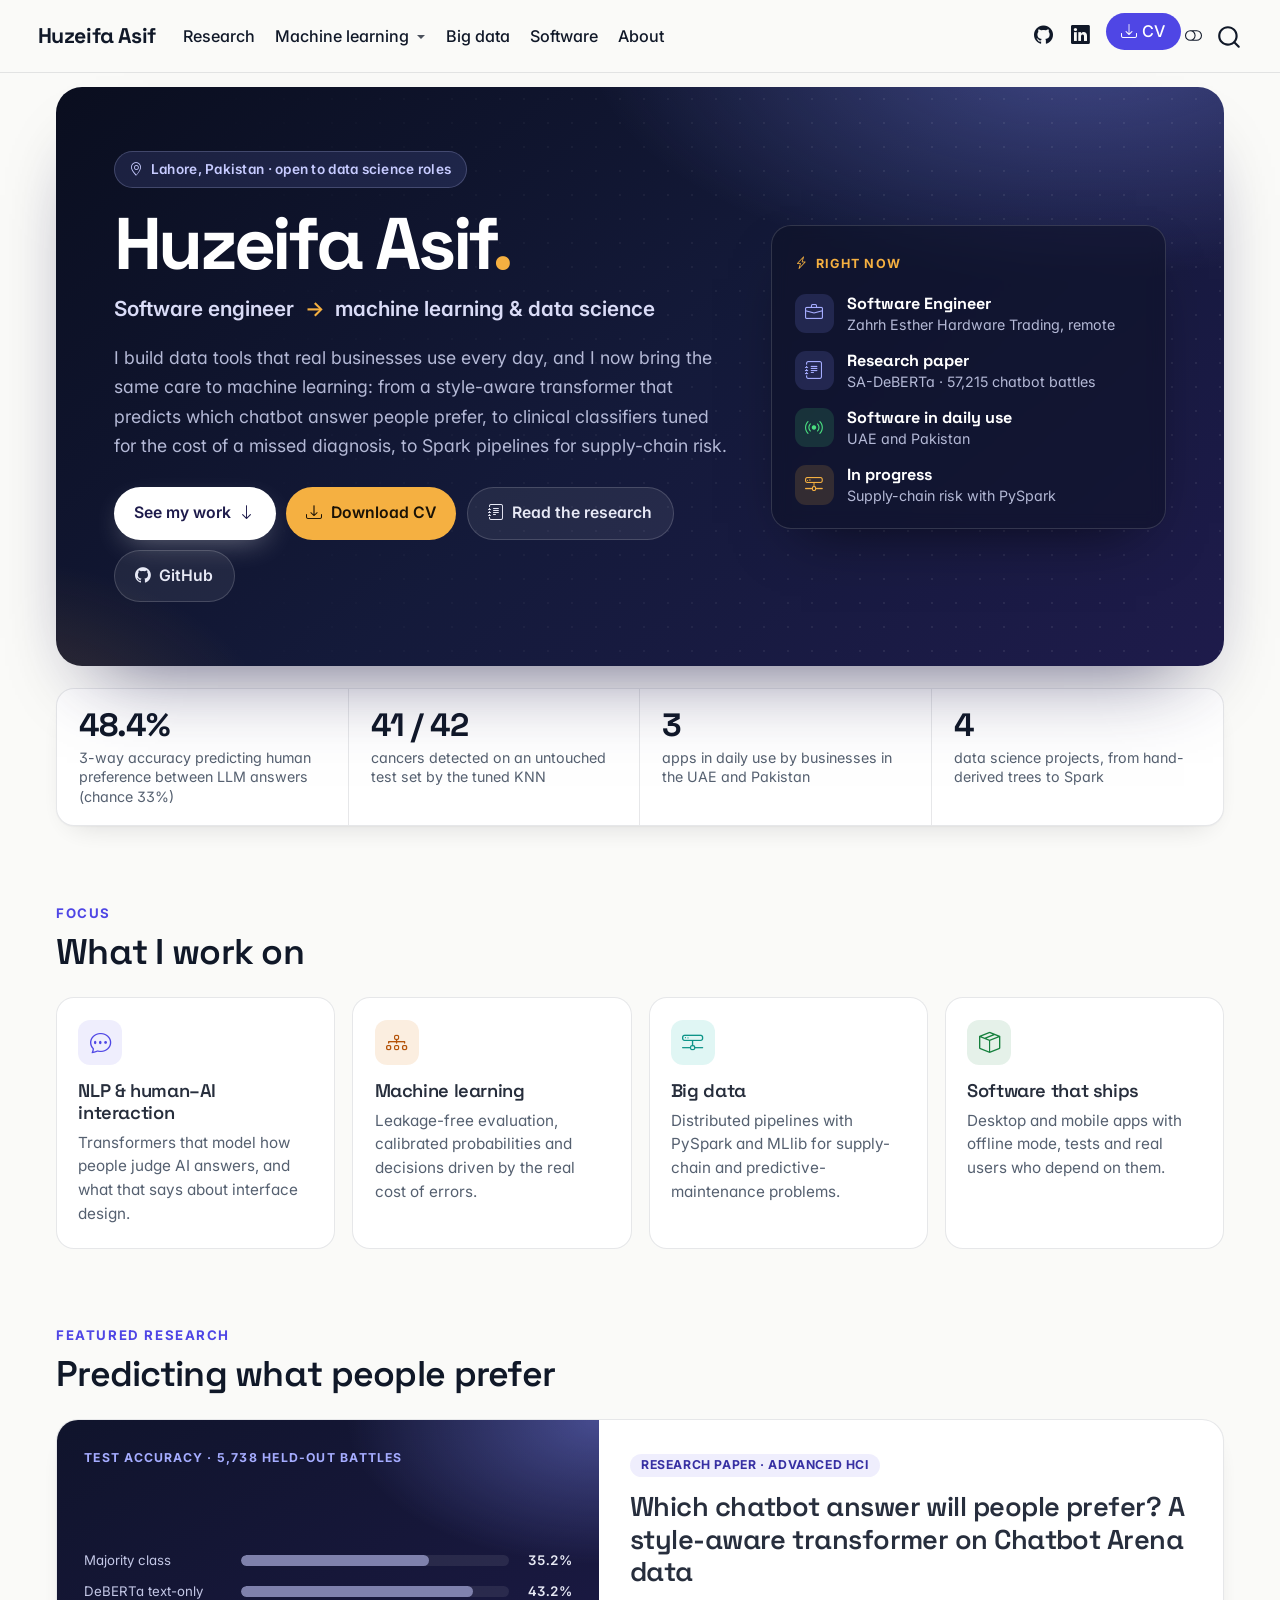
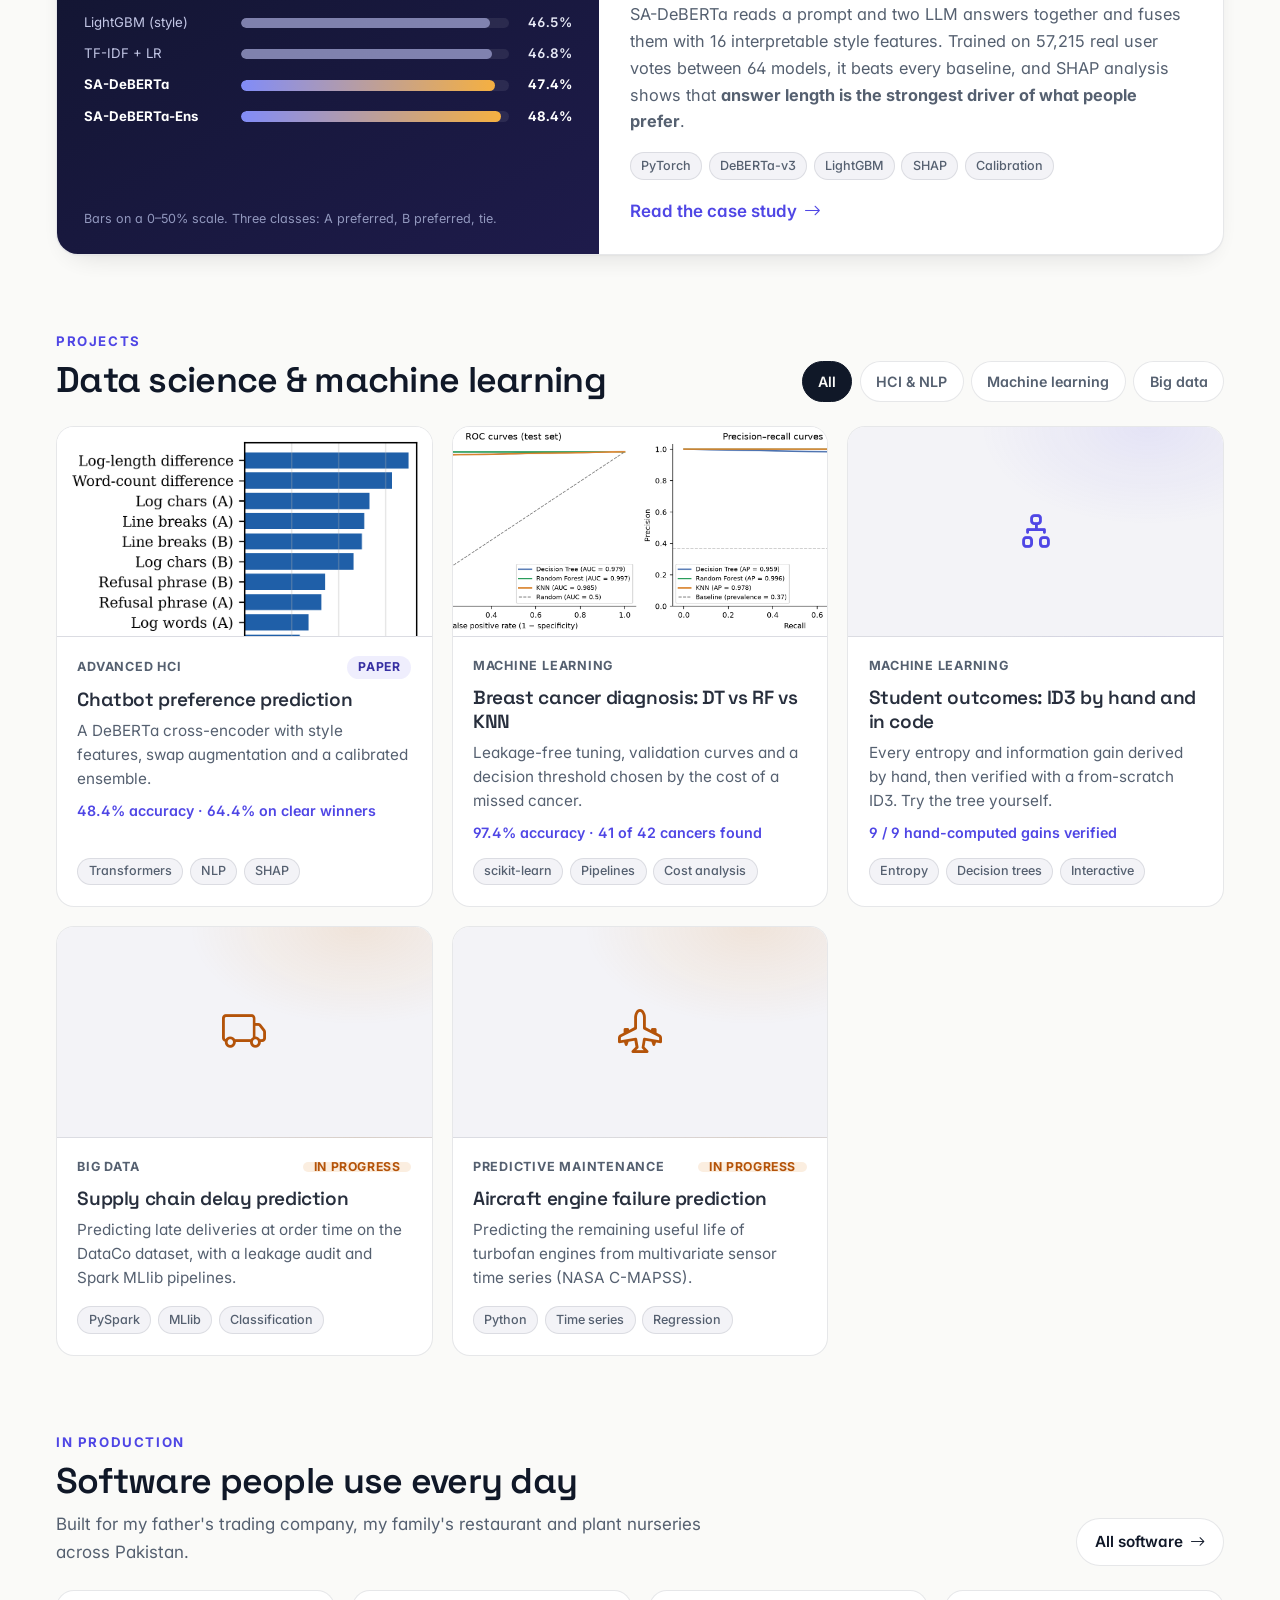
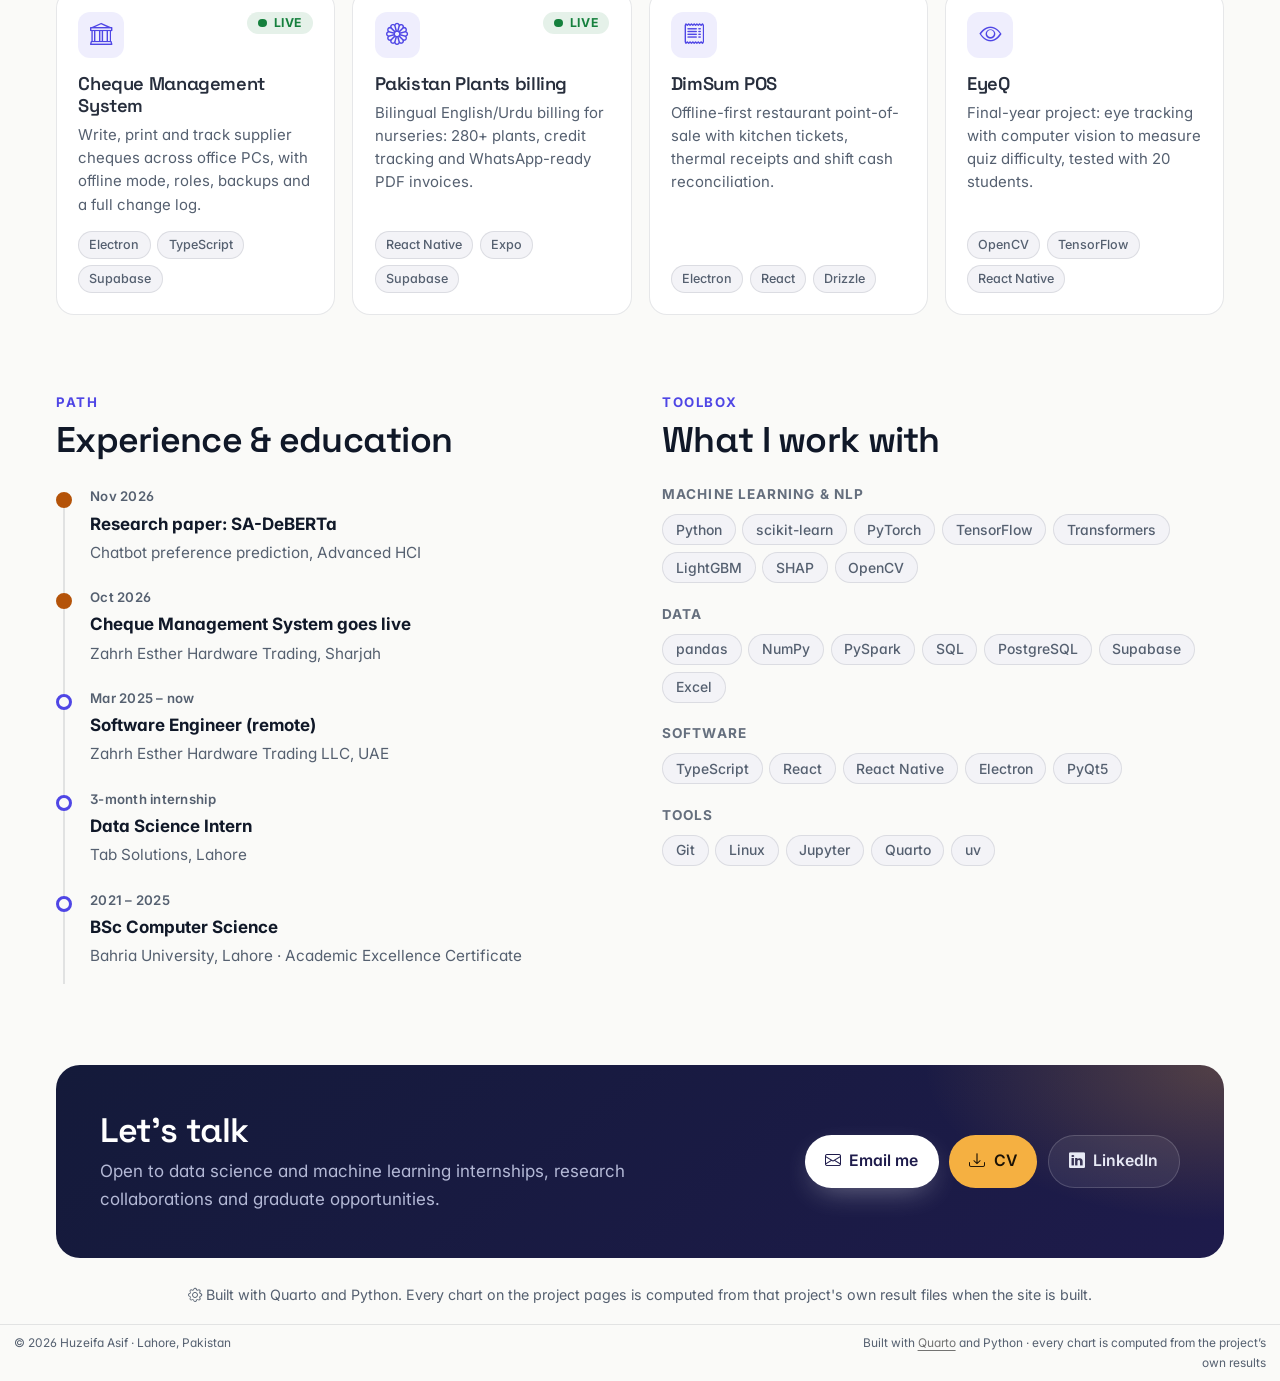
<file: index.html>
<!DOCTYPE html>
<html xmlns="http://www.w3.org/1999/xhtml" lang="en" xml:lang="en"><head>

<meta charset="utf-8">
<meta name="generator" content="quarto-1.10.18">

<meta name="viewport" content="width=device-width, initial-scale=1.0, user-scalable=yes">

<meta name="description" content="Portfolio of Huzeifa Asif: software engineer moving into machine learning and data science. Research on chatbot preference prediction, machine learning, big data with Spark, and software in daily business use.">

<title>Huzeifa Asif · Data Science &amp; Machine Learning – Huzeifa Asif</title>
<style>
/* Default styles provided by pandoc.
** See https://pandoc.org/MANUAL.html#variables-for-html for config info.
*/
span.smallcaps{font-variant: small-caps;}
div.columns{display: flex; gap: 1.5em;}
div.column{flex: auto;}
@media screen {
div.columns{gap: min(4vw, 1.5em);}
div.column{overflow-x: auto;}
}
div.hanging-indent{margin-left: 1.5em; text-indent: -1.5em;}
ul.task-list{list-style: none;}
ul.task-list li input[type="checkbox"] {
  width: 0.8em;
  margin: 0 0.8em 0.2em -1em; /* quarto-specific, see https://github.com/quarto-dev/quarto-cli/issues/4556 */ 
  vertical-align: middle;
}
</style>


<script src="site_libs/quarto-nav/quarto-nav.js"></script>
<script src="site_libs/quarto-nav/headroom.min.js"></script>
<script src="site_libs/clipboard/clipboard.min.js"></script>
<script src="site_libs/quarto-search/autocomplete.umd.js"></script>
<script src="site_libs/quarto-search/fuse.min.js"></script>
<script src="site_libs/quarto-search/quarto-search.js"></script>
<meta name="quarto:offset" content="./">
<link href="./assets/img/favicon.svg" rel="icon" type="image/svg+xml">
<script src="site_libs/quarto-html/quarto.js" type="module"></script>
<script src="site_libs/quarto-html/tabsets/tabsets.js" type="module"></script>
<script src="site_libs/quarto-html/popper.min.js"></script>
<script src="site_libs/quarto-html/tippy.umd.min.js"></script>
<script src="site_libs/quarto-html/anchor.min.js"></script>
<link href="site_libs/quarto-html/tippy.css" rel="stylesheet">
<link href="site_libs/quarto-html/quarto-syntax-highlighting-29f00846dc0b6c361e78d357ae7c4662.css" rel="stylesheet" class="quarto-color-scheme" id="quarto-text-highlighting-styles">
<link href="site_libs/quarto-html/quarto-syntax-highlighting-dark-4c16e6a7dd9201d93b95fe55a277f674.css" rel="stylesheet" class="quarto-color-scheme quarto-color-alternate" id="quarto-text-highlighting-styles">
<link href="site_libs/quarto-html/quarto-syntax-highlighting-29f00846dc0b6c361e78d357ae7c4662.css" rel="stylesheet" class="quarto-color-scheme-extra" id="quarto-text-highlighting-styles">
<script src="site_libs/bootstrap/bootstrap.min.js"></script>
<link href="site_libs/bootstrap/bootstrap-icons.css" rel="stylesheet">
<link href="site_libs/bootstrap/bootstrap-0deb5ab92c2f245a4d733cc28a7e9831.min.css" rel="stylesheet" append-hash="true" class="quarto-color-scheme" id="quarto-bootstrap" data-mode="light">
<link href="site_libs/bootstrap/bootstrap-dark-2bc2b5e8bee6faacbb40768c487b8924.min.css" rel="stylesheet" append-hash="true" class="quarto-color-scheme quarto-color-alternate" id="quarto-bootstrap" data-mode="dark">
<link href="site_libs/bootstrap/bootstrap-0deb5ab92c2f245a4d733cc28a7e9831.min.css" rel="stylesheet" append-hash="true" class="quarto-color-scheme-extra" id="quarto-bootstrap" data-mode="light">
<script id="quarto-search-options" type="application/json">{
  "location": "navbar",
  "copy-button": false,
  "collapse-after": 3,
  "panel-placement": "end",
  "type": "overlay",
  "limit": 50,
  "keyboard-shortcut": [
    "f",
    "/",
    "s"
  ],
  "show-item-context": false,
  "language": {
    "search-no-results-text": "No results",
    "search-matching-documents-text": "matching documents",
    "search-copy-link-title": "Copy link to search",
    "search-hide-matches-text": "Hide additional matches",
    "search-more-match-text": "more match in this document",
    "search-more-matches-text": "more matches in this document",
    "search-clear-button-title": "Clear",
    "search-text-placeholder": "",
    "search-detached-cancel-button-title": "Cancel",
    "search-submit-button-title": "Submit",
    "search-label": "Search"
  }
}</script>
<style>html{ scroll-behavior: smooth; }</style>


<meta property="og:title" content="Huzeifa Asif · Data Science &amp; Machine Learning">
<meta property="og:description" content="Portfolio of Huzeifa Asif: software engineer moving into machine learning and data science. Research on chatbot preference prediction, machine learning, big data with Spark, and software in daily business use.">
<meta property="og:image" content="https://huzeifac7.github.io/assets/figures/hci/Fig5_shap_style.png">
<meta property="og:site_name" content="Huzeifa Asif">
<meta property="og:image:alt" content="SHAP importance of style features">
<meta property="og:image:height" content="780">
<meta property="og:image:width" content="990">
</head>

<body class="nav-fixed quarto-light"><script id="quarto-html-before-body" type="application/javascript">
    const toggleBodyColorMode = (bsSheetEl) => {
      const mode = bsSheetEl.getAttribute("data-mode");
      const bodyEl = window.document.querySelector("body");
      if (mode === "dark") {
        bodyEl.classList.add("quarto-dark");
        bodyEl.classList.remove("quarto-light");
      } else {
        bodyEl.classList.add("quarto-light");
        bodyEl.classList.remove("quarto-dark");
      }
    }
    const toggleBodyColorPrimary = () => {
      const bsSheetEl = window.document.querySelector("link#quarto-bootstrap:not([rel=disabled-stylesheet])");
      if (bsSheetEl) {
        toggleBodyColorMode(bsSheetEl);
      }
    }
    const setColorSchemeToggle = (alternate) => {
      const toggles = window.document.querySelectorAll('.quarto-color-scheme-toggle');
      for (let i=0; i < toggles.length; i++) {
        const toggle = toggles[i];
        if (toggle) {
          if (alternate) {
            toggle.classList.add("alternate");
          } else {
            toggle.classList.remove("alternate");
          }
        }
      }
    };
    const toggleColorMode = (alternate) => {
      // Switch the stylesheets
      const primaryStylesheets = window.document.querySelectorAll('link.quarto-color-scheme:not(.quarto-color-alternate)');
      const alternateStylesheets = window.document.querySelectorAll('link.quarto-color-scheme.quarto-color-alternate');
      manageTransitions('#quarto-margin-sidebar .nav-link', false);
      if (alternate) {
        // note: dark is layered on light, we don't disable primary!
        enableStylesheet(alternateStylesheets);
        for (const sheetNode of alternateStylesheets) {
          if (sheetNode.id === "quarto-bootstrap") {
            toggleBodyColorMode(sheetNode);
          }
        }
      } else {
        disableStylesheet(alternateStylesheets);
        enableStylesheet(primaryStylesheets)
        toggleBodyColorPrimary();
      }
      manageTransitions('#quarto-margin-sidebar .nav-link', true);
      // Switch the toggles
      setColorSchemeToggle(alternate)
      // Hack to workaround the fact that safari doesn't
      // properly recolor the scrollbar when toggling (#1455)
      if (navigator.userAgent.indexOf('Safari') > 0 && navigator.userAgent.indexOf('Chrome') == -1) {
        manageTransitions("body", false);
        window.scrollTo(0, 1);
        setTimeout(() => {
          window.scrollTo(0, 0);
          manageTransitions("body", true);
        }, 40);
      }
    }
    const disableStylesheet = (stylesheets) => {
      for (let i=0; i < stylesheets.length; i++) {
        const stylesheet = stylesheets[i];
        stylesheet.rel = 'disabled-stylesheet';
      }
    }
    const enableStylesheet = (stylesheets) => {
      for (let i=0; i < stylesheets.length; i++) {
        const stylesheet = stylesheets[i];
        if(stylesheet.rel !== 'stylesheet') { // for Chrome, which will still FOUC without this check
          stylesheet.rel = 'stylesheet';
        }
      }
    }
    const manageTransitions = (selector, allowTransitions) => {
      const els = window.document.querySelectorAll(selector);
      for (let i=0; i < els.length; i++) {
        const el = els[i];
        if (allowTransitions) {
          el.classList.remove('notransition');
        } else {
          el.classList.add('notransition');
        }
      }
    }
    const isFileUrl = () => {
      return window.location.protocol === 'file:';
    }
    const hasAlternateSentinel = () => {
      let styleSentinel = getColorSchemeSentinel();
      if (styleSentinel !== null) {
        return styleSentinel === "alternate";
      } else {
        return false;
      }
    }
    const setStyleSentinel = (alternate) => {
      const value = alternate ? "alternate" : "default";
      if (!isFileUrl()) {
        window.localStorage.setItem("quarto-color-scheme", value);
      } else {
        localAlternateSentinel = value;
      }
    }
    const getColorSchemeSentinel = () => {
      if (!isFileUrl()) {
        const storageValue = window.localStorage.getItem("quarto-color-scheme");
        return storageValue != null ? storageValue : localAlternateSentinel;
      } else {
        return localAlternateSentinel;
      }
    }
    const toggleGiscusIfUsed = (isAlternate, darkModeDefault) => {
      const baseTheme = document.querySelector('#giscus-base-theme')?.value ?? 'light';
      const alternateTheme = document.querySelector('#giscus-alt-theme')?.value ?? 'dark';
      let newTheme = '';
      if(authorPrefersDark) {
        newTheme = isAlternate ? baseTheme : alternateTheme;
      } else {
        newTheme = isAlternate ? alternateTheme : baseTheme;
      }
      const changeGiscusTheme = () => {
        // From: https://github.com/giscus/giscus/issues/336
        const sendMessage = (message) => {
          const iframe = document.querySelector('iframe.giscus-frame');
          if (!iframe) return;
          iframe.contentWindow.postMessage({ giscus: message }, 'https://giscus.app');
        }
        sendMessage({
          setConfig: {
            theme: newTheme
          }
        });
      }
      const isGiscussLoaded = window.document.querySelector('iframe.giscus-frame') !== null;
      if (isGiscussLoaded) {
        changeGiscusTheme();
      }
    };
    const authorPrefersDark = false;
    const queryPrefersDark = window.matchMedia('(prefers-color-scheme: dark)');
    const darkModeDefault = queryPrefersDark.matches;
      document.querySelector('link#quarto-text-highlighting-styles.quarto-color-scheme-extra').rel = 'disabled-stylesheet';
      document.querySelector('link#quarto-bootstrap.quarto-color-scheme-extra').rel = 'disabled-stylesheet';
    let localAlternateSentinel = darkModeDefault ? 'alternate' : 'default';
    // Dark / light mode switch
    window.quartoToggleColorScheme = () => {
      // Read the current dark / light value
      let toAlternate = !hasAlternateSentinel();
      toggleColorMode(toAlternate);
      setStyleSentinel(toAlternate);
      toggleGiscusIfUsed(toAlternate, darkModeDefault);
      window.dispatchEvent(new Event('resize'));
    };
    queryPrefersDark.addEventListener("change", e => {
      if(window.localStorage.getItem("quarto-color-scheme") !== null)
        return;
      const alternate = e.matches
      toggleColorMode(alternate);
      localAlternateSentinel = e.matches ? 'alternate' : 'default'; // this is used alongside local storage!
      toggleGiscusIfUsed(alternate, darkModeDefault);
    });
    // Switch to dark mode if need be
    if (hasAlternateSentinel()) {
      toggleColorMode(true);
    } else {
      toggleColorMode(false);
    }
  </script>

<div id="quarto-search-results"></div>
  <header id="quarto-header" class="headroom fixed-top">
    <nav class="navbar navbar-expand-lg " data-bs-theme="dark">
      <div class="navbar-container container-fluid">
      <div class="navbar-brand-container mx-auto">
    <a href="./index.html" class="navbar-brand navbar-brand-logo">
    <img src="./assets/img/favicon.svg" alt="" class="navbar-logo light-content">
    <img src="./assets/img/favicon.svg" alt="" class="navbar-logo dark-content">
    </a>
    <a class="navbar-brand" href="./index.html">
    <span class="navbar-title">Huzeifa Asif</span>
    </a>
  </div>
            <div id="quarto-search" class="" title="Search"></div>
          <button class="navbar-toggler" type="button" data-bs-toggle="collapse" data-bs-target="#navbarCollapse" aria-controls="navbarCollapse" role="menu" aria-expanded="false" aria-label="Toggle navigation" onclick="if (window.quartoToggleHeadroom) { window.quartoToggleHeadroom(); }">
  <span class="navbar-toggler-icon"></span>
</button>
          <div class="collapse navbar-collapse" id="navbarCollapse">
            <ul class="navbar-nav navbar-nav-scroll me-auto">
  <li class="nav-item">
    <a class="nav-link" href="./projects/hci-chatbot-preference.html"> 
<span class="menu-text">Research</span></a>
  </li>  
  <li class="nav-item dropdown ">
    <a class="nav-link dropdown-toggle" href="#" id="nav-menu-machine-learning" role="link" data-bs-toggle="dropdown" aria-expanded="false">
 <span class="menu-text">Machine learning</span>
    </a>
    <ul class="dropdown-menu" aria-labelledby="nav-menu-machine-learning">    
        <li>
    <a class="dropdown-item" href="./projects/ml-breast-cancer.html">
 <span class="dropdown-text">Breast cancer diagnosis: DT vs RF vs KNN</span></a>
  </li>  
        <li>
    <a class="dropdown-item" href="./projects/ml-id3-student-outcomes.html">
 <span class="dropdown-text">Student outcomes: ID3 decision tree</span></a>
  </li>  
    </ul>
  </li>
  <li class="nav-item">
    <a class="nav-link" href="./projects/bigdata-supply-chain.html"> 
<span class="menu-text">Big data</span></a>
  </li>  
  <li class="nav-item">
    <a class="nav-link" href="./software.html"> 
<span class="menu-text">Software</span></a>
  </li>  
  <li class="nav-item">
    <a class="nav-link" href="./about.html"> 
<span class="menu-text">About</span></a>
  </li>  
</ul>
            <ul class="navbar-nav navbar-nav-scroll ms-auto">
  <li class="nav-item compact">
    <a class="nav-link" href="https://github.com/HUZEIFAC7"> <i class="bi bi-github" role="img" aria-label="GitHub">
</i> 
<span class="menu-text"></span></a>
  </li>  
  <li class="nav-item compact">
    <a class="nav-link" href="https://www.linkedin.com/in/huzeifaasif"> <i class="bi bi-linkedin" role="img" aria-label="LinkedIn">
</i> 
<span class="menu-text"></span></a>
  </li>  
  <li class="nav-item">
    <a class="nav-link" href="./assets/cv/Huzeifa_Asif_CV.pdf"> <i class="bi bi-download" role="img">
</i> 
<span class="menu-text">CV</span></a>
  </li>  
</ul>
          </div> <!-- /navcollapse -->
            <div class="quarto-navbar-tools">
  <a href="" class="quarto-color-scheme-toggle quarto-navigation-tool  px-1" onclick="window.quartoToggleColorScheme(); return false;" title="Toggle dark mode"><i class="bi"></i></a>
</div>
      </div> <!-- /container-fluid -->
    </nav>
</header>
<!-- content -->
<div id="quarto-content" class="quarto-container page-columns page-rows-contents page-layout-full page-navbar">
<!-- sidebar -->
<!-- margin-sidebar -->
    
<!-- main -->
<main class="content column-page" id="quarto-document-content">


<header id="title-block-header" class="quarto-title-block default">
<div class="quarto-title">
<h1 class="title">Huzeifa Asif · Data Science &amp; Machine Learning</h1>
</div>

<div>
  <div class="description">
    Portfolio of Huzeifa Asif: software engineer moving into machine learning and data science. Research on chatbot preference prediction, machine learning, big data with Spark, and software in daily business use.
  </div>
</div>


<div class="quarto-title-meta column-page">

    
  
    
  </div>
  


</header>


<section class="hero">
  <div class="hero-inner">
    <div class="hero-text">
      <span class="eyebrow"><i class="bi bi-geo-alt"></i> Lahore, Pakistan · open to data science roles</span>
      <h1 class="hero-name">Huzeifa Asif<span class="dot">.</span></h1>
      <p class="hero-role">Software engineer <span class="arrow">→</span> machine learning &amp; data science</p>
      <p class="hero-lead">
        I build data tools that real businesses use every day, and I now bring the same care to
        machine learning: from a style-aware transformer that predicts which chatbot answer people
        prefer, to clinical classifiers tuned for the cost of a missed diagnosis, to Spark pipelines
        for supply-chain risk.
      </p>
      <div class="hero-cta">
        <a class="btn-hero primary" href="#work">See my work <i class="bi bi-arrow-down"></i></a>
        <a class="btn-hero accent" href="assets/cv/Huzeifa_Asif_CV.pdf" download=""><i class="bi bi-download"></i> Download CV</a>
        <a class="btn-hero ghost" href="projects/hci-chatbot-preference.html"><i class="bi bi-journal-text"></i> Read the research</a>
        <a class="btn-hero ghost" href="https://github.com/HUZEIFAC7"><i class="bi bi-github"></i> GitHub</a>
      </div>
    </div>
    <div class="hero-now" role="complementary" aria-label="Right now">
      <span class="now-title"><i class="bi bi-lightning-charge"></i> Right now</span>
      <ul>
        <li><i class="bi bi-briefcase"></i><div><b>Software Engineer</b>Zahrh Esther Hardware Trading, remote</div></li>
        <li><i class="bi bi-journal-text"></i><div><b>Research paper</b>SA-DeBERTa · 57,215 chatbot battles</div></li>
        <li><i class="bi bi-broadcast live"></i><div><b>Software in daily use</b>UAE and Pakistan</div></li>
        <li><i class="bi bi-hdd-network amber"></i><div><b>In progress</b>Supply-chain risk with PySpark</div></li>
      </ul>
    </div>
  </div>
</section>

<div class="stat-strip">
  <div><b>48.4%</b><span>3-way accuracy predicting human preference between LLM answers (chance 33%)</span></div>
  <div><b>41 / 42</b><span>cancers detected on an untouched test set by the tuned KNN</span></div>
  <div><b>3</b><span>apps in daily use by businesses in the UAE and Pakistan</span></div>
  <div><b>4</b><span>data science projects, from hand-derived trees to Spark</span></div>
</div>

<section class="block">
  <div class="block-head">
    <div><span class="kicker">Focus</span><h2 class="anchored">What I work on</h2></div>
  </div>
  <div class="pillars">
    <div class="pillar">
      <div class="p-icon"><i class="bi bi-chat-dots"></i></div>
      <h3 class="anchored">NLP &amp; human–AI interaction</h3>
      <p>Transformers that model how people judge AI answers, and what that says about interface design.</p>
    </div>
    <div class="pillar">
      <div class="p-icon"><i class="bi bi-diagram-3"></i></div>
      <h3 class="anchored">Machine learning</h3>
      <p>Leakage-free evaluation, calibrated probabilities and decisions driven by the real cost of errors.</p>
    </div>
    <div class="pillar">
      <div class="p-icon"><i class="bi bi-hdd-network"></i></div>
      <h3 class="anchored">Big data</h3>
      <p>Distributed pipelines with PySpark and MLlib for supply-chain and predictive-maintenance problems.</p>
    </div>
    <div class="pillar">
      <div class="p-icon"><i class="bi bi-box-seam"></i></div>
      <h3 class="anchored">Software that ships</h3>
      <p>Desktop and mobile apps with offline mode, tests and real users who depend on them.</p>
    </div>
  </div>
</section>

<section id="work" class="block">
  <div class="block-head">
    <div><span class="kicker">Featured research</span><h2 class="anchored">Predicting what people prefer</h2></div>
  </div>
  <a class="feature" href="projects/hci-chatbot-preference.html">
    <div class="feature-art">
      <span class="fa-title">Test accuracy · 5,738 held-out battles</span>
      <div class="mini-bars" role="img" aria-label="Accuracy: majority class 35.2%, text-only DeBERTa 43.2%, LightGBM 46.5%, TF-IDF 46.8%, SA-DeBERTa 47.4%, ensemble 48.4%">
        <div class="mini-bar"><span class="lbl">Majority class</span><span class="track"><span class="fill" style="width:70.3%"></span></span><span class="val">35.2%</span></div>
        <div class="mini-bar"><span class="lbl">DeBERTa text-only</span><span class="track"><span class="fill" style="width:86.4%"></span></span><span class="val">43.2%</span></div>
        <div class="mini-bar"><span class="lbl">LightGBM (style)</span><span class="track"><span class="fill" style="width:92.9%"></span></span><span class="val">46.5%</span></div>
        <div class="mini-bar"><span class="lbl">TF-IDF + LR</span><span class="track"><span class="fill" style="width:93.7%"></span></span><span class="val">46.8%</span></div>
        <div class="mini-bar me"><span class="lbl">SA-DeBERTa</span><span class="track"><span class="fill" style="width:94.7%"></span></span><span class="val">47.4%</span></div>
        <div class="mini-bar me"><span class="lbl">SA-DeBERTa-Ens</span><span class="track"><span class="fill" style="width:96.8%"></span></span><span class="val">48.4%</span></div>
      </div>
      <span class="fa-note">Bars on a 0–50% scale. Three classes: A preferred, B preferred, tie.</span>
    </div>
    <div class="feature-body">
      <span class="badge-status research">Research paper · Advanced HCI</span>
      <h3 class="anchored">Which chatbot answer will people prefer? A style-aware transformer on Chatbot Arena data</h3>
      <p>SA-DeBERTa reads a prompt and two LLM answers together and fuses them with 16
         interpretable style features. Trained on 57,215 real user votes between 64 models, it beats
         every baseline, and SHAP analysis shows that <b>answer length is the strongest driver of what
         people prefer</b>.</p>
      <div class="chips"><span>PyTorch</span><span>DeBERTa-v3</span><span>LightGBM</span><span>SHAP</span><span>Calibration</span></div>
      <span class="more">Read the case study <i class="bi bi-arrow-right"></i></span>
    </div>
  </a>
</section>

<section class="block">
  <div class="block-head">
    <div><span class="kicker">Projects</span><h2 class="anchored">Data science &amp; machine learning</h2></div>
    <div class="filters" role="group" aria-label="Filter projects">
      <button type="button" data-filter="all" aria-pressed="true">All</button>
      <button type="button" data-filter="hci" aria-pressed="false">HCI &amp; NLP</button>
      <button type="button" data-filter="ml" aria-pressed="false">Machine learning</button>
      <button type="button" data-filter="bigdata" aria-pressed="false">Big data</button>
    </div>
  </div>
  <div class="card-grid" id="project-grid">
    <a class="wcard" data-tags="hci ml" href="projects/hci-chatbot-preference.html">
      <div class="thumb"><img src="assets/figures/hci/Fig5_shap_style.png" alt="SHAP importance of style features"></div>
      <div class="wbody">
        <div class="meta"><span class="org">Advanced HCI</span><span class="badge-status research">Paper</span></div>
        <h3 class="anchored">Chatbot preference prediction</h3>
        <p>A DeBERTa cross-encoder with style features, swap augmentation and a calibrated ensemble.</p>
        <p class="result">48.4% accuracy · 64.4% on clear winners</p>
        <div class="chips"><span>Transformers</span><span>NLP</span><span>SHAP</span></div>
      </div>
    </a>
    <a class="wcard" data-tags="ml" href="projects/ml-breast-cancer.html">
      <div class="thumb"><img src="assets/figures/ml/fig2_roc_pr_curves.png" alt="ROC and precision-recall curves"></div>
      <div class="wbody">
        <div class="meta"><span class="org">Machine learning</span></div>
        <h3 class="anchored">Breast cancer diagnosis: DT vs RF vs KNN</h3>
        <p>Leakage-free tuning, validation curves and a decision threshold chosen by the cost of a missed cancer.</p>
        <p class="result">97.4% accuracy · 41 of 42 cancers found</p>
        <div class="chips"><span>scikit-learn</span><span>Pipelines</span><span>Cost analysis</span></div>
      </div>
    </a>
    <a class="wcard" data-tags="ml" href="projects/ml-id3-student-outcomes.html">
      <div class="thumb icon"><i class="bi bi-diagram-2"></i></div>
      <div class="wbody">
        <div class="meta"><span class="org">Machine learning</span></div>
        <h3 class="anchored">Student outcomes: ID3 by hand and in code</h3>
        <p>Every entropy and information gain derived by hand, then verified with a from-scratch ID3. Try the tree yourself.</p>
        <p class="result">9 / 9 hand-computed gains verified</p>
        <div class="chips"><span>Entropy</span><span>Decision trees</span><span>Interactive</span></div>
      </div>
    </a>
    <a class="wcard" data-tags="bigdata ml" href="projects/bigdata-supply-chain.html">
      <div class="thumb icon amber"><i class="bi bi-truck"></i></div>
      <div class="wbody">
        <div class="meta"><span class="org">Big data</span><span class="badge-status progress">In progress</span></div>
        <h3 class="anchored">Supply chain delay prediction</h3>
        <p>Predicting late deliveries at order time on the DataCo dataset, with a leakage audit and Spark MLlib pipelines.</p>
        <div class="chips"><span>PySpark</span><span>MLlib</span><span>Classification</span></div>
      </div>
    </a>
    <div class="wcard" data-tags="bigdata ml">
      <div class="thumb icon amber"><i class="bi bi-airplane-engines"></i></div>
      <div class="wbody">
        <div class="meta"><span class="org">Predictive maintenance</span><span class="badge-status progress">In progress</span></div>
        <h3 class="anchored">Aircraft engine failure prediction</h3>
        <p>Predicting the remaining useful life of turbofan engines from multivariate sensor time series (NASA C-MAPSS).</p>
        <div class="chips"><span>Python</span><span>Time series</span><span>Regression</span></div>
      </div>
    </div>
  </div>
</section>

<section class="block">
  <div class="block-head">
    <div><span class="kicker">In production</span><h2 class="anchored">Software people use every day</h2>
    <p>Built for my father's trading company, my family's restaurant and plant nurseries across Pakistan.</p></div>
    <a class="btn-hz" href="software.html">All software <i class="bi bi-arrow-right"></i></a>
  </div>
  <div class="dev-grid">
    <a class="dcard" href="software.html#cheque-system">
      <div class="d-top"><div class="d-icon"><i class="bi bi-bank"></i></div><span class="badge-status live">Live</span></div>
      <h3 class="anchored">Cheque Management System</h3>
      <p>Write, print and track supplier cheques across office PCs, with offline mode, roles, backups and a full change log.</p>
      <div class="chips"><span>Electron</span><span>TypeScript</span><span>Supabase</span></div>
    </a>
    <a class="dcard" href="software.html#pakistan-plants-billing">
      <div class="d-top"><div class="d-icon"><i class="bi bi-flower1"></i></div><span class="badge-status live">Live</span></div>
      <h3 class="anchored">Pakistan Plants billing</h3>
      <p>Bilingual English/Urdu billing for nurseries: 280+ plants, credit tracking and WhatsApp-ready PDF invoices.</p>
      <div class="chips"><span>React Native</span><span>Expo</span><span>Supabase</span></div>
    </a>
    <a class="dcard" href="software.html#dimsum-pos">
      <div class="d-top"><div class="d-icon"><i class="bi bi-receipt"></i></div></div>
      <h3 class="anchored">DimSum POS</h3>
      <p>Offline-first restaurant point-of-sale with kitchen tickets, thermal receipts and shift cash reconciliation.</p>
      <div class="chips"><span>Electron</span><span>React</span><span>Drizzle</span></div>
    </a>
    <a class="dcard" href="software.html#eyeq">
      <div class="d-top"><div class="d-icon"><i class="bi bi-eye"></i></div></div>
      <h3 class="anchored">EyeQ</h3>
      <p>Final-year project: eye tracking with computer vision to measure quiz difficulty, tested with 20 students.</p>
      <div class="chips"><span>OpenCV</span><span>TensorFlow</span><span>React Native</span></div>
    </a>
  </div>
</section>

<section class="block two-col">
  <div>
    <div class="block-head"><div><span class="kicker">Path</span><h2 class="anchored">Experience &amp; education</h2></div></div>
    <ol class="timeline">
      <li class="hl"><span class="when">Nov 2026</span><b>Research paper: SA-DeBERTa</b><em>Chatbot preference prediction, Advanced HCI</em></li>
      <li class="hl"><span class="when">Oct 2026</span><b>Cheque Management System goes live</b><em>Zahrh Esther Hardware Trading, Sharjah</em></li>
      <li><span class="when">Mar 2025 – now</span><b>Software Engineer (remote)</b><em>Zahrh Esther Hardware Trading LLC, UAE</em></li>
      <li><span class="when">3-month internship</span><b>Data Science Intern</b><em>Tab Solutions, Lahore</em></li>
      <li><span class="when">2021 – 2025</span><b>BSc Computer Science</b><em>Bahria University, Lahore · Academic Excellence Certificate</em></li>
    </ol>
  </div>
  <div>
    <div class="block-head"><div><span class="kicker">Toolbox</span><h2 class="anchored">What I work with</h2></div></div>
    <div class="toolbox">
      <h4 class="anchored">Machine learning &amp; NLP</h4>
      <div class="chips lg"><span>Python</span><span>scikit-learn</span><span>PyTorch</span><span>TensorFlow</span><span>Transformers</span><span>LightGBM</span><span>SHAP</span><span>OpenCV</span></div>
      <h4 class="anchored">Data</h4>
      <div class="chips lg"><span>pandas</span><span>NumPy</span><span>PySpark</span><span>SQL</span><span>PostgreSQL</span><span>Supabase</span><span>Excel</span></div>
      <h4 class="anchored">Software</h4>
      <div class="chips lg"><span>TypeScript</span><span>React</span><span>React Native</span><span>Electron</span><span>PyQt5</span></div>
      <h4 class="anchored">Tools</h4>
      <div class="chips lg"><span>Git</span><span>Linux</span><span>Jupyter</span><span>Quarto</span><span>uv</span></div>
    </div>
  </div>
</section>

<section class="cta-band">
  <div>
    <h2 class="anchored">Let's talk</h2>
    <p>Open to data science and machine learning internships, research collaborations and graduate opportunities.</p>
  </div>
  <div class="hero-cta">
    <a class="btn-hero primary" href="mailto:huzeifa888@gmail.com"><i class="bi bi-envelope"></i> Email me</a>
    <a class="btn-hero accent" href="assets/cv/Huzeifa_Asif_CV.pdf" download=""><i class="bi bi-download"></i> CV</a>
    <a class="btn-hero ghost" href="https://www.linkedin.com/in/huzeifaasif"><i class="bi bi-linkedin"></i> LinkedIn</a>
  </div>
</section>

<p class="built-note"><i class="bi bi-gear"></i> Built with Quarto and Python. Every chart on the project
pages is computed from that project's own result files when the site is built.</p>

<script>
document.addEventListener("DOMContentLoaded", () => {
  const buttons = document.querySelectorAll(".filters button");
  const cards = document.querySelectorAll("#project-grid .wcard");
  buttons.forEach(b => b.addEventListener("click", () => {
    const f = b.dataset.filter;
    buttons.forEach(x => x.setAttribute("aria-pressed", x === b ? "true" : "false"));
    cards.forEach(c => c.classList.toggle("hidden", f !== "all" && !c.dataset.tags.split(" ").includes(f)));
  }));
});
</script>



<a onclick="window.scrollTo(0, 0); return false;" role="button" id="quarto-back-to-top"><i class="bi bi-arrow-up"></i> Back to top</a></main> <!-- /main -->
<script id="quarto-html-after-body" type="application/javascript">
  window.document.addEventListener("DOMContentLoaded", function (event) {
    // Ensure there is a toggle, if there isn't float one in the top right
    if (window.document.querySelector('.quarto-color-scheme-toggle') === null) {
      const a = window.document.createElement('a');
      a.classList.add('top-right');
      a.classList.add('quarto-color-scheme-toggle');
      a.href = "";
      a.onclick = function() { try { window.quartoToggleColorScheme(); } catch {} return false; };
      const i = window.document.createElement("i");
      i.classList.add('bi');
      a.appendChild(i);
      window.document.body.appendChild(a);
    }
    setColorSchemeToggle(hasAlternateSentinel())
    const icon = "";
    const anchorJS = new window.AnchorJS();
    anchorJS.options = {
      placement: 'right',
      icon: icon
    };
    anchorJS.add('.anchored');
    const isCodeAnnotation = (el) => {
      for (const clz of el.classList) {
        if (clz.startsWith('code-annotation-')) {                     
          return true;
        }
      }
      return false;
    }
    const onCopySuccess = function(e) {
      // button target
      const button = e.trigger;
      // don't keep focus
      button.blur();
      // flash "checked"
      button.classList.add('code-copy-button-checked');
      var currentTitle = button.getAttribute("title");
      button.setAttribute("title", "Copied!");
      let tooltip;
      if (window.bootstrap) {
        button.setAttribute("data-bs-toggle", "tooltip");
        button.setAttribute("data-bs-placement", "left");
        button.setAttribute("data-bs-title", "Copied!");
        tooltip = new bootstrap.Tooltip(button, 
          { trigger: "manual", 
            customClass: "code-copy-button-tooltip",
            offset: [0, -8]});
        tooltip.show();    
      }
      setTimeout(function() {
        if (tooltip) {
          tooltip.hide();
          button.removeAttribute("data-bs-title");
          button.removeAttribute("data-bs-toggle");
          button.removeAttribute("data-bs-placement");
        }
        button.setAttribute("title", currentTitle);
        button.classList.remove('code-copy-button-checked');
      }, 1000);
      // clear code selection
      e.clearSelection();
    }
    const getTextToCopy = function(trigger) {
      const outerScaffold = trigger.parentElement.cloneNode(true);
      const codeEl = outerScaffold.querySelector('code');
      for (const childEl of codeEl.children) {
        if (isCodeAnnotation(childEl)) {
          childEl.remove();
        }
      }
      return codeEl.innerText;
    }
    const clipboard = new window.ClipboardJS('.code-copy-button:not([data-in-quarto-modal])', {
      text: getTextToCopy
    });
    clipboard.on('success', onCopySuccess);
    if (window.document.getElementById('quarto-embedded-source-code-modal')) {
      const clipboardModal = new window.ClipboardJS('.code-copy-button[data-in-quarto-modal]', {
        text: getTextToCopy,
        container: window.document.getElementById('quarto-embedded-source-code-modal')
      });
      clipboardModal.on('success', onCopySuccess);
    }
      var localhostRegex = new RegExp(/^(?:http|https):\/\/localhost\:?[0-9]*\//);
      var mailtoRegex = new RegExp(/^mailto:/);
        var filterRegex = new RegExp("https:\/\/huzeifac7\.github\.io");
      var isInternal = (href) => {
          return filterRegex.test(href) || localhostRegex.test(href) || mailtoRegex.test(href);
      }
      // Inspect non-navigation links and adorn them if external
     var links = window.document.querySelectorAll('a[href]:not(.nav-link):not(.navbar-brand):not(.toc-action):not(.sidebar-link):not(.sidebar-item-toggle):not(.pagination-link):not(.no-external):not([aria-hidden]):not(.dropdown-item):not(.quarto-navigation-tool):not(.about-link)');
      for (var i=0; i<links.length; i++) {
        const link = links[i];
        if (!isInternal(link.href)) {
          // undo the damage that might have been done by quarto-nav.js in the case of
          // links that we want to consider external
          if (link.dataset.originalHref !== undefined) {
            link.href = link.dataset.originalHref;
          }
            // target, if specified
            link.setAttribute("target", "_blank");
            if (link.getAttribute("rel") === null) {
              link.setAttribute("rel", "noopener");
            }
        }
      }
    function tippyHover(el, contentFn, onTriggerFn, onUntriggerFn) {
      const config = {
        allowHTML: true,
        maxWidth: 500,
        delay: 100,
        arrow: false,
        appendTo: function(el) {
            return el.parentElement;
        },
        interactive: true,
        interactiveBorder: 10,
        theme: 'quarto',
        placement: 'bottom-start',
      };
      if (contentFn) {
        config.content = contentFn;
      }
      if (onTriggerFn) {
        config.onTrigger = onTriggerFn;
      }
      if (onUntriggerFn) {
        config.onUntrigger = onUntriggerFn;
      }
      window.tippy(el, config); 
    }
    const noterefs = window.document.querySelectorAll('a[role="doc-noteref"]');
    for (var i=0; i<noterefs.length; i++) {
      const ref = noterefs[i];
      tippyHover(ref, function() {
        // use id or data attribute instead here
        let href = ref.getAttribute('data-footnote-href') || ref.getAttribute('href');
        try { href = new URL(href).hash; } catch {}
        const id = href.replace(/^#\/?/, "");
        const note = window.document.getElementById(id);
        if (note) {
          return note.innerHTML;
        } else {
          return "";
        }
      });
    }
    const xrefs = window.document.querySelectorAll('a.quarto-xref');
    const processXRef = (id, note) => {
      // Strip column container classes
      const stripColumnClz = (el) => {
        el.classList.remove("page-full", "page-columns");
        if (el.children) {
          for (const child of el.children) {
            stripColumnClz(child);
          }
        }
      }
      stripColumnClz(note)
      if (id === null || id.startsWith('sec-')) {
        // Special case sections, only their first couple elements
        const container = document.createElement("div");
        if (note.children && note.children.length > 2) {
          container.appendChild(note.children[0].cloneNode(true));
          for (let i = 1; i < note.children.length; i++) {
            const child = note.children[i];
            if (child.tagName === "P" && child.innerText === "") {
              continue;
            } else {
              container.appendChild(child.cloneNode(true));
              break;
            }
          }
          if (window.Quarto?.typesetMath) {
            window.Quarto.typesetMath(container);
          }
          return container.innerHTML
        } else {
          if (window.Quarto?.typesetMath) {
            window.Quarto.typesetMath(note);
          }
          return note.innerHTML;
        }
      } else {
        // Remove any anchor links if they are present
        const anchorLink = note.querySelector('a.anchorjs-link');
        if (anchorLink) {
          anchorLink.remove();
        }
        if (window.Quarto?.typesetMath) {
          window.Quarto.typesetMath(note);
        }
        if (note.classList.contains("callout")) {
          return note.outerHTML;
        } else {
          return note.innerHTML;
        }
      }
    }
    for (var i=0; i<xrefs.length; i++) {
      const xref = xrefs[i];
      tippyHover(xref, undefined, function(instance) {
        instance.disable();
        let url = xref.getAttribute('href');
        let hash = undefined; 
        if (url.startsWith('#')) {
          hash = url;
        } else {
          try { hash = new URL(url).hash; } catch {}
        }
        if (hash) {
          const id = hash.replace(/^#\/?/, "");
          const note = window.document.getElementById(id);
          if (note !== null) {
            try {
              const html = processXRef(id, note.cloneNode(true));
              instance.setContent(html);
            } finally {
              instance.enable();
              instance.show();
            }
          } else {
            // See if we can fetch this
            fetch(url.split('#')[0])
            .then(res => res.text())
            .then(html => {
              const parser = new DOMParser();
              const htmlDoc = parser.parseFromString(html, "text/html");
              const note = htmlDoc.getElementById(id);
              if (note !== null) {
                const html = processXRef(id, note);
                instance.setContent(html);
              } 
            }).finally(() => {
              instance.enable();
              instance.show();
            });
          }
        } else {
          // See if we can fetch a full url (with no hash to target)
          // This is a special case and we should probably do some content thinning / targeting
          fetch(url)
          .then(res => res.text())
          .then(html => {
            const parser = new DOMParser();
            const htmlDoc = parser.parseFromString(html, "text/html");
            const note = htmlDoc.querySelector('main.content');
            if (note !== null) {
              // This should only happen for chapter cross references
              // (since there is no id in the URL)
              // remove the first header
              if (note.children.length > 0 && note.children[0].tagName === "HEADER") {
                note.children[0].remove();
              }
              const html = processXRef(null, note);
              instance.setContent(html);
            } 
          }).finally(() => {
            instance.enable();
            instance.show();
          });
        }
      }, function(instance) {
      });
    }
        let selectedAnnoteEl;
        const selectorForAnnotation = ( cell, annotation) => {
          let cellAttr = 'data-code-cell="' + cell + '"';
          let lineAttr = 'data-code-annotation="' +  annotation + '"';
          const selector = 'span[' + cellAttr + '][' + lineAttr + ']';
          return selector;
        }
        const selectCodeLines = (annoteEl) => {
          const doc = window.document;
          const targetCell = annoteEl.getAttribute("data-target-cell");
          const targetAnnotation = annoteEl.getAttribute("data-target-annotation");
          const annoteSpan = window.document.querySelector(selectorForAnnotation(targetCell, targetAnnotation));
          const lines = annoteSpan.getAttribute("data-code-lines").split(",");
          const lineIds = lines.map((line) => {
            return targetCell + "-" + line;
          })
          let top = null;
          let height = null;
          let parent = null;
          if (lineIds.length > 0) {
              //compute the position of the single el (top and bottom and make a div)
              const el = window.document.getElementById(lineIds[0]);
              top = el.offsetTop;
              height = el.offsetHeight;
              parent = el.parentElement.parentElement;
            if (lineIds.length > 1) {
              const lastEl = window.document.getElementById(lineIds[lineIds.length - 1]);
              const bottom = lastEl.offsetTop + lastEl.offsetHeight;
              height = bottom - top;
            }
            if (top !== null && height !== null && parent !== null) {
              // cook up a div (if necessary) and position it 
              let div = window.document.getElementById("code-annotation-line-highlight");
              if (div === null) {
                div = window.document.createElement("div");
                div.setAttribute("id", "code-annotation-line-highlight");
                div.style.position = 'absolute';
                parent.appendChild(div);
              }
              div.style.top = top - 2 + "px";
              div.style.height = height + 4 + "px";
              div.style.left = 0;
              let gutterDiv = window.document.getElementById("code-annotation-line-highlight-gutter");
              if (gutterDiv === null) {
                gutterDiv = window.document.createElement("div");
                gutterDiv.setAttribute("id", "code-annotation-line-highlight-gutter");
                gutterDiv.style.position = 'absolute';
                const codeCell = window.document.getElementById(targetCell);
                const gutter = codeCell.querySelector('.code-annotation-gutter');
                gutter.appendChild(gutterDiv);
              }
              gutterDiv.style.top = top - 2 + "px";
              gutterDiv.style.height = height + 4 + "px";
            }
            selectedAnnoteEl = annoteEl;
          }
        };
        const unselectCodeLines = () => {
          const elementsIds = ["code-annotation-line-highlight", "code-annotation-line-highlight-gutter"];
          elementsIds.forEach((elId) => {
            const div = window.document.getElementById(elId);
            if (div) {
              div.remove();
            }
          });
          selectedAnnoteEl = undefined;
        };
          // Handle positioning of the toggle
      window.addEventListener(
        "resize",
        throttle(() => {
          elRect = undefined;
          if (selectedAnnoteEl) {
            selectCodeLines(selectedAnnoteEl);
          }
        }, 10)
      );
      function throttle(fn, ms) {
      let throttle = false;
      let timer;
        return (...args) => {
          if(!throttle) { // first call gets through
              fn.apply(this, args);
              throttle = true;
          } else { // all the others get throttled
              if(timer) clearTimeout(timer); // cancel #2
              timer = setTimeout(() => {
                fn.apply(this, args);
                timer = throttle = false;
              }, ms);
          }
        };
      }
        // Attach click handler to the DT
        const annoteDls = window.document.querySelectorAll('dt[data-target-cell]');
        for (const annoteDlNode of annoteDls) {
          annoteDlNode.addEventListener('click', (event) => {
            const clickedEl = event.target;
            if (clickedEl !== selectedAnnoteEl) {
              unselectCodeLines();
              const activeEl = window.document.querySelector('dt[data-target-cell].code-annotation-active');
              if (activeEl) {
                activeEl.classList.remove('code-annotation-active');
              }
              selectCodeLines(clickedEl);
              clickedEl.classList.add('code-annotation-active');
            } else {
              // Unselect the line
              unselectCodeLines();
              clickedEl.classList.remove('code-annotation-active');
            }
          });
        }
    const findCites = (el) => {
      const parentEl = el.parentElement;
      if (parentEl) {
        const cites = parentEl.dataset.cites;
        if (cites) {
          return {
            el,
            cites: cites.split(' ')
          };
        } else {
          return findCites(el.parentElement)
        }
      } else {
        return undefined;
      }
    };
    var bibliorefs = window.document.querySelectorAll('a[role="doc-biblioref"]');
    for (var i=0; i<bibliorefs.length; i++) {
      const ref = bibliorefs[i];
      const citeInfo = findCites(ref);
      if (citeInfo) {
        tippyHover(citeInfo.el, function() {
          var popup = window.document.createElement('div');
          citeInfo.cites.forEach(function(cite) {
            var citeDiv = window.document.createElement('div');
            citeDiv.classList.add('hanging-indent');
            citeDiv.classList.add('csl-entry');
            var biblioDiv = window.document.getElementById('ref-' + cite);
            if (biblioDiv) {
              citeDiv.innerHTML = biblioDiv.innerHTML;
            }
            popup.appendChild(citeDiv);
          });
          return popup.innerHTML;
        });
      }
    }
  });
  </script>
</div> <!-- /content -->
<footer class="footer">
  <div class="nav-footer">
    <div class="nav-footer-left">
<p>© 2026 Huzeifa Asif · Lahore, Pakistan</p>
</div>   
    <div class="nav-footer-center">
      &nbsp;
    </div>
    <div class="nav-footer-right">
<p>Built with <a href="https://quarto.org">Quarto</a> and Python · every chart is computed from the project’s own results</p>
</div>
  </div>
</footer>




<script src="site_libs/quarto-html/zenscroll-min.js"></script>
</body></html>
</file>
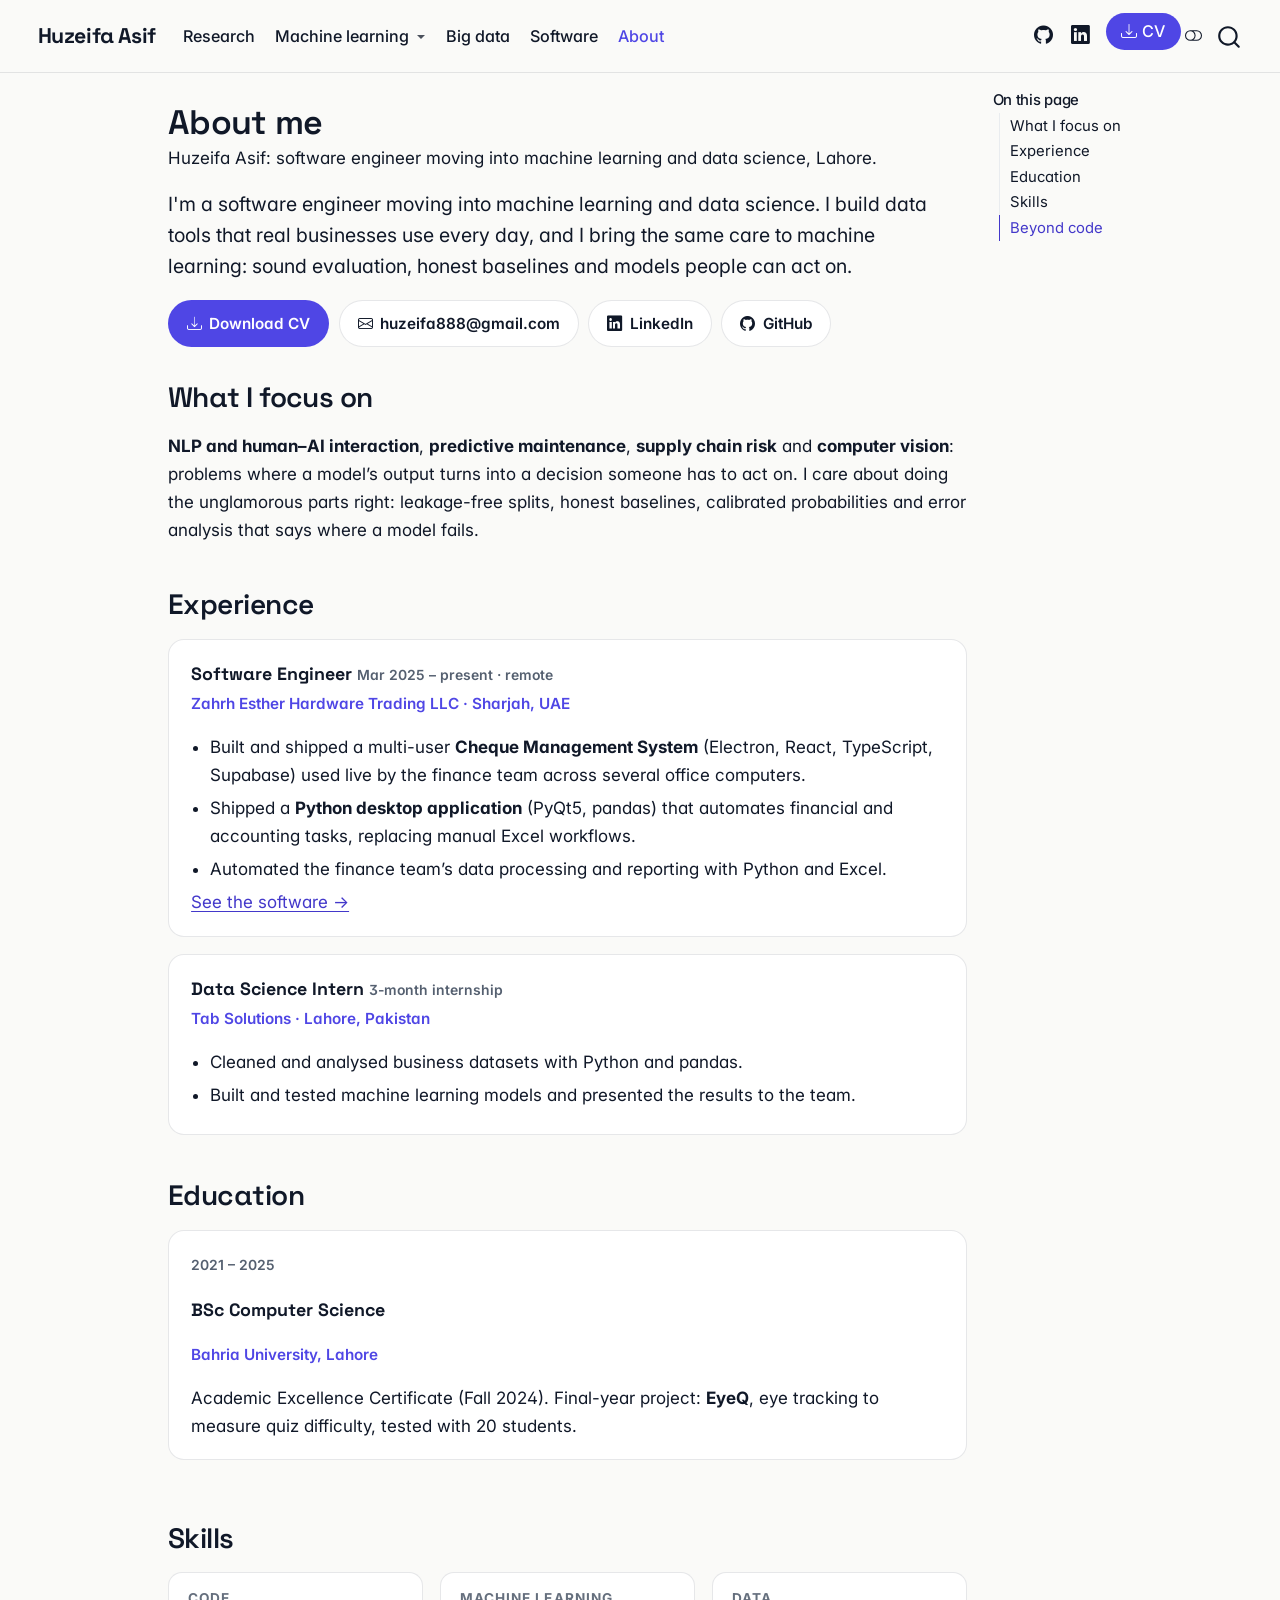
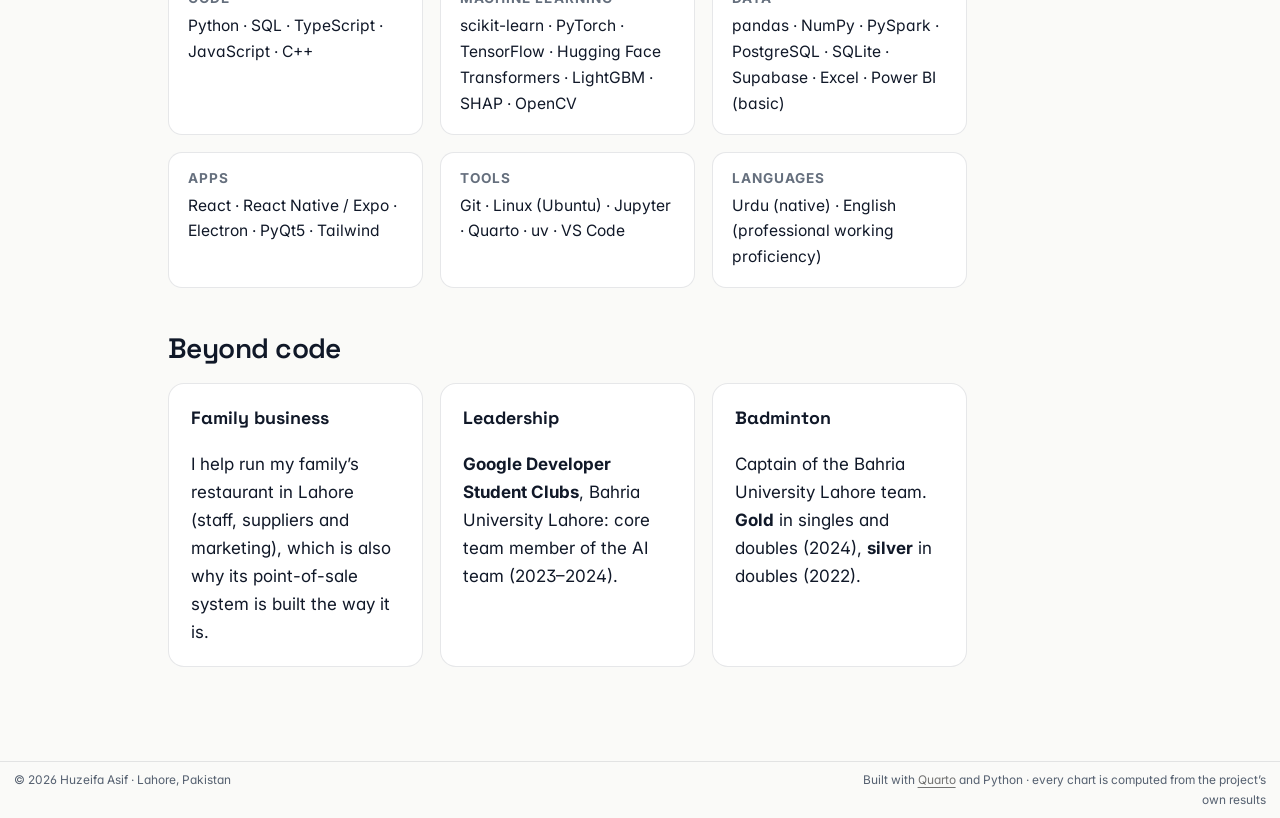
<file: about.html>
<!DOCTYPE html>
<html xmlns="http://www.w3.org/1999/xhtml" lang="en" xml:lang="en"><head>

<meta charset="utf-8">
<meta name="generator" content="quarto-1.10.18">

<meta name="viewport" content="width=device-width, initial-scale=1.0, user-scalable=yes">

<meta name="description" content="Huzeifa Asif: software engineer moving into machine learning and data science, Lahore.">

<title>About me – Huzeifa Asif</title>
<style>
/* Default styles provided by pandoc.
** See https://pandoc.org/MANUAL.html#variables-for-html for config info.
*/
span.smallcaps{font-variant: small-caps;}
div.columns{display: flex; gap: 1.5em;}
div.column{flex: auto;}
@media screen {
div.columns{gap: min(4vw, 1.5em);}
div.column{overflow-x: auto;}
}
div.hanging-indent{margin-left: 1.5em; text-indent: -1.5em;}
ul.task-list{list-style: none;}
ul.task-list li input[type="checkbox"] {
  width: 0.8em;
  margin: 0 0.8em 0.2em -1em; /* quarto-specific, see https://github.com/quarto-dev/quarto-cli/issues/4556 */ 
  vertical-align: middle;
}
</style>


<script src="site_libs/quarto-nav/quarto-nav.js"></script>
<script src="site_libs/quarto-nav/headroom.min.js"></script>
<script src="site_libs/clipboard/clipboard.min.js"></script>
<script src="site_libs/quarto-search/autocomplete.umd.js"></script>
<script src="site_libs/quarto-search/fuse.min.js"></script>
<script src="site_libs/quarto-search/quarto-search.js"></script>
<meta name="quarto:offset" content="./">
<link href="./assets/img/favicon.svg" rel="icon" type="image/svg+xml">
<script src="site_libs/quarto-html/quarto.js" type="module"></script>
<script src="site_libs/quarto-html/tabsets/tabsets.js" type="module"></script>
<script src="site_libs/quarto-html/popper.min.js"></script>
<script src="site_libs/quarto-html/tippy.umd.min.js"></script>
<script src="site_libs/quarto-html/anchor.min.js"></script>
<link href="site_libs/quarto-html/tippy.css" rel="stylesheet">
<link href="site_libs/quarto-html/quarto-syntax-highlighting-29f00846dc0b6c361e78d357ae7c4662.css" rel="stylesheet" class="quarto-color-scheme" id="quarto-text-highlighting-styles">
<link href="site_libs/quarto-html/quarto-syntax-highlighting-dark-4c16e6a7dd9201d93b95fe55a277f674.css" rel="stylesheet" class="quarto-color-scheme quarto-color-alternate" id="quarto-text-highlighting-styles">
<link href="site_libs/quarto-html/quarto-syntax-highlighting-29f00846dc0b6c361e78d357ae7c4662.css" rel="stylesheet" class="quarto-color-scheme-extra" id="quarto-text-highlighting-styles">
<script src="site_libs/bootstrap/bootstrap.min.js"></script>
<link href="site_libs/bootstrap/bootstrap-icons.css" rel="stylesheet">
<link href="site_libs/bootstrap/bootstrap-0deb5ab92c2f245a4d733cc28a7e9831.min.css" rel="stylesheet" append-hash="true" class="quarto-color-scheme" id="quarto-bootstrap" data-mode="light">
<link href="site_libs/bootstrap/bootstrap-dark-2bc2b5e8bee6faacbb40768c487b8924.min.css" rel="stylesheet" append-hash="true" class="quarto-color-scheme quarto-color-alternate" id="quarto-bootstrap" data-mode="dark">
<link href="site_libs/bootstrap/bootstrap-0deb5ab92c2f245a4d733cc28a7e9831.min.css" rel="stylesheet" append-hash="true" class="quarto-color-scheme-extra" id="quarto-bootstrap" data-mode="light">
<script id="quarto-search-options" type="application/json">{
  "location": "navbar",
  "copy-button": false,
  "collapse-after": 3,
  "panel-placement": "end",
  "type": "overlay",
  "limit": 50,
  "keyboard-shortcut": [
    "f",
    "/",
    "s"
  ],
  "show-item-context": false,
  "language": {
    "search-no-results-text": "No results",
    "search-matching-documents-text": "matching documents",
    "search-copy-link-title": "Copy link to search",
    "search-hide-matches-text": "Hide additional matches",
    "search-more-match-text": "more match in this document",
    "search-more-matches-text": "more matches in this document",
    "search-clear-button-title": "Clear",
    "search-text-placeholder": "",
    "search-detached-cancel-button-title": "Cancel",
    "search-submit-button-title": "Submit",
    "search-label": "Search"
  }
}</script>
<style>html{ scroll-behavior: smooth; }</style>


<meta property="og:title" content="About me – Huzeifa Asif">
<meta property="og:description" content="Huzeifa Asif: software engineer moving into machine learning and data science, Lahore.">
<meta property="og:site_name" content="Huzeifa Asif">
</head>

<body class="nav-fixed quarto-light"><script id="quarto-html-before-body" type="application/javascript">
    const toggleBodyColorMode = (bsSheetEl) => {
      const mode = bsSheetEl.getAttribute("data-mode");
      const bodyEl = window.document.querySelector("body");
      if (mode === "dark") {
        bodyEl.classList.add("quarto-dark");
        bodyEl.classList.remove("quarto-light");
      } else {
        bodyEl.classList.add("quarto-light");
        bodyEl.classList.remove("quarto-dark");
      }
    }
    const toggleBodyColorPrimary = () => {
      const bsSheetEl = window.document.querySelector("link#quarto-bootstrap:not([rel=disabled-stylesheet])");
      if (bsSheetEl) {
        toggleBodyColorMode(bsSheetEl);
      }
    }
    const setColorSchemeToggle = (alternate) => {
      const toggles = window.document.querySelectorAll('.quarto-color-scheme-toggle');
      for (let i=0; i < toggles.length; i++) {
        const toggle = toggles[i];
        if (toggle) {
          if (alternate) {
            toggle.classList.add("alternate");
          } else {
            toggle.classList.remove("alternate");
          }
        }
      }
    };
    const toggleColorMode = (alternate) => {
      // Switch the stylesheets
      const primaryStylesheets = window.document.querySelectorAll('link.quarto-color-scheme:not(.quarto-color-alternate)');
      const alternateStylesheets = window.document.querySelectorAll('link.quarto-color-scheme.quarto-color-alternate');
      manageTransitions('#quarto-margin-sidebar .nav-link', false);
      if (alternate) {
        // note: dark is layered on light, we don't disable primary!
        enableStylesheet(alternateStylesheets);
        for (const sheetNode of alternateStylesheets) {
          if (sheetNode.id === "quarto-bootstrap") {
            toggleBodyColorMode(sheetNode);
          }
        }
      } else {
        disableStylesheet(alternateStylesheets);
        enableStylesheet(primaryStylesheets)
        toggleBodyColorPrimary();
      }
      manageTransitions('#quarto-margin-sidebar .nav-link', true);
      // Switch the toggles
      setColorSchemeToggle(alternate)
      // Hack to workaround the fact that safari doesn't
      // properly recolor the scrollbar when toggling (#1455)
      if (navigator.userAgent.indexOf('Safari') > 0 && navigator.userAgent.indexOf('Chrome') == -1) {
        manageTransitions("body", false);
        window.scrollTo(0, 1);
        setTimeout(() => {
          window.scrollTo(0, 0);
          manageTransitions("body", true);
        }, 40);
      }
    }
    const disableStylesheet = (stylesheets) => {
      for (let i=0; i < stylesheets.length; i++) {
        const stylesheet = stylesheets[i];
        stylesheet.rel = 'disabled-stylesheet';
      }
    }
    const enableStylesheet = (stylesheets) => {
      for (let i=0; i < stylesheets.length; i++) {
        const stylesheet = stylesheets[i];
        if(stylesheet.rel !== 'stylesheet') { // for Chrome, which will still FOUC without this check
          stylesheet.rel = 'stylesheet';
        }
      }
    }
    const manageTransitions = (selector, allowTransitions) => {
      const els = window.document.querySelectorAll(selector);
      for (let i=0; i < els.length; i++) {
        const el = els[i];
        if (allowTransitions) {
          el.classList.remove('notransition');
        } else {
          el.classList.add('notransition');
        }
      }
    }
    const isFileUrl = () => {
      return window.location.protocol === 'file:';
    }
    const hasAlternateSentinel = () => {
      let styleSentinel = getColorSchemeSentinel();
      if (styleSentinel !== null) {
        return styleSentinel === "alternate";
      } else {
        return false;
      }
    }
    const setStyleSentinel = (alternate) => {
      const value = alternate ? "alternate" : "default";
      if (!isFileUrl()) {
        window.localStorage.setItem("quarto-color-scheme", value);
      } else {
        localAlternateSentinel = value;
      }
    }
    const getColorSchemeSentinel = () => {
      if (!isFileUrl()) {
        const storageValue = window.localStorage.getItem("quarto-color-scheme");
        return storageValue != null ? storageValue : localAlternateSentinel;
      } else {
        return localAlternateSentinel;
      }
    }
    const toggleGiscusIfUsed = (isAlternate, darkModeDefault) => {
      const baseTheme = document.querySelector('#giscus-base-theme')?.value ?? 'light';
      const alternateTheme = document.querySelector('#giscus-alt-theme')?.value ?? 'dark';
      let newTheme = '';
      if(authorPrefersDark) {
        newTheme = isAlternate ? baseTheme : alternateTheme;
      } else {
        newTheme = isAlternate ? alternateTheme : baseTheme;
      }
      const changeGiscusTheme = () => {
        // From: https://github.com/giscus/giscus/issues/336
        const sendMessage = (message) => {
          const iframe = document.querySelector('iframe.giscus-frame');
          if (!iframe) return;
          iframe.contentWindow.postMessage({ giscus: message }, 'https://giscus.app');
        }
        sendMessage({
          setConfig: {
            theme: newTheme
          }
        });
      }
      const isGiscussLoaded = window.document.querySelector('iframe.giscus-frame') !== null;
      if (isGiscussLoaded) {
        changeGiscusTheme();
      }
    };
    const authorPrefersDark = false;
    const queryPrefersDark = window.matchMedia('(prefers-color-scheme: dark)');
    const darkModeDefault = queryPrefersDark.matches;
      document.querySelector('link#quarto-text-highlighting-styles.quarto-color-scheme-extra').rel = 'disabled-stylesheet';
      document.querySelector('link#quarto-bootstrap.quarto-color-scheme-extra').rel = 'disabled-stylesheet';
    let localAlternateSentinel = darkModeDefault ? 'alternate' : 'default';
    // Dark / light mode switch
    window.quartoToggleColorScheme = () => {
      // Read the current dark / light value
      let toAlternate = !hasAlternateSentinel();
      toggleColorMode(toAlternate);
      setStyleSentinel(toAlternate);
      toggleGiscusIfUsed(toAlternate, darkModeDefault);
      window.dispatchEvent(new Event('resize'));
    };
    queryPrefersDark.addEventListener("change", e => {
      if(window.localStorage.getItem("quarto-color-scheme") !== null)
        return;
      const alternate = e.matches
      toggleColorMode(alternate);
      localAlternateSentinel = e.matches ? 'alternate' : 'default'; // this is used alongside local storage!
      toggleGiscusIfUsed(alternate, darkModeDefault);
    });
    // Switch to dark mode if need be
    if (hasAlternateSentinel()) {
      toggleColorMode(true);
    } else {
      toggleColorMode(false);
    }
  </script>

<div id="quarto-search-results"></div>
  <header id="quarto-header" class="headroom fixed-top">
    <nav class="navbar navbar-expand-lg " data-bs-theme="dark">
      <div class="navbar-container container-fluid">
      <div class="navbar-brand-container mx-auto">
    <a href="./index.html" class="navbar-brand navbar-brand-logo">
    <img src="./assets/img/favicon.svg" alt="" class="navbar-logo light-content">
    <img src="./assets/img/favicon.svg" alt="" class="navbar-logo dark-content">
    </a>
    <a class="navbar-brand" href="./index.html">
    <span class="navbar-title">Huzeifa Asif</span>
    </a>
  </div>
            <div id="quarto-search" class="" title="Search"></div>
          <button class="navbar-toggler" type="button" data-bs-toggle="collapse" data-bs-target="#navbarCollapse" aria-controls="navbarCollapse" role="menu" aria-expanded="false" aria-label="Toggle navigation" onclick="if (window.quartoToggleHeadroom) { window.quartoToggleHeadroom(); }">
  <span class="navbar-toggler-icon"></span>
</button>
          <div class="collapse navbar-collapse" id="navbarCollapse">
            <ul class="navbar-nav navbar-nav-scroll me-auto">
  <li class="nav-item">
    <a class="nav-link" href="./projects/hci-chatbot-preference.html"> 
<span class="menu-text">Research</span></a>
  </li>  
  <li class="nav-item dropdown ">
    <a class="nav-link dropdown-toggle" href="#" id="nav-menu-machine-learning" role="link" data-bs-toggle="dropdown" aria-expanded="false">
 <span class="menu-text">Machine learning</span>
    </a>
    <ul class="dropdown-menu" aria-labelledby="nav-menu-machine-learning">    
        <li>
    <a class="dropdown-item" href="./projects/ml-breast-cancer.html">
 <span class="dropdown-text">Breast cancer diagnosis: DT vs RF vs KNN</span></a>
  </li>  
        <li>
    <a class="dropdown-item" href="./projects/ml-id3-student-outcomes.html">
 <span class="dropdown-text">Student outcomes: ID3 decision tree</span></a>
  </li>  
    </ul>
  </li>
  <li class="nav-item">
    <a class="nav-link" href="./projects/bigdata-supply-chain.html"> 
<span class="menu-text">Big data</span></a>
  </li>  
  <li class="nav-item">
    <a class="nav-link" href="./software.html"> 
<span class="menu-text">Software</span></a>
  </li>  
  <li class="nav-item">
    <a class="nav-link active" href="./about.html" aria-current="page"> 
<span class="menu-text">About</span></a>
  </li>  
</ul>
            <ul class="navbar-nav navbar-nav-scroll ms-auto">
  <li class="nav-item compact">
    <a class="nav-link" href="https://github.com/HUZEIFAC7"> <i class="bi bi-github" role="img" aria-label="GitHub">
</i> 
<span class="menu-text"></span></a>
  </li>  
  <li class="nav-item compact">
    <a class="nav-link" href="https://www.linkedin.com/in/huzeifaasif"> <i class="bi bi-linkedin" role="img" aria-label="LinkedIn">
</i> 
<span class="menu-text"></span></a>
  </li>  
  <li class="nav-item">
    <a class="nav-link" href="./assets/cv/Huzeifa_Asif_CV.pdf"> <i class="bi bi-download" role="img">
</i> 
<span class="menu-text">CV</span></a>
  </li>  
</ul>
          </div> <!-- /navcollapse -->
            <div class="quarto-navbar-tools">
  <a href="" class="quarto-color-scheme-toggle quarto-navigation-tool  px-1" onclick="window.quartoToggleColorScheme(); return false;" title="Toggle dark mode"><i class="bi"></i></a>
</div>
      </div> <!-- /container-fluid -->
    </nav>
</header>
<!-- content -->
<div id="quarto-content" class="quarto-container page-columns page-rows-contents page-layout-article page-navbar">
<!-- sidebar -->
<!-- margin-sidebar -->
    <div id="quarto-margin-sidebar" class="sidebar margin-sidebar">
        <nav id="TOC" role="doc-toc" class="toc-active">
    <h2 id="toc-title">On this page</h2>
   
  <ul class="collapse">
  <li><a href="#what-i-focus-on" id="toc-what-i-focus-on" class="nav-link active" data-scroll-target="#what-i-focus-on">What I focus on</a></li>
  <li><a href="#experience" id="toc-experience" class="nav-link" data-scroll-target="#experience">Experience</a></li>
  <li><a href="#education" id="toc-education" class="nav-link" data-scroll-target="#education">Education</a></li>
  <li><a href="#skills" id="toc-skills" class="nav-link" data-scroll-target="#skills">Skills</a></li>
  <li><a href="#beyond-code" id="toc-beyond-code" class="nav-link" data-scroll-target="#beyond-code">Beyond code</a></li>
  </ul>
</nav>
    </div>
<!-- main -->
<main class="content" id="quarto-document-content">


<header id="title-block-header" class="quarto-title-block default">
<div class="quarto-title">
<h1 class="title">About me</h1>
</div>

<div>
  <div class="description">
    Huzeifa Asif: software engineer moving into machine learning and data science, Lahore.
  </div>
</div>


<div class="quarto-title-meta">

    
  
    
  </div>
  


</header>


<div class="about-head no-photo">
  <div>
    <p class="lead-text" style="margin:0">I'm a software engineer moving into machine learning and data
    science. I build data tools that real businesses use every day, and I bring the same care to
    machine learning: sound evaluation, honest baselines and models people can act on.</p>
    <div class="actions">
      <a class="btn-hz primary" href="assets/cv/Huzeifa_Asif_CV.pdf" download=""><i class="bi bi-download"></i> Download CV</a>
      <a class="btn-hz" href="mailto:huzeifa888@gmail.com"><i class="bi bi-envelope"></i> huzeifa888@gmail.com</a>
      <a class="btn-hz" href="https://www.linkedin.com/in/huzeifaasif"><i class="bi bi-linkedin"></i> LinkedIn</a>
      <a class="btn-hz" href="https://github.com/HUZEIFAC7"><i class="bi bi-github"></i> GitHub</a>
    </div>
  </div>
</div>
<section id="what-i-focus-on" class="level2">
<h2 class="anchored" data-anchor-id="what-i-focus-on">What I focus on</h2>
<p><strong>NLP and human–AI interaction</strong>, <strong>predictive maintenance</strong>, <strong>supply chain risk</strong> and <strong>computer vision</strong>: problems where a model’s output turns into a decision someone has to act on. I care about doing the unglamorous parts right: leakage-free splits, honest baselines, calibrated probabilities and error analysis that says where a model fails.</p>
</section>
<section id="experience" class="level2">
<h2 class="anchored" data-anchor-id="experience">Experience</h2>
<div class="role">
<div class="role-head">
<p><span class="role-title">Software Engineer</span> <span class="role-when">Mar 2025 – present · remote</span></p>
</div>
<p><span class="role-org">Zahrh Esther Hardware Trading LLC · Sharjah, UAE</span></p>
<ul>
<li>Built and shipped a multi-user <strong>Cheque Management System</strong> (Electron, React, TypeScript, Supabase) used live by the finance team across several office computers.</li>
<li>Shipped a <strong>Python desktop application</strong> (PyQt5, pandas) that automates financial and accounting tasks, replacing manual Excel workflows.</li>
<li>Automated the finance team’s data processing and reporting with Python and Excel.</li>
</ul>
<p><a href="./software.html">See the software →</a></p>
</div>
<div class="role">
<div class="role-head">
<p><span class="role-title">Data Science Intern</span> <span class="role-when">3-month internship</span></p>
</div>
<p><span class="role-org">Tab Solutions · Lahore, Pakistan</span></p>
<ul>
<li>Cleaned and analysed business datasets with Python and pandas.</li>
<li>Built and tested machine learning models and presented the results to the team.</li>
</ul>
</div>
</section>
<section id="education" class="level2">
<h2 class="anchored" data-anchor-id="education">Education</h2>
<div class="edu-grid">
<div class="role">
<p><span class="role-when">2021 – 2025</span></p>
<p><span class="role-title">BSc Computer Science</span></p>
<p><span class="role-org">Bahria University, Lahore</span></p>
<p>Academic Excellence Certificate (Fall 2024). Final-year project: <strong>EyeQ</strong>, eye tracking to measure quiz difficulty, tested with 20 students.</p>
</div>
</div>
</section>
<section id="skills" class="level2">
<h2 class="anchored" data-anchor-id="skills">Skills</h2>
<div class="skill-grid">
<section id="code" class="level4 skill">
<h4 class="anchored" data-anchor-id="code">Code</h4>
<p>Python · SQL · TypeScript · JavaScript · C++</p>
</section>
<section id="machine-learning" class="level4 skill">
<h4 class="anchored" data-anchor-id="machine-learning">Machine learning</h4>
<p>scikit-learn · PyTorch · TensorFlow · Hugging Face Transformers · LightGBM · SHAP · OpenCV</p>
</section>
<section id="data" class="level4 skill">
<h4 class="anchored" data-anchor-id="data">Data</h4>
<p>pandas · NumPy · PySpark · PostgreSQL · SQLite · Supabase · Excel · Power BI (basic)</p>
</section>
<section id="apps" class="level4 skill">
<h4 class="anchored" data-anchor-id="apps">Apps</h4>
<p>React · React Native / Expo · Electron · PyQt5 · Tailwind</p>
</section>
<section id="tools" class="level4 skill">
<h4 class="anchored" data-anchor-id="tools">Tools</h4>
<p>Git · Linux (Ubuntu) · Jupyter · Quarto · uv · VS Code</p>
</section>
<section id="languages" class="level4 skill">
<h4 class="anchored" data-anchor-id="languages">Languages</h4>
<p>Urdu (native) · English (professional working proficiency)</p>
</section>
</div>
</section>
<section id="beyond-code" class="level2">
<h2 class="anchored" data-anchor-id="beyond-code">Beyond code</h2>
<div class="edu-grid">
<div class="role">
<p><span class="role-title">Family business</span></p>
<p>I help run my family’s restaurant in Lahore (staff, suppliers and marketing), which is also why its point-of-sale system is built the way it is.</p>
</div>
<div class="role">
<p><span class="role-title">Leadership</span></p>
<p><strong>Google Developer Student Clubs</strong>, Bahria University Lahore: core team member of the AI team (2023–2024).</p>
</div>
<div class="role">
<p><span class="role-title">Badminton</span></p>
<p>Captain of the Bahria University Lahore team. <strong>Gold</strong> in singles and doubles (2024), <strong>silver</strong> in doubles (2022).</p>
</div>
</div>


</section>

<a onclick="window.scrollTo(0, 0); return false;" role="button" id="quarto-back-to-top"><i class="bi bi-arrow-up"></i> Back to top</a></main> <!-- /main -->
<script id="quarto-html-after-body" type="application/javascript">
  window.document.addEventListener("DOMContentLoaded", function (event) {
    // Ensure there is a toggle, if there isn't float one in the top right
    if (window.document.querySelector('.quarto-color-scheme-toggle') === null) {
      const a = window.document.createElement('a');
      a.classList.add('top-right');
      a.classList.add('quarto-color-scheme-toggle');
      a.href = "";
      a.onclick = function() { try { window.quartoToggleColorScheme(); } catch {} return false; };
      const i = window.document.createElement("i");
      i.classList.add('bi');
      a.appendChild(i);
      window.document.body.appendChild(a);
    }
    setColorSchemeToggle(hasAlternateSentinel())
    const icon = "";
    const anchorJS = new window.AnchorJS();
    anchorJS.options = {
      placement: 'right',
      icon: icon
    };
    anchorJS.add('.anchored');
    const isCodeAnnotation = (el) => {
      for (const clz of el.classList) {
        if (clz.startsWith('code-annotation-')) {                     
          return true;
        }
      }
      return false;
    }
    const onCopySuccess = function(e) {
      // button target
      const button = e.trigger;
      // don't keep focus
      button.blur();
      // flash "checked"
      button.classList.add('code-copy-button-checked');
      var currentTitle = button.getAttribute("title");
      button.setAttribute("title", "Copied!");
      let tooltip;
      if (window.bootstrap) {
        button.setAttribute("data-bs-toggle", "tooltip");
        button.setAttribute("data-bs-placement", "left");
        button.setAttribute("data-bs-title", "Copied!");
        tooltip = new bootstrap.Tooltip(button, 
          { trigger: "manual", 
            customClass: "code-copy-button-tooltip",
            offset: [0, -8]});
        tooltip.show();    
      }
      setTimeout(function() {
        if (tooltip) {
          tooltip.hide();
          button.removeAttribute("data-bs-title");
          button.removeAttribute("data-bs-toggle");
          button.removeAttribute("data-bs-placement");
        }
        button.setAttribute("title", currentTitle);
        button.classList.remove('code-copy-button-checked');
      }, 1000);
      // clear code selection
      e.clearSelection();
    }
    const getTextToCopy = function(trigger) {
      const outerScaffold = trigger.parentElement.cloneNode(true);
      const codeEl = outerScaffold.querySelector('code');
      for (const childEl of codeEl.children) {
        if (isCodeAnnotation(childEl)) {
          childEl.remove();
        }
      }
      return codeEl.innerText;
    }
    const clipboard = new window.ClipboardJS('.code-copy-button:not([data-in-quarto-modal])', {
      text: getTextToCopy
    });
    clipboard.on('success', onCopySuccess);
    if (window.document.getElementById('quarto-embedded-source-code-modal')) {
      const clipboardModal = new window.ClipboardJS('.code-copy-button[data-in-quarto-modal]', {
        text: getTextToCopy,
        container: window.document.getElementById('quarto-embedded-source-code-modal')
      });
      clipboardModal.on('success', onCopySuccess);
    }
      var localhostRegex = new RegExp(/^(?:http|https):\/\/localhost\:?[0-9]*\//);
      var mailtoRegex = new RegExp(/^mailto:/);
        var filterRegex = new RegExp("https:\/\/huzeifac7\.github\.io");
      var isInternal = (href) => {
          return filterRegex.test(href) || localhostRegex.test(href) || mailtoRegex.test(href);
      }
      // Inspect non-navigation links and adorn them if external
     var links = window.document.querySelectorAll('a[href]:not(.nav-link):not(.navbar-brand):not(.toc-action):not(.sidebar-link):not(.sidebar-item-toggle):not(.pagination-link):not(.no-external):not([aria-hidden]):not(.dropdown-item):not(.quarto-navigation-tool):not(.about-link)');
      for (var i=0; i<links.length; i++) {
        const link = links[i];
        if (!isInternal(link.href)) {
          // undo the damage that might have been done by quarto-nav.js in the case of
          // links that we want to consider external
          if (link.dataset.originalHref !== undefined) {
            link.href = link.dataset.originalHref;
          }
            // target, if specified
            link.setAttribute("target", "_blank");
            if (link.getAttribute("rel") === null) {
              link.setAttribute("rel", "noopener");
            }
        }
      }
    function tippyHover(el, contentFn, onTriggerFn, onUntriggerFn) {
      const config = {
        allowHTML: true,
        maxWidth: 500,
        delay: 100,
        arrow: false,
        appendTo: function(el) {
            return el.parentElement;
        },
        interactive: true,
        interactiveBorder: 10,
        theme: 'quarto',
        placement: 'bottom-start',
      };
      if (contentFn) {
        config.content = contentFn;
      }
      if (onTriggerFn) {
        config.onTrigger = onTriggerFn;
      }
      if (onUntriggerFn) {
        config.onUntrigger = onUntriggerFn;
      }
      window.tippy(el, config); 
    }
    const noterefs = window.document.querySelectorAll('a[role="doc-noteref"]');
    for (var i=0; i<noterefs.length; i++) {
      const ref = noterefs[i];
      tippyHover(ref, function() {
        // use id or data attribute instead here
        let href = ref.getAttribute('data-footnote-href') || ref.getAttribute('href');
        try { href = new URL(href).hash; } catch {}
        const id = href.replace(/^#\/?/, "");
        const note = window.document.getElementById(id);
        if (note) {
          return note.innerHTML;
        } else {
          return "";
        }
      });
    }
    const xrefs = window.document.querySelectorAll('a.quarto-xref');
    const processXRef = (id, note) => {
      // Strip column container classes
      const stripColumnClz = (el) => {
        el.classList.remove("page-full", "page-columns");
        if (el.children) {
          for (const child of el.children) {
            stripColumnClz(child);
          }
        }
      }
      stripColumnClz(note)
      if (id === null || id.startsWith('sec-')) {
        // Special case sections, only their first couple elements
        const container = document.createElement("div");
        if (note.children && note.children.length > 2) {
          container.appendChild(note.children[0].cloneNode(true));
          for (let i = 1; i < note.children.length; i++) {
            const child = note.children[i];
            if (child.tagName === "P" && child.innerText === "") {
              continue;
            } else {
              container.appendChild(child.cloneNode(true));
              break;
            }
          }
          if (window.Quarto?.typesetMath) {
            window.Quarto.typesetMath(container);
          }
          return container.innerHTML
        } else {
          if (window.Quarto?.typesetMath) {
            window.Quarto.typesetMath(note);
          }
          return note.innerHTML;
        }
      } else {
        // Remove any anchor links if they are present
        const anchorLink = note.querySelector('a.anchorjs-link');
        if (anchorLink) {
          anchorLink.remove();
        }
        if (window.Quarto?.typesetMath) {
          window.Quarto.typesetMath(note);
        }
        if (note.classList.contains("callout")) {
          return note.outerHTML;
        } else {
          return note.innerHTML;
        }
      }
    }
    for (var i=0; i<xrefs.length; i++) {
      const xref = xrefs[i];
      tippyHover(xref, undefined, function(instance) {
        instance.disable();
        let url = xref.getAttribute('href');
        let hash = undefined; 
        if (url.startsWith('#')) {
          hash = url;
        } else {
          try { hash = new URL(url).hash; } catch {}
        }
        if (hash) {
          const id = hash.replace(/^#\/?/, "");
          const note = window.document.getElementById(id);
          if (note !== null) {
            try {
              const html = processXRef(id, note.cloneNode(true));
              instance.setContent(html);
            } finally {
              instance.enable();
              instance.show();
            }
          } else {
            // See if we can fetch this
            fetch(url.split('#')[0])
            .then(res => res.text())
            .then(html => {
              const parser = new DOMParser();
              const htmlDoc = parser.parseFromString(html, "text/html");
              const note = htmlDoc.getElementById(id);
              if (note !== null) {
                const html = processXRef(id, note);
                instance.setContent(html);
              } 
            }).finally(() => {
              instance.enable();
              instance.show();
            });
          }
        } else {
          // See if we can fetch a full url (with no hash to target)
          // This is a special case and we should probably do some content thinning / targeting
          fetch(url)
          .then(res => res.text())
          .then(html => {
            const parser = new DOMParser();
            const htmlDoc = parser.parseFromString(html, "text/html");
            const note = htmlDoc.querySelector('main.content');
            if (note !== null) {
              // This should only happen for chapter cross references
              // (since there is no id in the URL)
              // remove the first header
              if (note.children.length > 0 && note.children[0].tagName === "HEADER") {
                note.children[0].remove();
              }
              const html = processXRef(null, note);
              instance.setContent(html);
            } 
          }).finally(() => {
            instance.enable();
            instance.show();
          });
        }
      }, function(instance) {
      });
    }
        let selectedAnnoteEl;
        const selectorForAnnotation = ( cell, annotation) => {
          let cellAttr = 'data-code-cell="' + cell + '"';
          let lineAttr = 'data-code-annotation="' +  annotation + '"';
          const selector = 'span[' + cellAttr + '][' + lineAttr + ']';
          return selector;
        }
        const selectCodeLines = (annoteEl) => {
          const doc = window.document;
          const targetCell = annoteEl.getAttribute("data-target-cell");
          const targetAnnotation = annoteEl.getAttribute("data-target-annotation");
          const annoteSpan = window.document.querySelector(selectorForAnnotation(targetCell, targetAnnotation));
          const lines = annoteSpan.getAttribute("data-code-lines").split(",");
          const lineIds = lines.map((line) => {
            return targetCell + "-" + line;
          })
          let top = null;
          let height = null;
          let parent = null;
          if (lineIds.length > 0) {
              //compute the position of the single el (top and bottom and make a div)
              const el = window.document.getElementById(lineIds[0]);
              top = el.offsetTop;
              height = el.offsetHeight;
              parent = el.parentElement.parentElement;
            if (lineIds.length > 1) {
              const lastEl = window.document.getElementById(lineIds[lineIds.length - 1]);
              const bottom = lastEl.offsetTop + lastEl.offsetHeight;
              height = bottom - top;
            }
            if (top !== null && height !== null && parent !== null) {
              // cook up a div (if necessary) and position it 
              let div = window.document.getElementById("code-annotation-line-highlight");
              if (div === null) {
                div = window.document.createElement("div");
                div.setAttribute("id", "code-annotation-line-highlight");
                div.style.position = 'absolute';
                parent.appendChild(div);
              }
              div.style.top = top - 2 + "px";
              div.style.height = height + 4 + "px";
              div.style.left = 0;
              let gutterDiv = window.document.getElementById("code-annotation-line-highlight-gutter");
              if (gutterDiv === null) {
                gutterDiv = window.document.createElement("div");
                gutterDiv.setAttribute("id", "code-annotation-line-highlight-gutter");
                gutterDiv.style.position = 'absolute';
                const codeCell = window.document.getElementById(targetCell);
                const gutter = codeCell.querySelector('.code-annotation-gutter');
                gutter.appendChild(gutterDiv);
              }
              gutterDiv.style.top = top - 2 + "px";
              gutterDiv.style.height = height + 4 + "px";
            }
            selectedAnnoteEl = annoteEl;
          }
        };
        const unselectCodeLines = () => {
          const elementsIds = ["code-annotation-line-highlight", "code-annotation-line-highlight-gutter"];
          elementsIds.forEach((elId) => {
            const div = window.document.getElementById(elId);
            if (div) {
              div.remove();
            }
          });
          selectedAnnoteEl = undefined;
        };
          // Handle positioning of the toggle
      window.addEventListener(
        "resize",
        throttle(() => {
          elRect = undefined;
          if (selectedAnnoteEl) {
            selectCodeLines(selectedAnnoteEl);
          }
        }, 10)
      );
      function throttle(fn, ms) {
      let throttle = false;
      let timer;
        return (...args) => {
          if(!throttle) { // first call gets through
              fn.apply(this, args);
              throttle = true;
          } else { // all the others get throttled
              if(timer) clearTimeout(timer); // cancel #2
              timer = setTimeout(() => {
                fn.apply(this, args);
                timer = throttle = false;
              }, ms);
          }
        };
      }
        // Attach click handler to the DT
        const annoteDls = window.document.querySelectorAll('dt[data-target-cell]');
        for (const annoteDlNode of annoteDls) {
          annoteDlNode.addEventListener('click', (event) => {
            const clickedEl = event.target;
            if (clickedEl !== selectedAnnoteEl) {
              unselectCodeLines();
              const activeEl = window.document.querySelector('dt[data-target-cell].code-annotation-active');
              if (activeEl) {
                activeEl.classList.remove('code-annotation-active');
              }
              selectCodeLines(clickedEl);
              clickedEl.classList.add('code-annotation-active');
            } else {
              // Unselect the line
              unselectCodeLines();
              clickedEl.classList.remove('code-annotation-active');
            }
          });
        }
    const findCites = (el) => {
      const parentEl = el.parentElement;
      if (parentEl) {
        const cites = parentEl.dataset.cites;
        if (cites) {
          return {
            el,
            cites: cites.split(' ')
          };
        } else {
          return findCites(el.parentElement)
        }
      } else {
        return undefined;
      }
    };
    var bibliorefs = window.document.querySelectorAll('a[role="doc-biblioref"]');
    for (var i=0; i<bibliorefs.length; i++) {
      const ref = bibliorefs[i];
      const citeInfo = findCites(ref);
      if (citeInfo) {
        tippyHover(citeInfo.el, function() {
          var popup = window.document.createElement('div');
          citeInfo.cites.forEach(function(cite) {
            var citeDiv = window.document.createElement('div');
            citeDiv.classList.add('hanging-indent');
            citeDiv.classList.add('csl-entry');
            var biblioDiv = window.document.getElementById('ref-' + cite);
            if (biblioDiv) {
              citeDiv.innerHTML = biblioDiv.innerHTML;
            }
            popup.appendChild(citeDiv);
          });
          return popup.innerHTML;
        });
      }
    }
  });
  </script>
</div> <!-- /content -->
<footer class="footer">
  <div class="nav-footer">
    <div class="nav-footer-left">
<p>© 2026 Huzeifa Asif · Lahore, Pakistan</p>
</div>   
    <div class="nav-footer-center">
      &nbsp;
    </div>
    <div class="nav-footer-right">
<p>Built with <a href="https://quarto.org">Quarto</a> and Python · every chart is computed from the project’s own results</p>
</div>
  </div>
</footer>




<script src="site_libs/quarto-html/zenscroll-min.js"></script>
</body></html>
</file>
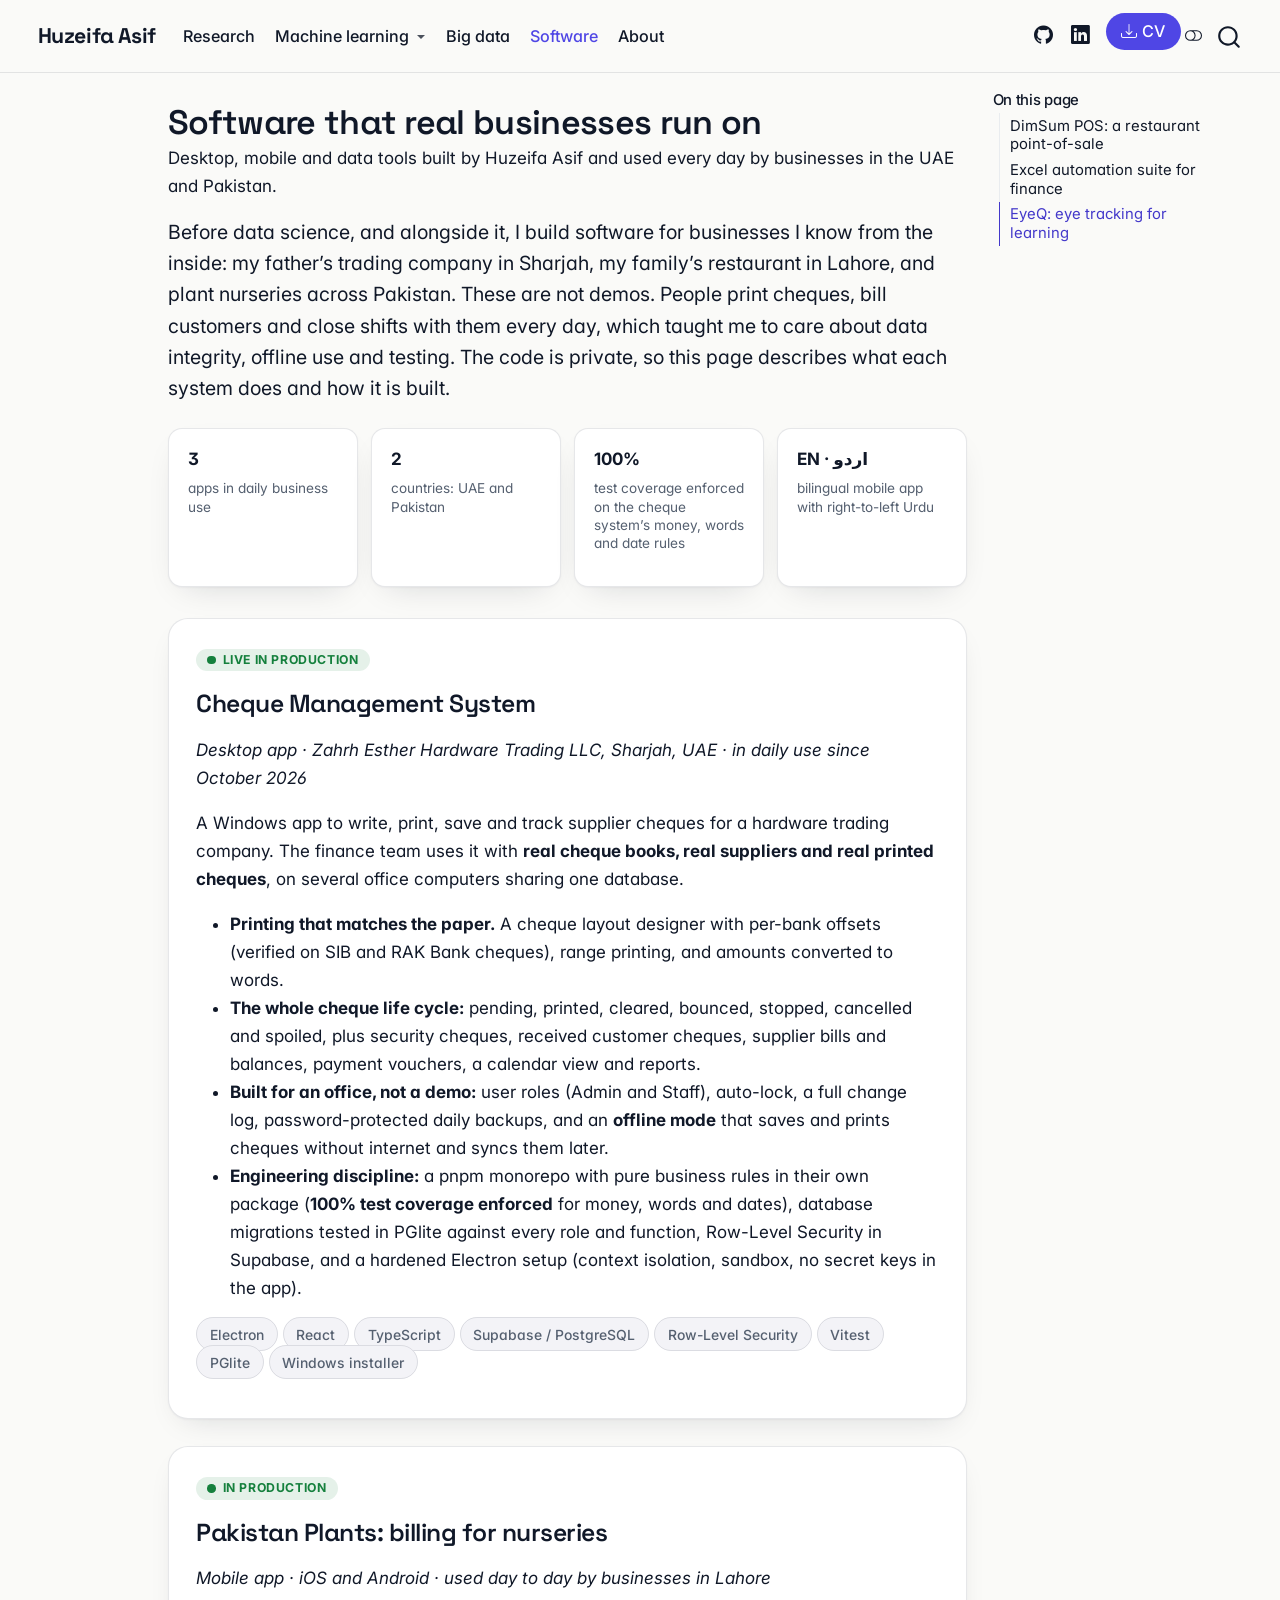
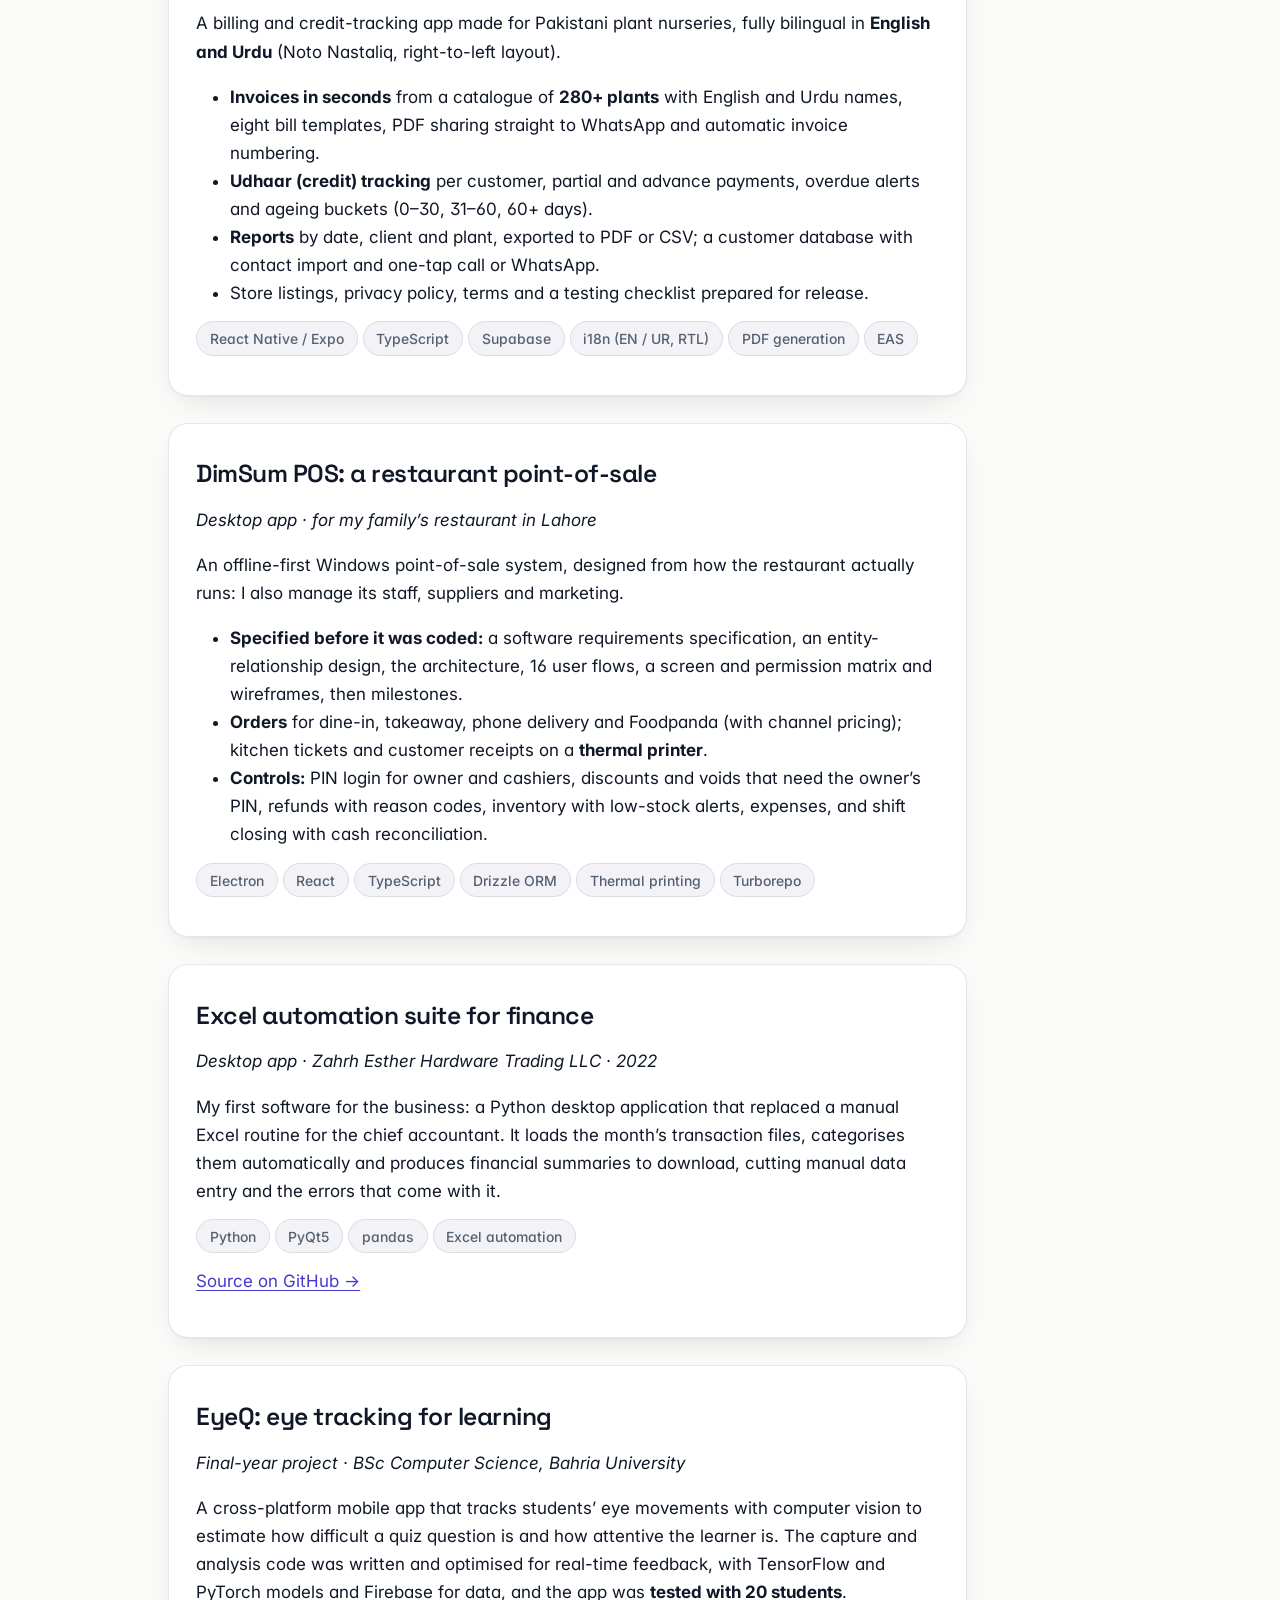
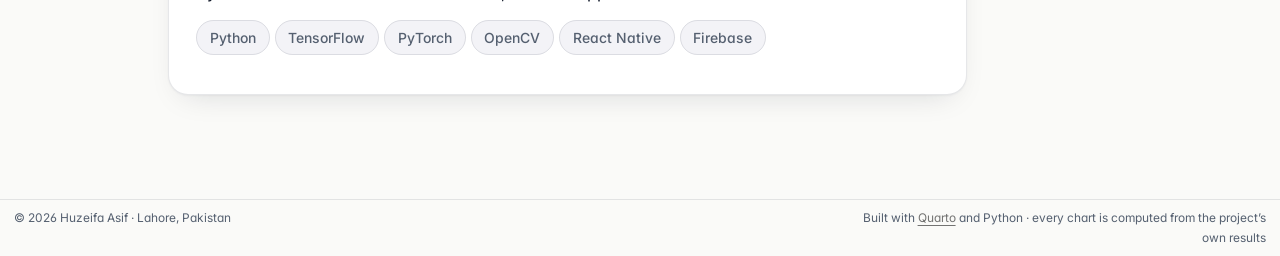
<file: software.html>
<!DOCTYPE html>
<html xmlns="http://www.w3.org/1999/xhtml" lang="en" xml:lang="en"><head>

<meta charset="utf-8">
<meta name="generator" content="quarto-1.10.18">

<meta name="viewport" content="width=device-width, initial-scale=1.0, user-scalable=yes">

<meta name="description" content="Desktop, mobile and data tools built by Huzeifa Asif and used every day by businesses in the UAE and Pakistan.">

<title>Software that real businesses run on – Huzeifa Asif</title>
<style>
/* Default styles provided by pandoc.
** See https://pandoc.org/MANUAL.html#variables-for-html for config info.
*/
span.smallcaps{font-variant: small-caps;}
div.columns{display: flex; gap: 1.5em;}
div.column{flex: auto;}
@media screen {
div.columns{gap: min(4vw, 1.5em);}
div.column{overflow-x: auto;}
}
div.hanging-indent{margin-left: 1.5em; text-indent: -1.5em;}
ul.task-list{list-style: none;}
ul.task-list li input[type="checkbox"] {
  width: 0.8em;
  margin: 0 0.8em 0.2em -1em; /* quarto-specific, see https://github.com/quarto-dev/quarto-cli/issues/4556 */ 
  vertical-align: middle;
}
</style>


<script src="site_libs/quarto-nav/quarto-nav.js"></script>
<script src="site_libs/quarto-nav/headroom.min.js"></script>
<script src="site_libs/clipboard/clipboard.min.js"></script>
<script src="site_libs/quarto-search/autocomplete.umd.js"></script>
<script src="site_libs/quarto-search/fuse.min.js"></script>
<script src="site_libs/quarto-search/quarto-search.js"></script>
<meta name="quarto:offset" content="./">
<link href="./assets/img/favicon.svg" rel="icon" type="image/svg+xml">
<script src="site_libs/quarto-html/quarto.js" type="module"></script>
<script src="site_libs/quarto-html/tabsets/tabsets.js" type="module"></script>
<script src="site_libs/quarto-html/popper.min.js"></script>
<script src="site_libs/quarto-html/tippy.umd.min.js"></script>
<script src="site_libs/quarto-html/anchor.min.js"></script>
<link href="site_libs/quarto-html/tippy.css" rel="stylesheet">
<link href="site_libs/quarto-html/quarto-syntax-highlighting-29f00846dc0b6c361e78d357ae7c4662.css" rel="stylesheet" class="quarto-color-scheme" id="quarto-text-highlighting-styles">
<link href="site_libs/quarto-html/quarto-syntax-highlighting-dark-4c16e6a7dd9201d93b95fe55a277f674.css" rel="stylesheet" class="quarto-color-scheme quarto-color-alternate" id="quarto-text-highlighting-styles">
<link href="site_libs/quarto-html/quarto-syntax-highlighting-29f00846dc0b6c361e78d357ae7c4662.css" rel="stylesheet" class="quarto-color-scheme-extra" id="quarto-text-highlighting-styles">
<script src="site_libs/bootstrap/bootstrap.min.js"></script>
<link href="site_libs/bootstrap/bootstrap-icons.css" rel="stylesheet">
<link href="site_libs/bootstrap/bootstrap-0deb5ab92c2f245a4d733cc28a7e9831.min.css" rel="stylesheet" append-hash="true" class="quarto-color-scheme" id="quarto-bootstrap" data-mode="light">
<link href="site_libs/bootstrap/bootstrap-dark-2bc2b5e8bee6faacbb40768c487b8924.min.css" rel="stylesheet" append-hash="true" class="quarto-color-scheme quarto-color-alternate" id="quarto-bootstrap" data-mode="dark">
<link href="site_libs/bootstrap/bootstrap-0deb5ab92c2f245a4d733cc28a7e9831.min.css" rel="stylesheet" append-hash="true" class="quarto-color-scheme-extra" id="quarto-bootstrap" data-mode="light">
<script id="quarto-search-options" type="application/json">{
  "location": "navbar",
  "copy-button": false,
  "collapse-after": 3,
  "panel-placement": "end",
  "type": "overlay",
  "limit": 50,
  "keyboard-shortcut": [
    "f",
    "/",
    "s"
  ],
  "show-item-context": false,
  "language": {
    "search-no-results-text": "No results",
    "search-matching-documents-text": "matching documents",
    "search-copy-link-title": "Copy link to search",
    "search-hide-matches-text": "Hide additional matches",
    "search-more-match-text": "more match in this document",
    "search-more-matches-text": "more matches in this document",
    "search-clear-button-title": "Clear",
    "search-text-placeholder": "",
    "search-detached-cancel-button-title": "Cancel",
    "search-submit-button-title": "Submit",
    "search-label": "Search"
  }
}</script>
<style>html{ scroll-behavior: smooth; }</style>


<meta property="og:title" content="Software that real businesses run on – Huzeifa Asif">
<meta property="og:description" content="Desktop, mobile and data tools built by Huzeifa Asif and used every day by businesses in the UAE and Pakistan.">
<meta property="og:site_name" content="Huzeifa Asif">
</head>

<body class="nav-fixed quarto-light"><script id="quarto-html-before-body" type="application/javascript">
    const toggleBodyColorMode = (bsSheetEl) => {
      const mode = bsSheetEl.getAttribute("data-mode");
      const bodyEl = window.document.querySelector("body");
      if (mode === "dark") {
        bodyEl.classList.add("quarto-dark");
        bodyEl.classList.remove("quarto-light");
      } else {
        bodyEl.classList.add("quarto-light");
        bodyEl.classList.remove("quarto-dark");
      }
    }
    const toggleBodyColorPrimary = () => {
      const bsSheetEl = window.document.querySelector("link#quarto-bootstrap:not([rel=disabled-stylesheet])");
      if (bsSheetEl) {
        toggleBodyColorMode(bsSheetEl);
      }
    }
    const setColorSchemeToggle = (alternate) => {
      const toggles = window.document.querySelectorAll('.quarto-color-scheme-toggle');
      for (let i=0; i < toggles.length; i++) {
        const toggle = toggles[i];
        if (toggle) {
          if (alternate) {
            toggle.classList.add("alternate");
          } else {
            toggle.classList.remove("alternate");
          }
        }
      }
    };
    const toggleColorMode = (alternate) => {
      // Switch the stylesheets
      const primaryStylesheets = window.document.querySelectorAll('link.quarto-color-scheme:not(.quarto-color-alternate)');
      const alternateStylesheets = window.document.querySelectorAll('link.quarto-color-scheme.quarto-color-alternate');
      manageTransitions('#quarto-margin-sidebar .nav-link', false);
      if (alternate) {
        // note: dark is layered on light, we don't disable primary!
        enableStylesheet(alternateStylesheets);
        for (const sheetNode of alternateStylesheets) {
          if (sheetNode.id === "quarto-bootstrap") {
            toggleBodyColorMode(sheetNode);
          }
        }
      } else {
        disableStylesheet(alternateStylesheets);
        enableStylesheet(primaryStylesheets)
        toggleBodyColorPrimary();
      }
      manageTransitions('#quarto-margin-sidebar .nav-link', true);
      // Switch the toggles
      setColorSchemeToggle(alternate)
      // Hack to workaround the fact that safari doesn't
      // properly recolor the scrollbar when toggling (#1455)
      if (navigator.userAgent.indexOf('Safari') > 0 && navigator.userAgent.indexOf('Chrome') == -1) {
        manageTransitions("body", false);
        window.scrollTo(0, 1);
        setTimeout(() => {
          window.scrollTo(0, 0);
          manageTransitions("body", true);
        }, 40);
      }
    }
    const disableStylesheet = (stylesheets) => {
      for (let i=0; i < stylesheets.length; i++) {
        const stylesheet = stylesheets[i];
        stylesheet.rel = 'disabled-stylesheet';
      }
    }
    const enableStylesheet = (stylesheets) => {
      for (let i=0; i < stylesheets.length; i++) {
        const stylesheet = stylesheets[i];
        if(stylesheet.rel !== 'stylesheet') { // for Chrome, which will still FOUC without this check
          stylesheet.rel = 'stylesheet';
        }
      }
    }
    const manageTransitions = (selector, allowTransitions) => {
      const els = window.document.querySelectorAll(selector);
      for (let i=0; i < els.length; i++) {
        const el = els[i];
        if (allowTransitions) {
          el.classList.remove('notransition');
        } else {
          el.classList.add('notransition');
        }
      }
    }
    const isFileUrl = () => {
      return window.location.protocol === 'file:';
    }
    const hasAlternateSentinel = () => {
      let styleSentinel = getColorSchemeSentinel();
      if (styleSentinel !== null) {
        return styleSentinel === "alternate";
      } else {
        return false;
      }
    }
    const setStyleSentinel = (alternate) => {
      const value = alternate ? "alternate" : "default";
      if (!isFileUrl()) {
        window.localStorage.setItem("quarto-color-scheme", value);
      } else {
        localAlternateSentinel = value;
      }
    }
    const getColorSchemeSentinel = () => {
      if (!isFileUrl()) {
        const storageValue = window.localStorage.getItem("quarto-color-scheme");
        return storageValue != null ? storageValue : localAlternateSentinel;
      } else {
        return localAlternateSentinel;
      }
    }
    const toggleGiscusIfUsed = (isAlternate, darkModeDefault) => {
      const baseTheme = document.querySelector('#giscus-base-theme')?.value ?? 'light';
      const alternateTheme = document.querySelector('#giscus-alt-theme')?.value ?? 'dark';
      let newTheme = '';
      if(authorPrefersDark) {
        newTheme = isAlternate ? baseTheme : alternateTheme;
      } else {
        newTheme = isAlternate ? alternateTheme : baseTheme;
      }
      const changeGiscusTheme = () => {
        // From: https://github.com/giscus/giscus/issues/336
        const sendMessage = (message) => {
          const iframe = document.querySelector('iframe.giscus-frame');
          if (!iframe) return;
          iframe.contentWindow.postMessage({ giscus: message }, 'https://giscus.app');
        }
        sendMessage({
          setConfig: {
            theme: newTheme
          }
        });
      }
      const isGiscussLoaded = window.document.querySelector('iframe.giscus-frame') !== null;
      if (isGiscussLoaded) {
        changeGiscusTheme();
      }
    };
    const authorPrefersDark = false;
    const queryPrefersDark = window.matchMedia('(prefers-color-scheme: dark)');
    const darkModeDefault = queryPrefersDark.matches;
      document.querySelector('link#quarto-text-highlighting-styles.quarto-color-scheme-extra').rel = 'disabled-stylesheet';
      document.querySelector('link#quarto-bootstrap.quarto-color-scheme-extra').rel = 'disabled-stylesheet';
    let localAlternateSentinel = darkModeDefault ? 'alternate' : 'default';
    // Dark / light mode switch
    window.quartoToggleColorScheme = () => {
      // Read the current dark / light value
      let toAlternate = !hasAlternateSentinel();
      toggleColorMode(toAlternate);
      setStyleSentinel(toAlternate);
      toggleGiscusIfUsed(toAlternate, darkModeDefault);
      window.dispatchEvent(new Event('resize'));
    };
    queryPrefersDark.addEventListener("change", e => {
      if(window.localStorage.getItem("quarto-color-scheme") !== null)
        return;
      const alternate = e.matches
      toggleColorMode(alternate);
      localAlternateSentinel = e.matches ? 'alternate' : 'default'; // this is used alongside local storage!
      toggleGiscusIfUsed(alternate, darkModeDefault);
    });
    // Switch to dark mode if need be
    if (hasAlternateSentinel()) {
      toggleColorMode(true);
    } else {
      toggleColorMode(false);
    }
  </script>

<div id="quarto-search-results"></div>
  <header id="quarto-header" class="headroom fixed-top">
    <nav class="navbar navbar-expand-lg " data-bs-theme="dark">
      <div class="navbar-container container-fluid">
      <div class="navbar-brand-container mx-auto">
    <a href="./index.html" class="navbar-brand navbar-brand-logo">
    <img src="./assets/img/favicon.svg" alt="" class="navbar-logo light-content">
    <img src="./assets/img/favicon.svg" alt="" class="navbar-logo dark-content">
    </a>
    <a class="navbar-brand" href="./index.html">
    <span class="navbar-title">Huzeifa Asif</span>
    </a>
  </div>
            <div id="quarto-search" class="" title="Search"></div>
          <button class="navbar-toggler" type="button" data-bs-toggle="collapse" data-bs-target="#navbarCollapse" aria-controls="navbarCollapse" role="menu" aria-expanded="false" aria-label="Toggle navigation" onclick="if (window.quartoToggleHeadroom) { window.quartoToggleHeadroom(); }">
  <span class="navbar-toggler-icon"></span>
</button>
          <div class="collapse navbar-collapse" id="navbarCollapse">
            <ul class="navbar-nav navbar-nav-scroll me-auto">
  <li class="nav-item">
    <a class="nav-link" href="./projects/hci-chatbot-preference.html"> 
<span class="menu-text">Research</span></a>
  </li>  
  <li class="nav-item dropdown ">
    <a class="nav-link dropdown-toggle" href="#" id="nav-menu-machine-learning" role="link" data-bs-toggle="dropdown" aria-expanded="false">
 <span class="menu-text">Machine learning</span>
    </a>
    <ul class="dropdown-menu" aria-labelledby="nav-menu-machine-learning">    
        <li>
    <a class="dropdown-item" href="./projects/ml-breast-cancer.html">
 <span class="dropdown-text">Breast cancer diagnosis: DT vs RF vs KNN</span></a>
  </li>  
        <li>
    <a class="dropdown-item" href="./projects/ml-id3-student-outcomes.html">
 <span class="dropdown-text">Student outcomes: ID3 decision tree</span></a>
  </li>  
    </ul>
  </li>
  <li class="nav-item">
    <a class="nav-link" href="./projects/bigdata-supply-chain.html"> 
<span class="menu-text">Big data</span></a>
  </li>  
  <li class="nav-item">
    <a class="nav-link active" href="./software.html" aria-current="page"> 
<span class="menu-text">Software</span></a>
  </li>  
  <li class="nav-item">
    <a class="nav-link" href="./about.html"> 
<span class="menu-text">About</span></a>
  </li>  
</ul>
            <ul class="navbar-nav navbar-nav-scroll ms-auto">
  <li class="nav-item compact">
    <a class="nav-link" href="https://github.com/HUZEIFAC7"> <i class="bi bi-github" role="img" aria-label="GitHub">
</i> 
<span class="menu-text"></span></a>
  </li>  
  <li class="nav-item compact">
    <a class="nav-link" href="https://www.linkedin.com/in/huzeifaasif"> <i class="bi bi-linkedin" role="img" aria-label="LinkedIn">
</i> 
<span class="menu-text"></span></a>
  </li>  
  <li class="nav-item">
    <a class="nav-link" href="./assets/cv/Huzeifa_Asif_CV.pdf"> <i class="bi bi-download" role="img">
</i> 
<span class="menu-text">CV</span></a>
  </li>  
</ul>
          </div> <!-- /navcollapse -->
            <div class="quarto-navbar-tools">
  <a href="" class="quarto-color-scheme-toggle quarto-navigation-tool  px-1" onclick="window.quartoToggleColorScheme(); return false;" title="Toggle dark mode"><i class="bi"></i></a>
</div>
      </div> <!-- /container-fluid -->
    </nav>
</header>
<!-- content -->
<div id="quarto-content" class="quarto-container page-columns page-rows-contents page-layout-article page-navbar">
<!-- sidebar -->
<!-- margin-sidebar -->
    <div id="quarto-margin-sidebar" class="sidebar margin-sidebar">
        <nav id="TOC" role="doc-toc" class="toc-active">
    <h2 id="toc-title">On this page</h2>
   
  <ul class="collapse">
  <li><a href="#dimsum-pos-a-restaurant-point-of-sale" id="toc-dimsum-pos-a-restaurant-point-of-sale" class="nav-link active" data-scroll-target="#dimsum-pos-a-restaurant-point-of-sale">DimSum POS: a restaurant point-of-sale</a></li>
  <li><a href="#excel-automation-suite-for-finance" id="toc-excel-automation-suite-for-finance" class="nav-link" data-scroll-target="#excel-automation-suite-for-finance">Excel automation suite for finance</a></li>
  <li><a href="#eyeq-eye-tracking-for-learning" id="toc-eyeq-eye-tracking-for-learning" class="nav-link" data-scroll-target="#eyeq-eye-tracking-for-learning">EyeQ: eye tracking for learning</a></li>
  </ul>
</nav>
    </div>
<!-- main -->
<main class="content" id="quarto-document-content">


<header id="title-block-header" class="quarto-title-block default">
<div class="quarto-title">
<h1 class="title">Software that real businesses run on</h1>
</div>

<div>
  <div class="description">
    Desktop, mobile and data tools built by Huzeifa Asif and used every day by businesses in the UAE and Pakistan.
  </div>
</div>


<div class="quarto-title-meta">

    
  
    
  </div>
  


</header>


<div class="lead-text">
<p>Before data science, and alongside it, I build software for businesses I know from the inside: my father’s trading company in Sharjah, my family’s restaurant in Lahore, and plant nurseries across Pakistan. These are not demos. People print cheques, bill customers and close shifts with them every day, which taught me to care about data integrity, offline use and testing. The code is private, so this page describes what each system does and how it is built.</p>
</div>
<div class="kpis">
<div class="kpi hl">
<p><strong>3</strong> <span>apps in daily business use</span></p>
</div>
<div class="kpi">
<p><strong>2</strong> <span>countries: UAE and Pakistan</span></p>
</div>
<div class="kpi">
<p><strong>100%</strong> <span>test coverage enforced on the cheque system’s money, words and date rules</span></p>
</div>
<div class="kpi">
<p><strong>EN · اردو</strong> <span>bilingual mobile app with right-to-left Urdu</span></p>
</div>
</div>
<div id="cheque-system" class="proj">
<p><span class="badge-status live">Live in production</span></p>
<section id="cheque-management-system" class="level2">
<h2 class="anchored" data-anchor-id="cheque-management-system">Cheque Management System</h2>
<p><em>Desktop app · Zahrh Esther Hardware Trading LLC, Sharjah, UAE · in daily use since October 2026</em></p>
<p>A Windows app to write, print, save and track supplier cheques for a hardware trading company. The finance team uses it with <strong>real cheque books, real suppliers and real printed cheques</strong>, on several office computers sharing one database.</p>
<ul>
<li><strong>Printing that matches the paper.</strong> A cheque layout designer with per-bank offsets (verified on SIB and RAK Bank cheques), range printing, and amounts converted to words.</li>
<li><strong>The whole cheque life cycle:</strong> pending, printed, cleared, bounced, stopped, cancelled and spoiled, plus security cheques, received customer cheques, supplier bills and balances, payment vouchers, a calendar view and reports.</li>
<li><strong>Built for an office, not a demo:</strong> user roles (Admin and Staff), auto-lock, a full change log, password-protected daily backups, and an <strong>offline mode</strong> that saves and prints cheques without internet and syncs them later.</li>
<li><strong>Engineering discipline:</strong> a pnpm monorepo with pure business rules in their own package (<strong>100% test coverage enforced</strong> for money, words and dates), database migrations tested in PGlite against every role and function, Row-Level Security in Supabase, and a hardened Electron setup (context isolation, sandbox, no secret keys in the app).</li>
</ul>
<div class="chips lg">
<p><span>Electron</span> <span>React</span> <span>TypeScript</span> <span>Supabase / PostgreSQL</span> <span>Row-Level Security</span> <span>Vitest</span> <span>PGlite</span> <span>Windows installer</span></p>
</div>
</section>
</div>
<div id="pakistan-plants-billing" class="proj">
<p><span class="badge-status live">In production</span></p>
<section id="pakistan-plants-billing-for-nurseries" class="level2">
<h2 class="anchored" data-anchor-id="pakistan-plants-billing-for-nurseries">Pakistan Plants: billing for nurseries</h2>
<p><em>Mobile app · iOS and Android · used day to day by businesses in Lahore</em></p>
<p>A billing and credit-tracking app made for Pakistani plant nurseries, fully bilingual in <strong>English and Urdu</strong> (Noto Nastaliq, right-to-left layout).</p>
<ul>
<li><strong>Invoices in seconds</strong> from a catalogue of <strong>280+ plants</strong> with English and Urdu names, eight bill templates, PDF sharing straight to WhatsApp and automatic invoice numbering.</li>
<li><strong>Udhaar (credit) tracking</strong> per customer, partial and advance payments, overdue alerts and ageing buckets (0–30, 31–60, 60+ days).</li>
<li><strong>Reports</strong> by date, client and plant, exported to PDF or CSV; a customer database with contact import and one-tap call or WhatsApp.</li>
<li>Store listings, privacy policy, terms and a testing checklist prepared for release.</li>
</ul>
<div class="chips lg">
<p><span>React Native / Expo</span> <span>TypeScript</span> <span>Supabase</span> <span>i18n (EN / UR, RTL)</span> <span>PDF generation</span> <span>EAS</span></p>
</div>
</section>
</div>
<div id="dimsum-pos" class="proj">
<section id="dimsum-pos-a-restaurant-point-of-sale" class="level2">
<h2 class="anchored" data-anchor-id="dimsum-pos-a-restaurant-point-of-sale">DimSum POS: a restaurant point-of-sale</h2>
<p><em>Desktop app · for my family’s restaurant in Lahore</em></p>
<p>An offline-first Windows point-of-sale system, designed from how the restaurant actually runs: I also manage its staff, suppliers and marketing.</p>
<ul>
<li><strong>Specified before it was coded:</strong> a software requirements specification, an entity-relationship design, the architecture, 16 user flows, a screen and permission matrix and wireframes, then milestones.</li>
<li><strong>Orders</strong> for dine-in, takeaway, phone delivery and Foodpanda (with channel pricing); kitchen tickets and customer receipts on a <strong>thermal printer</strong>.</li>
<li><strong>Controls:</strong> PIN login for owner and cashiers, discounts and voids that need the owner’s PIN, refunds with reason codes, inventory with low-stock alerts, expenses, and shift closing with cash reconciliation.</li>
</ul>
<div class="chips lg">
<p><span>Electron</span> <span>React</span> <span>TypeScript</span> <span>Drizzle ORM</span> <span>Thermal printing</span> <span>Turborepo</span></p>
</div>
</section>
</div>
<div id="excel-automation" class="proj">
<section id="excel-automation-suite-for-finance" class="level2">
<h2 class="anchored" data-anchor-id="excel-automation-suite-for-finance">Excel automation suite for finance</h2>
<p><em>Desktop app · Zahrh Esther Hardware Trading LLC · 2022</em></p>
<p>My first software for the business: a Python desktop application that replaced a manual Excel routine for the chief accountant. It loads the month’s transaction files, categorises them automatically and produces financial summaries to download, cutting manual data entry and the errors that come with it.</p>
<div class="chips lg">
<p><span>Python</span> <span>PyQt5</span> <span>pandas</span> <span>Excel automation</span></p>
</div>
<p><a href="https://github.com/HUZEIFAC7/DesktopApplicationinPython">Source on GitHub →</a></p>
</section>
</div>
<div id="eyeq" class="proj">
<section id="eyeq-eye-tracking-for-learning" class="level2">
<h2 class="anchored" data-anchor-id="eyeq-eye-tracking-for-learning">EyeQ: eye tracking for learning</h2>
<p><em>Final-year project · BSc Computer Science, Bahria University</em></p>
<p>A cross-platform mobile app that tracks students’ eye movements with computer vision to estimate how difficult a quiz question is and how attentive the learner is. The capture and analysis code was written and optimised for real-time feedback, with TensorFlow and PyTorch models and Firebase for data, and the app was <strong>tested with 20 students</strong>.</p>
<div class="chips lg">
<p><span>Python</span> <span>TensorFlow</span> <span>PyTorch</span> <span>OpenCV</span> <span>React Native</span> <span>Firebase</span></p>
</div>
</section>
</div>



<a onclick="window.scrollTo(0, 0); return false;" role="button" id="quarto-back-to-top"><i class="bi bi-arrow-up"></i> Back to top</a></main> <!-- /main -->
<script id="quarto-html-after-body" type="application/javascript">
  window.document.addEventListener("DOMContentLoaded", function (event) {
    // Ensure there is a toggle, if there isn't float one in the top right
    if (window.document.querySelector('.quarto-color-scheme-toggle') === null) {
      const a = window.document.createElement('a');
      a.classList.add('top-right');
      a.classList.add('quarto-color-scheme-toggle');
      a.href = "";
      a.onclick = function() { try { window.quartoToggleColorScheme(); } catch {} return false; };
      const i = window.document.createElement("i");
      i.classList.add('bi');
      a.appendChild(i);
      window.document.body.appendChild(a);
    }
    setColorSchemeToggle(hasAlternateSentinel())
    const icon = "";
    const anchorJS = new window.AnchorJS();
    anchorJS.options = {
      placement: 'right',
      icon: icon
    };
    anchorJS.add('.anchored');
    const isCodeAnnotation = (el) => {
      for (const clz of el.classList) {
        if (clz.startsWith('code-annotation-')) {                     
          return true;
        }
      }
      return false;
    }
    const onCopySuccess = function(e) {
      // button target
      const button = e.trigger;
      // don't keep focus
      button.blur();
      // flash "checked"
      button.classList.add('code-copy-button-checked');
      var currentTitle = button.getAttribute("title");
      button.setAttribute("title", "Copied!");
      let tooltip;
      if (window.bootstrap) {
        button.setAttribute("data-bs-toggle", "tooltip");
        button.setAttribute("data-bs-placement", "left");
        button.setAttribute("data-bs-title", "Copied!");
        tooltip = new bootstrap.Tooltip(button, 
          { trigger: "manual", 
            customClass: "code-copy-button-tooltip",
            offset: [0, -8]});
        tooltip.show();    
      }
      setTimeout(function() {
        if (tooltip) {
          tooltip.hide();
          button.removeAttribute("data-bs-title");
          button.removeAttribute("data-bs-toggle");
          button.removeAttribute("data-bs-placement");
        }
        button.setAttribute("title", currentTitle);
        button.classList.remove('code-copy-button-checked');
      }, 1000);
      // clear code selection
      e.clearSelection();
    }
    const getTextToCopy = function(trigger) {
      const outerScaffold = trigger.parentElement.cloneNode(true);
      const codeEl = outerScaffold.querySelector('code');
      for (const childEl of codeEl.children) {
        if (isCodeAnnotation(childEl)) {
          childEl.remove();
        }
      }
      return codeEl.innerText;
    }
    const clipboard = new window.ClipboardJS('.code-copy-button:not([data-in-quarto-modal])', {
      text: getTextToCopy
    });
    clipboard.on('success', onCopySuccess);
    if (window.document.getElementById('quarto-embedded-source-code-modal')) {
      const clipboardModal = new window.ClipboardJS('.code-copy-button[data-in-quarto-modal]', {
        text: getTextToCopy,
        container: window.document.getElementById('quarto-embedded-source-code-modal')
      });
      clipboardModal.on('success', onCopySuccess);
    }
      var localhostRegex = new RegExp(/^(?:http|https):\/\/localhost\:?[0-9]*\//);
      var mailtoRegex = new RegExp(/^mailto:/);
        var filterRegex = new RegExp("https:\/\/huzeifac7\.github\.io");
      var isInternal = (href) => {
          return filterRegex.test(href) || localhostRegex.test(href) || mailtoRegex.test(href);
      }
      // Inspect non-navigation links and adorn them if external
     var links = window.document.querySelectorAll('a[href]:not(.nav-link):not(.navbar-brand):not(.toc-action):not(.sidebar-link):not(.sidebar-item-toggle):not(.pagination-link):not(.no-external):not([aria-hidden]):not(.dropdown-item):not(.quarto-navigation-tool):not(.about-link)');
      for (var i=0; i<links.length; i++) {
        const link = links[i];
        if (!isInternal(link.href)) {
          // undo the damage that might have been done by quarto-nav.js in the case of
          // links that we want to consider external
          if (link.dataset.originalHref !== undefined) {
            link.href = link.dataset.originalHref;
          }
            // target, if specified
            link.setAttribute("target", "_blank");
            if (link.getAttribute("rel") === null) {
              link.setAttribute("rel", "noopener");
            }
        }
      }
    function tippyHover(el, contentFn, onTriggerFn, onUntriggerFn) {
      const config = {
        allowHTML: true,
        maxWidth: 500,
        delay: 100,
        arrow: false,
        appendTo: function(el) {
            return el.parentElement;
        },
        interactive: true,
        interactiveBorder: 10,
        theme: 'quarto',
        placement: 'bottom-start',
      };
      if (contentFn) {
        config.content = contentFn;
      }
      if (onTriggerFn) {
        config.onTrigger = onTriggerFn;
      }
      if (onUntriggerFn) {
        config.onUntrigger = onUntriggerFn;
      }
      window.tippy(el, config); 
    }
    const noterefs = window.document.querySelectorAll('a[role="doc-noteref"]');
    for (var i=0; i<noterefs.length; i++) {
      const ref = noterefs[i];
      tippyHover(ref, function() {
        // use id or data attribute instead here
        let href = ref.getAttribute('data-footnote-href') || ref.getAttribute('href');
        try { href = new URL(href).hash; } catch {}
        const id = href.replace(/^#\/?/, "");
        const note = window.document.getElementById(id);
        if (note) {
          return note.innerHTML;
        } else {
          return "";
        }
      });
    }
    const xrefs = window.document.querySelectorAll('a.quarto-xref');
    const processXRef = (id, note) => {
      // Strip column container classes
      const stripColumnClz = (el) => {
        el.classList.remove("page-full", "page-columns");
        if (el.children) {
          for (const child of el.children) {
            stripColumnClz(child);
          }
        }
      }
      stripColumnClz(note)
      if (id === null || id.startsWith('sec-')) {
        // Special case sections, only their first couple elements
        const container = document.createElement("div");
        if (note.children && note.children.length > 2) {
          container.appendChild(note.children[0].cloneNode(true));
          for (let i = 1; i < note.children.length; i++) {
            const child = note.children[i];
            if (child.tagName === "P" && child.innerText === "") {
              continue;
            } else {
              container.appendChild(child.cloneNode(true));
              break;
            }
          }
          if (window.Quarto?.typesetMath) {
            window.Quarto.typesetMath(container);
          }
          return container.innerHTML
        } else {
          if (window.Quarto?.typesetMath) {
            window.Quarto.typesetMath(note);
          }
          return note.innerHTML;
        }
      } else {
        // Remove any anchor links if they are present
        const anchorLink = note.querySelector('a.anchorjs-link');
        if (anchorLink) {
          anchorLink.remove();
        }
        if (window.Quarto?.typesetMath) {
          window.Quarto.typesetMath(note);
        }
        if (note.classList.contains("callout")) {
          return note.outerHTML;
        } else {
          return note.innerHTML;
        }
      }
    }
    for (var i=0; i<xrefs.length; i++) {
      const xref = xrefs[i];
      tippyHover(xref, undefined, function(instance) {
        instance.disable();
        let url = xref.getAttribute('href');
        let hash = undefined; 
        if (url.startsWith('#')) {
          hash = url;
        } else {
          try { hash = new URL(url).hash; } catch {}
        }
        if (hash) {
          const id = hash.replace(/^#\/?/, "");
          const note = window.document.getElementById(id);
          if (note !== null) {
            try {
              const html = processXRef(id, note.cloneNode(true));
              instance.setContent(html);
            } finally {
              instance.enable();
              instance.show();
            }
          } else {
            // See if we can fetch this
            fetch(url.split('#')[0])
            .then(res => res.text())
            .then(html => {
              const parser = new DOMParser();
              const htmlDoc = parser.parseFromString(html, "text/html");
              const note = htmlDoc.getElementById(id);
              if (note !== null) {
                const html = processXRef(id, note);
                instance.setContent(html);
              } 
            }).finally(() => {
              instance.enable();
              instance.show();
            });
          }
        } else {
          // See if we can fetch a full url (with no hash to target)
          // This is a special case and we should probably do some content thinning / targeting
          fetch(url)
          .then(res => res.text())
          .then(html => {
            const parser = new DOMParser();
            const htmlDoc = parser.parseFromString(html, "text/html");
            const note = htmlDoc.querySelector('main.content');
            if (note !== null) {
              // This should only happen for chapter cross references
              // (since there is no id in the URL)
              // remove the first header
              if (note.children.length > 0 && note.children[0].tagName === "HEADER") {
                note.children[0].remove();
              }
              const html = processXRef(null, note);
              instance.setContent(html);
            } 
          }).finally(() => {
            instance.enable();
            instance.show();
          });
        }
      }, function(instance) {
      });
    }
        let selectedAnnoteEl;
        const selectorForAnnotation = ( cell, annotation) => {
          let cellAttr = 'data-code-cell="' + cell + '"';
          let lineAttr = 'data-code-annotation="' +  annotation + '"';
          const selector = 'span[' + cellAttr + '][' + lineAttr + ']';
          return selector;
        }
        const selectCodeLines = (annoteEl) => {
          const doc = window.document;
          const targetCell = annoteEl.getAttribute("data-target-cell");
          const targetAnnotation = annoteEl.getAttribute("data-target-annotation");
          const annoteSpan = window.document.querySelector(selectorForAnnotation(targetCell, targetAnnotation));
          const lines = annoteSpan.getAttribute("data-code-lines").split(",");
          const lineIds = lines.map((line) => {
            return targetCell + "-" + line;
          })
          let top = null;
          let height = null;
          let parent = null;
          if (lineIds.length > 0) {
              //compute the position of the single el (top and bottom and make a div)
              const el = window.document.getElementById(lineIds[0]);
              top = el.offsetTop;
              height = el.offsetHeight;
              parent = el.parentElement.parentElement;
            if (lineIds.length > 1) {
              const lastEl = window.document.getElementById(lineIds[lineIds.length - 1]);
              const bottom = lastEl.offsetTop + lastEl.offsetHeight;
              height = bottom - top;
            }
            if (top !== null && height !== null && parent !== null) {
              // cook up a div (if necessary) and position it 
              let div = window.document.getElementById("code-annotation-line-highlight");
              if (div === null) {
                div = window.document.createElement("div");
                div.setAttribute("id", "code-annotation-line-highlight");
                div.style.position = 'absolute';
                parent.appendChild(div);
              }
              div.style.top = top - 2 + "px";
              div.style.height = height + 4 + "px";
              div.style.left = 0;
              let gutterDiv = window.document.getElementById("code-annotation-line-highlight-gutter");
              if (gutterDiv === null) {
                gutterDiv = window.document.createElement("div");
                gutterDiv.setAttribute("id", "code-annotation-line-highlight-gutter");
                gutterDiv.style.position = 'absolute';
                const codeCell = window.document.getElementById(targetCell);
                const gutter = codeCell.querySelector('.code-annotation-gutter');
                gutter.appendChild(gutterDiv);
              }
              gutterDiv.style.top = top - 2 + "px";
              gutterDiv.style.height = height + 4 + "px";
            }
            selectedAnnoteEl = annoteEl;
          }
        };
        const unselectCodeLines = () => {
          const elementsIds = ["code-annotation-line-highlight", "code-annotation-line-highlight-gutter"];
          elementsIds.forEach((elId) => {
            const div = window.document.getElementById(elId);
            if (div) {
              div.remove();
            }
          });
          selectedAnnoteEl = undefined;
        };
          // Handle positioning of the toggle
      window.addEventListener(
        "resize",
        throttle(() => {
          elRect = undefined;
          if (selectedAnnoteEl) {
            selectCodeLines(selectedAnnoteEl);
          }
        }, 10)
      );
      function throttle(fn, ms) {
      let throttle = false;
      let timer;
        return (...args) => {
          if(!throttle) { // first call gets through
              fn.apply(this, args);
              throttle = true;
          } else { // all the others get throttled
              if(timer) clearTimeout(timer); // cancel #2
              timer = setTimeout(() => {
                fn.apply(this, args);
                timer = throttle = false;
              }, ms);
          }
        };
      }
        // Attach click handler to the DT
        const annoteDls = window.document.querySelectorAll('dt[data-target-cell]');
        for (const annoteDlNode of annoteDls) {
          annoteDlNode.addEventListener('click', (event) => {
            const clickedEl = event.target;
            if (clickedEl !== selectedAnnoteEl) {
              unselectCodeLines();
              const activeEl = window.document.querySelector('dt[data-target-cell].code-annotation-active');
              if (activeEl) {
                activeEl.classList.remove('code-annotation-active');
              }
              selectCodeLines(clickedEl);
              clickedEl.classList.add('code-annotation-active');
            } else {
              // Unselect the line
              unselectCodeLines();
              clickedEl.classList.remove('code-annotation-active');
            }
          });
        }
    const findCites = (el) => {
      const parentEl = el.parentElement;
      if (parentEl) {
        const cites = parentEl.dataset.cites;
        if (cites) {
          return {
            el,
            cites: cites.split(' ')
          };
        } else {
          return findCites(el.parentElement)
        }
      } else {
        return undefined;
      }
    };
    var bibliorefs = window.document.querySelectorAll('a[role="doc-biblioref"]');
    for (var i=0; i<bibliorefs.length; i++) {
      const ref = bibliorefs[i];
      const citeInfo = findCites(ref);
      if (citeInfo) {
        tippyHover(citeInfo.el, function() {
          var popup = window.document.createElement('div');
          citeInfo.cites.forEach(function(cite) {
            var citeDiv = window.document.createElement('div');
            citeDiv.classList.add('hanging-indent');
            citeDiv.classList.add('csl-entry');
            var biblioDiv = window.document.getElementById('ref-' + cite);
            if (biblioDiv) {
              citeDiv.innerHTML = biblioDiv.innerHTML;
            }
            popup.appendChild(citeDiv);
          });
          return popup.innerHTML;
        });
      }
    }
  });
  </script>
</div> <!-- /content -->
<footer class="footer">
  <div class="nav-footer">
    <div class="nav-footer-left">
<p>© 2026 Huzeifa Asif · Lahore, Pakistan</p>
</div>   
    <div class="nav-footer-center">
      &nbsp;
    </div>
    <div class="nav-footer-right">
<p>Built with <a href="https://quarto.org">Quarto</a> and Python · every chart is computed from the project’s own results</p>
</div>
  </div>
</footer>




<script src="site_libs/quarto-html/zenscroll-min.js"></script>
</body></html>
</file>
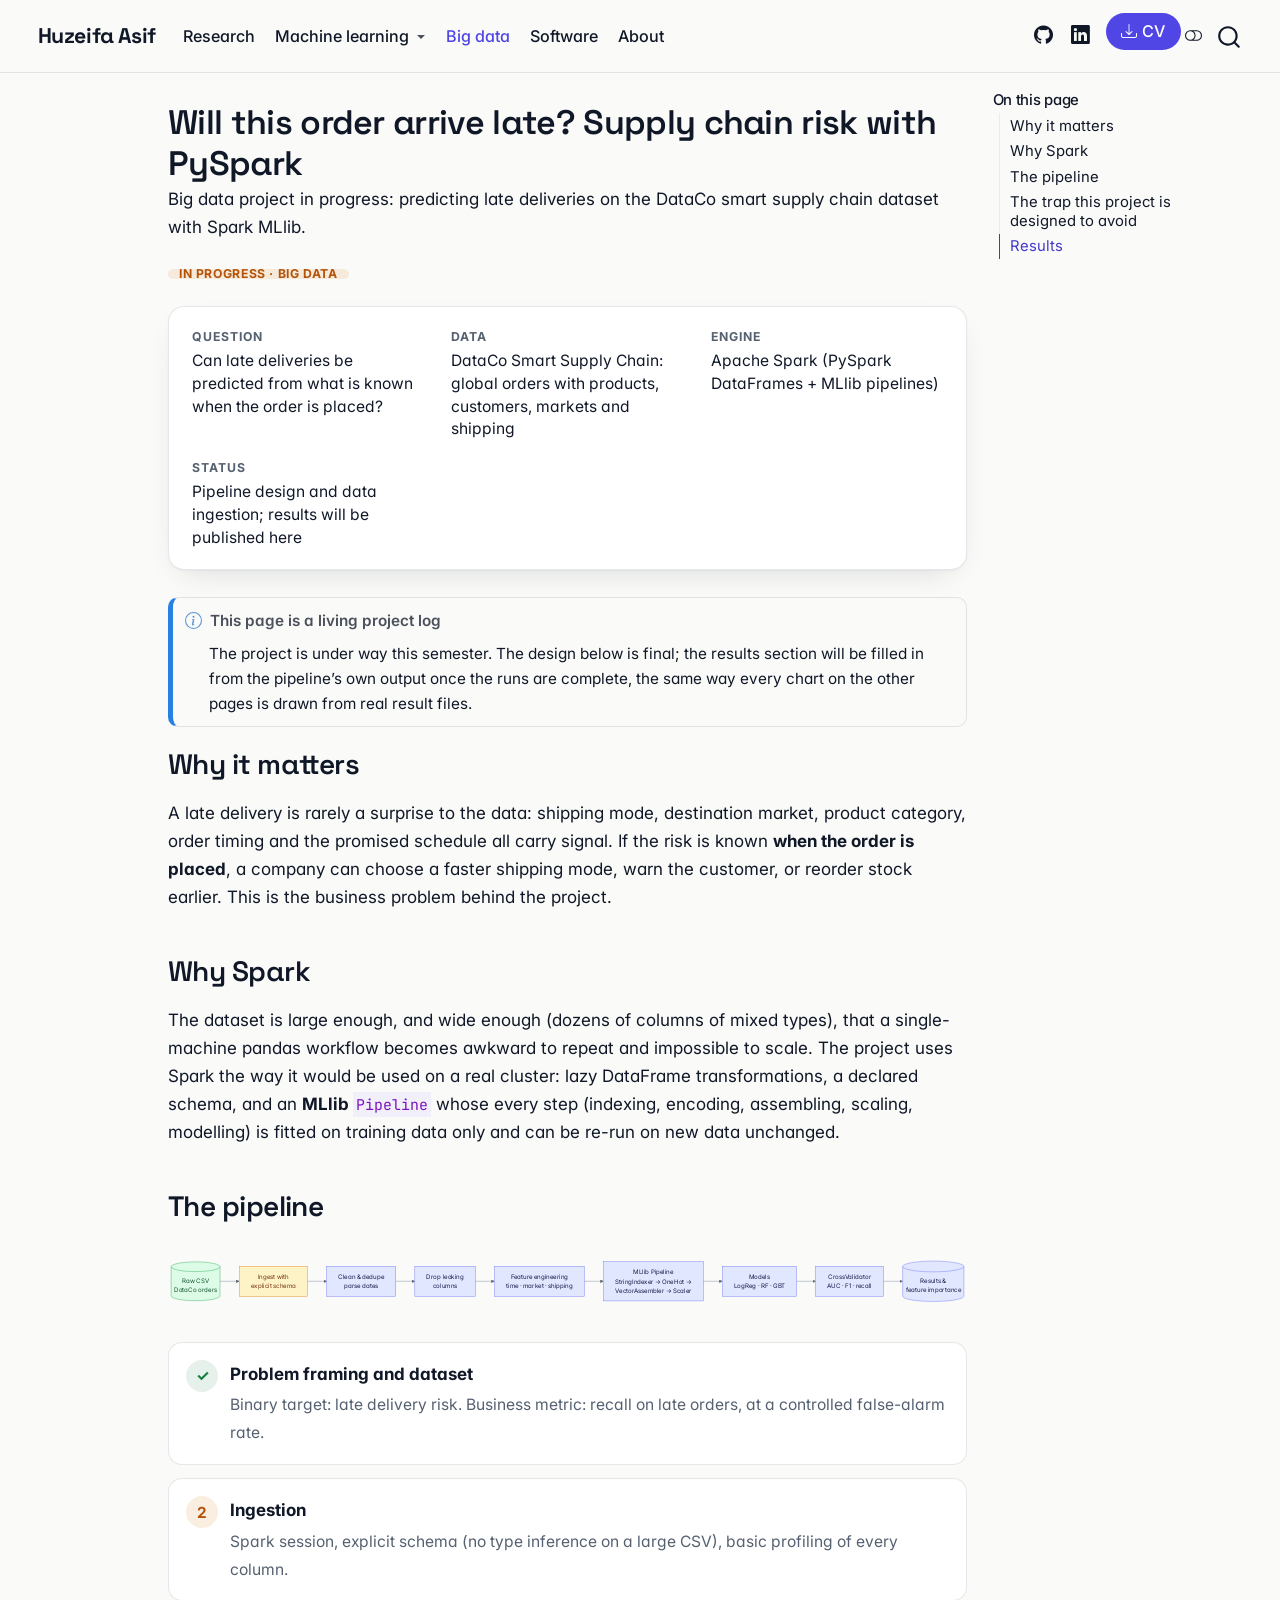
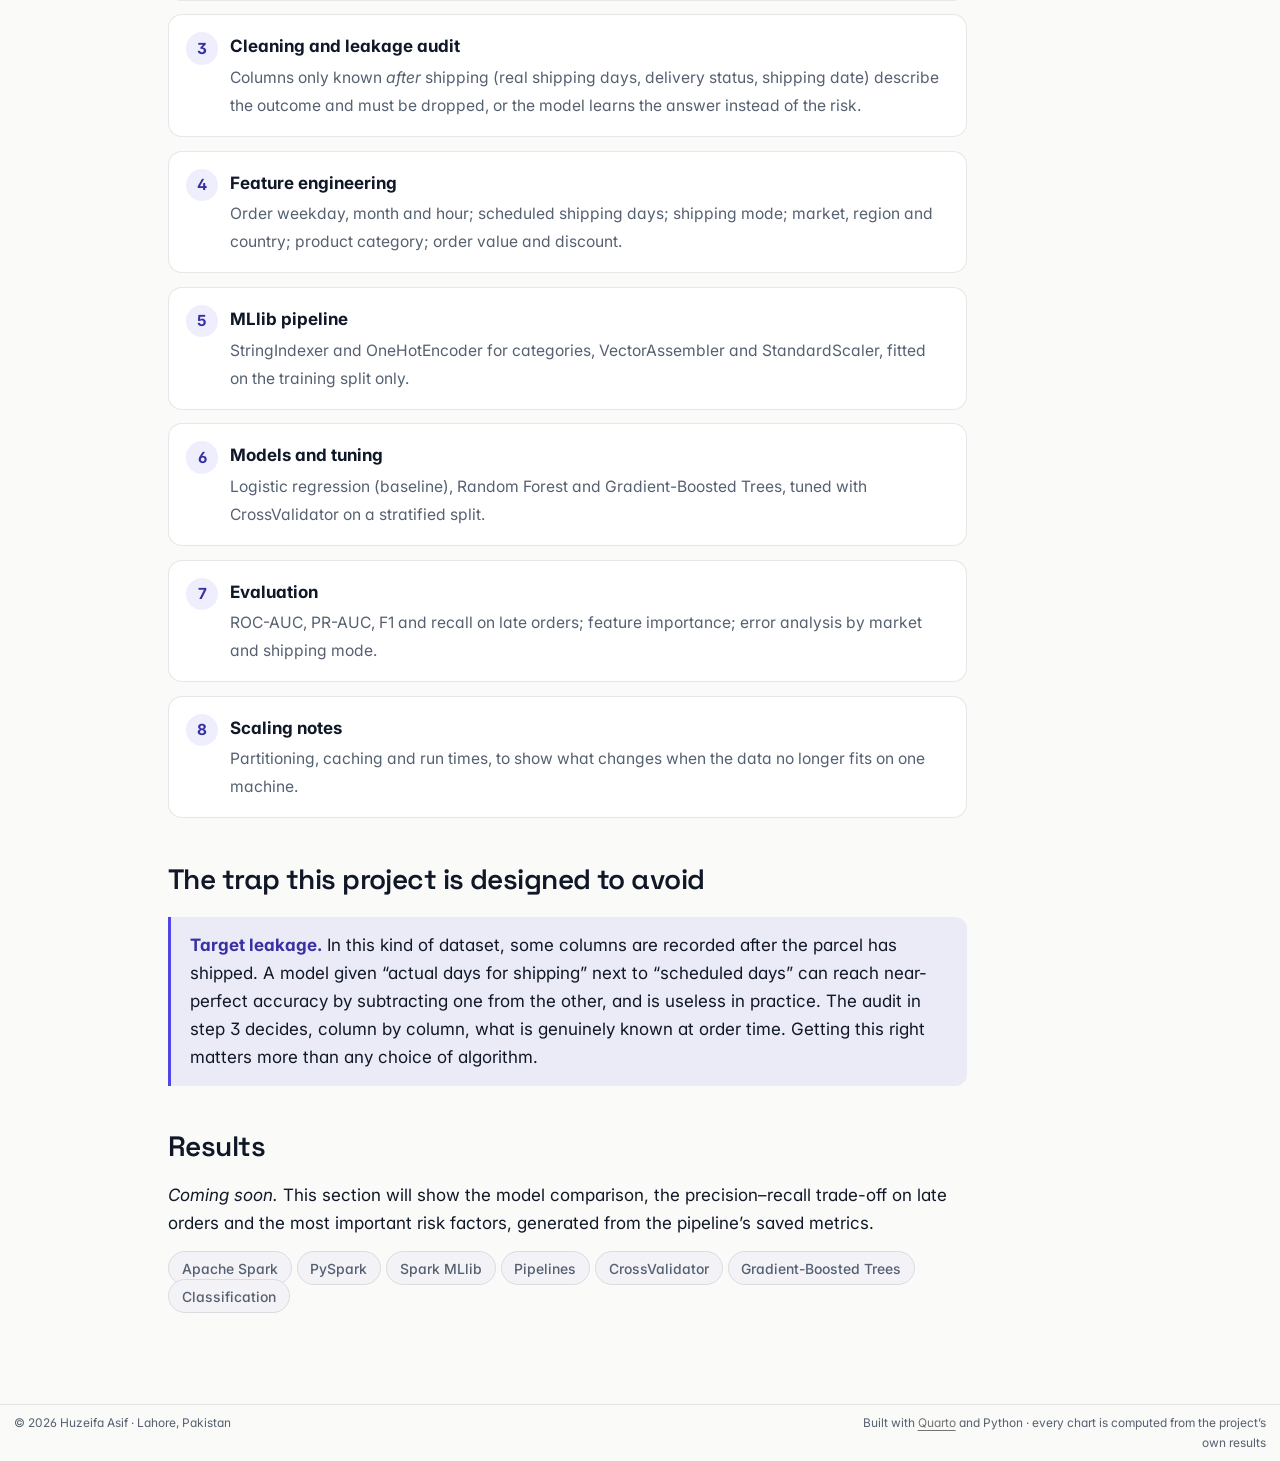
<file: projects/bigdata-supply-chain.html>
<!DOCTYPE html>
<html xmlns="http://www.w3.org/1999/xhtml" lang="en" xml:lang="en"><head>

<meta charset="utf-8">
<meta name="generator" content="quarto-1.10.18">

<meta name="viewport" content="width=device-width, initial-scale=1.0, user-scalable=yes">

<meta name="description" content="Big data project in progress: predicting late deliveries on the DataCo smart supply chain dataset with Spark MLlib.">

<title>Will this order arrive late? Supply chain risk with PySpark – Huzeifa Asif</title>
<style>
/* Default styles provided by pandoc.
** See https://pandoc.org/MANUAL.html#variables-for-html for config info.
*/
span.smallcaps{font-variant: small-caps;}
div.columns{display: flex; gap: 1.5em;}
div.column{flex: auto;}
@media screen {
div.columns{gap: min(4vw, 1.5em);}
div.column{overflow-x: auto;}
}
div.hanging-indent{margin-left: 1.5em; text-indent: -1.5em;}
ul.task-list{list-style: none;}
ul.task-list li input[type="checkbox"] {
  width: 0.8em;
  margin: 0 0.8em 0.2em -1em; /* quarto-specific, see https://github.com/quarto-dev/quarto-cli/issues/4556 */ 
  vertical-align: middle;
}
</style>


<script src="../site_libs/quarto-nav/quarto-nav.js"></script>
<script src="../site_libs/quarto-nav/headroom.min.js"></script>
<script src="../site_libs/clipboard/clipboard.min.js"></script>
<script src="../site_libs/quarto-search/autocomplete.umd.js"></script>
<script src="../site_libs/quarto-search/fuse.min.js"></script>
<script src="../site_libs/quarto-search/quarto-search.js"></script>
<meta name="quarto:offset" content="../">
<link href="../assets/img/favicon.svg" rel="icon" type="image/svg+xml">
<script src="../site_libs/quarto-html/quarto.js" type="module"></script>
<script src="../site_libs/quarto-html/tabsets/tabsets.js" type="module"></script>
<script src="../site_libs/quarto-html/popper.min.js"></script>
<script src="../site_libs/quarto-html/tippy.umd.min.js"></script>
<script src="../site_libs/quarto-html/anchor.min.js"></script>
<link href="../site_libs/quarto-html/tippy.css" rel="stylesheet">
<link href="../site_libs/quarto-html/quarto-syntax-highlighting-29f00846dc0b6c361e78d357ae7c4662.css" rel="stylesheet" class="quarto-color-scheme" id="quarto-text-highlighting-styles">
<link href="../site_libs/quarto-html/quarto-syntax-highlighting-dark-4c16e6a7dd9201d93b95fe55a277f674.css" rel="stylesheet" class="quarto-color-scheme quarto-color-alternate" id="quarto-text-highlighting-styles">
<link href="../site_libs/quarto-html/quarto-syntax-highlighting-29f00846dc0b6c361e78d357ae7c4662.css" rel="stylesheet" class="quarto-color-scheme-extra" id="quarto-text-highlighting-styles">
<script src="../site_libs/bootstrap/bootstrap.min.js"></script>
<link href="../site_libs/bootstrap/bootstrap-icons.css" rel="stylesheet">
<link href="../site_libs/bootstrap/bootstrap-0deb5ab92c2f245a4d733cc28a7e9831.min.css" rel="stylesheet" append-hash="true" class="quarto-color-scheme" id="quarto-bootstrap" data-mode="light">
<link href="../site_libs/bootstrap/bootstrap-dark-2bc2b5e8bee6faacbb40768c487b8924.min.css" rel="stylesheet" append-hash="true" class="quarto-color-scheme quarto-color-alternate" id="quarto-bootstrap" data-mode="dark">
<link href="../site_libs/bootstrap/bootstrap-0deb5ab92c2f245a4d733cc28a7e9831.min.css" rel="stylesheet" append-hash="true" class="quarto-color-scheme-extra" id="quarto-bootstrap" data-mode="light">
<script id="quarto-search-options" type="application/json">{
  "location": "navbar",
  "copy-button": false,
  "collapse-after": 3,
  "panel-placement": "end",
  "type": "overlay",
  "limit": 50,
  "keyboard-shortcut": [
    "f",
    "/",
    "s"
  ],
  "show-item-context": false,
  "language": {
    "search-no-results-text": "No results",
    "search-matching-documents-text": "matching documents",
    "search-copy-link-title": "Copy link to search",
    "search-hide-matches-text": "Hide additional matches",
    "search-more-match-text": "more match in this document",
    "search-more-matches-text": "more matches in this document",
    "search-clear-button-title": "Clear",
    "search-text-placeholder": "",
    "search-detached-cancel-button-title": "Cancel",
    "search-submit-button-title": "Submit",
    "search-label": "Search"
  }
}</script>
<style>html{ scroll-behavior: smooth; }</style>
<script src="../site_libs/quarto-diagram/mermaid.min.js"></script>
<script src="../site_libs/quarto-diagram/mermaid-init.js"></script>
<link href="../site_libs/quarto-diagram/mermaid.css" rel="stylesheet">


<meta property="og:title" content="Will this order arrive late? Supply chain risk with PySpark – Huzeifa Asif">
<meta property="og:description" content="Big data project in progress: predicting late deliveries on the DataCo smart supply chain dataset with Spark MLlib.">
<meta property="og:site_name" content="Huzeifa Asif">
</head>

<body class="nav-fixed quarto-light"><script id="quarto-html-before-body" type="application/javascript">
    const toggleBodyColorMode = (bsSheetEl) => {
      const mode = bsSheetEl.getAttribute("data-mode");
      const bodyEl = window.document.querySelector("body");
      if (mode === "dark") {
        bodyEl.classList.add("quarto-dark");
        bodyEl.classList.remove("quarto-light");
      } else {
        bodyEl.classList.add("quarto-light");
        bodyEl.classList.remove("quarto-dark");
      }
    }
    const toggleBodyColorPrimary = () => {
      const bsSheetEl = window.document.querySelector("link#quarto-bootstrap:not([rel=disabled-stylesheet])");
      if (bsSheetEl) {
        toggleBodyColorMode(bsSheetEl);
      }
    }
    const setColorSchemeToggle = (alternate) => {
      const toggles = window.document.querySelectorAll('.quarto-color-scheme-toggle');
      for (let i=0; i < toggles.length; i++) {
        const toggle = toggles[i];
        if (toggle) {
          if (alternate) {
            toggle.classList.add("alternate");
          } else {
            toggle.classList.remove("alternate");
          }
        }
      }
    };
    const toggleColorMode = (alternate) => {
      // Switch the stylesheets
      const primaryStylesheets = window.document.querySelectorAll('link.quarto-color-scheme:not(.quarto-color-alternate)');
      const alternateStylesheets = window.document.querySelectorAll('link.quarto-color-scheme.quarto-color-alternate');
      manageTransitions('#quarto-margin-sidebar .nav-link', false);
      if (alternate) {
        // note: dark is layered on light, we don't disable primary!
        enableStylesheet(alternateStylesheets);
        for (const sheetNode of alternateStylesheets) {
          if (sheetNode.id === "quarto-bootstrap") {
            toggleBodyColorMode(sheetNode);
          }
        }
      } else {
        disableStylesheet(alternateStylesheets);
        enableStylesheet(primaryStylesheets)
        toggleBodyColorPrimary();
      }
      manageTransitions('#quarto-margin-sidebar .nav-link', true);
      // Switch the toggles
      setColorSchemeToggle(alternate)
      // Hack to workaround the fact that safari doesn't
      // properly recolor the scrollbar when toggling (#1455)
      if (navigator.userAgent.indexOf('Safari') > 0 && navigator.userAgent.indexOf('Chrome') == -1) {
        manageTransitions("body", false);
        window.scrollTo(0, 1);
        setTimeout(() => {
          window.scrollTo(0, 0);
          manageTransitions("body", true);
        }, 40);
      }
    }
    const disableStylesheet = (stylesheets) => {
      for (let i=0; i < stylesheets.length; i++) {
        const stylesheet = stylesheets[i];
        stylesheet.rel = 'disabled-stylesheet';
      }
    }
    const enableStylesheet = (stylesheets) => {
      for (let i=0; i < stylesheets.length; i++) {
        const stylesheet = stylesheets[i];
        if(stylesheet.rel !== 'stylesheet') { // for Chrome, which will still FOUC without this check
          stylesheet.rel = 'stylesheet';
        }
      }
    }
    const manageTransitions = (selector, allowTransitions) => {
      const els = window.document.querySelectorAll(selector);
      for (let i=0; i < els.length; i++) {
        const el = els[i];
        if (allowTransitions) {
          el.classList.remove('notransition');
        } else {
          el.classList.add('notransition');
        }
      }
    }
    const isFileUrl = () => {
      return window.location.protocol === 'file:';
    }
    const hasAlternateSentinel = () => {
      let styleSentinel = getColorSchemeSentinel();
      if (styleSentinel !== null) {
        return styleSentinel === "alternate";
      } else {
        return false;
      }
    }
    const setStyleSentinel = (alternate) => {
      const value = alternate ? "alternate" : "default";
      if (!isFileUrl()) {
        window.localStorage.setItem("quarto-color-scheme", value);
      } else {
        localAlternateSentinel = value;
      }
    }
    const getColorSchemeSentinel = () => {
      if (!isFileUrl()) {
        const storageValue = window.localStorage.getItem("quarto-color-scheme");
        return storageValue != null ? storageValue : localAlternateSentinel;
      } else {
        return localAlternateSentinel;
      }
    }
    const toggleGiscusIfUsed = (isAlternate, darkModeDefault) => {
      const baseTheme = document.querySelector('#giscus-base-theme')?.value ?? 'light';
      const alternateTheme = document.querySelector('#giscus-alt-theme')?.value ?? 'dark';
      let newTheme = '';
      if(authorPrefersDark) {
        newTheme = isAlternate ? baseTheme : alternateTheme;
      } else {
        newTheme = isAlternate ? alternateTheme : baseTheme;
      }
      const changeGiscusTheme = () => {
        // From: https://github.com/giscus/giscus/issues/336
        const sendMessage = (message) => {
          const iframe = document.querySelector('iframe.giscus-frame');
          if (!iframe) return;
          iframe.contentWindow.postMessage({ giscus: message }, 'https://giscus.app');
        }
        sendMessage({
          setConfig: {
            theme: newTheme
          }
        });
      }
      const isGiscussLoaded = window.document.querySelector('iframe.giscus-frame') !== null;
      if (isGiscussLoaded) {
        changeGiscusTheme();
      }
    };
    const authorPrefersDark = false;
    const queryPrefersDark = window.matchMedia('(prefers-color-scheme: dark)');
    const darkModeDefault = queryPrefersDark.matches;
      document.querySelector('link#quarto-text-highlighting-styles.quarto-color-scheme-extra').rel = 'disabled-stylesheet';
      document.querySelector('link#quarto-bootstrap.quarto-color-scheme-extra').rel = 'disabled-stylesheet';
    let localAlternateSentinel = darkModeDefault ? 'alternate' : 'default';
    // Dark / light mode switch
    window.quartoToggleColorScheme = () => {
      // Read the current dark / light value
      let toAlternate = !hasAlternateSentinel();
      toggleColorMode(toAlternate);
      setStyleSentinel(toAlternate);
      toggleGiscusIfUsed(toAlternate, darkModeDefault);
      window.dispatchEvent(new Event('resize'));
    };
    queryPrefersDark.addEventListener("change", e => {
      if(window.localStorage.getItem("quarto-color-scheme") !== null)
        return;
      const alternate = e.matches
      toggleColorMode(alternate);
      localAlternateSentinel = e.matches ? 'alternate' : 'default'; // this is used alongside local storage!
      toggleGiscusIfUsed(alternate, darkModeDefault);
    });
    // Switch to dark mode if need be
    if (hasAlternateSentinel()) {
      toggleColorMode(true);
    } else {
      toggleColorMode(false);
    }
  </script>

<div id="quarto-search-results"></div>
  <header id="quarto-header" class="headroom fixed-top">
    <nav class="navbar navbar-expand-lg " data-bs-theme="dark">
      <div class="navbar-container container-fluid">
      <div class="navbar-brand-container mx-auto">
    <a href="../index.html" class="navbar-brand navbar-brand-logo">
    <img src="../assets/img/favicon.svg" alt="" class="navbar-logo light-content">
    <img src="../assets/img/favicon.svg" alt="" class="navbar-logo dark-content">
    </a>
    <a class="navbar-brand" href="../index.html">
    <span class="navbar-title">Huzeifa Asif</span>
    </a>
  </div>
            <div id="quarto-search" class="" title="Search"></div>
          <button class="navbar-toggler" type="button" data-bs-toggle="collapse" data-bs-target="#navbarCollapse" aria-controls="navbarCollapse" role="menu" aria-expanded="false" aria-label="Toggle navigation" onclick="if (window.quartoToggleHeadroom) { window.quartoToggleHeadroom(); }">
  <span class="navbar-toggler-icon"></span>
</button>
          <div class="collapse navbar-collapse" id="navbarCollapse">
            <ul class="navbar-nav navbar-nav-scroll me-auto">
  <li class="nav-item">
    <a class="nav-link" href="../projects/hci-chatbot-preference.html"> 
<span class="menu-text">Research</span></a>
  </li>  
  <li class="nav-item dropdown ">
    <a class="nav-link dropdown-toggle" href="#" id="nav-menu-machine-learning" role="link" data-bs-toggle="dropdown" aria-expanded="false">
 <span class="menu-text">Machine learning</span>
    </a>
    <ul class="dropdown-menu" aria-labelledby="nav-menu-machine-learning">    
        <li>
    <a class="dropdown-item" href="../projects/ml-breast-cancer.html">
 <span class="dropdown-text">Breast cancer diagnosis: DT vs RF vs KNN</span></a>
  </li>  
        <li>
    <a class="dropdown-item" href="../projects/ml-id3-student-outcomes.html">
 <span class="dropdown-text">Student outcomes: ID3 decision tree</span></a>
  </li>  
    </ul>
  </li>
  <li class="nav-item">
    <a class="nav-link active" href="../projects/bigdata-supply-chain.html" aria-current="page"> 
<span class="menu-text">Big data</span></a>
  </li>  
  <li class="nav-item">
    <a class="nav-link" href="../software.html"> 
<span class="menu-text">Software</span></a>
  </li>  
  <li class="nav-item">
    <a class="nav-link" href="../about.html"> 
<span class="menu-text">About</span></a>
  </li>  
</ul>
            <ul class="navbar-nav navbar-nav-scroll ms-auto">
  <li class="nav-item compact">
    <a class="nav-link" href="https://github.com/HUZEIFAC7"> <i class="bi bi-github" role="img" aria-label="GitHub">
</i> 
<span class="menu-text"></span></a>
  </li>  
  <li class="nav-item compact">
    <a class="nav-link" href="https://www.linkedin.com/in/huzeifaasif"> <i class="bi bi-linkedin" role="img" aria-label="LinkedIn">
</i> 
<span class="menu-text"></span></a>
  </li>  
  <li class="nav-item">
    <a class="nav-link" href="../assets/cv/Huzeifa_Asif_CV.pdf"> <i class="bi bi-download" role="img">
</i> 
<span class="menu-text">CV</span></a>
  </li>  
</ul>
          </div> <!-- /navcollapse -->
            <div class="quarto-navbar-tools">
  <a href="" class="quarto-color-scheme-toggle quarto-navigation-tool  px-1" onclick="window.quartoToggleColorScheme(); return false;" title="Toggle dark mode"><i class="bi"></i></a>
</div>
      </div> <!-- /container-fluid -->
    </nav>
</header>
<!-- content -->
<div id="quarto-content" class="quarto-container page-columns page-rows-contents page-layout-article page-navbar">
<!-- sidebar -->
<!-- margin-sidebar -->
    <div id="quarto-margin-sidebar" class="sidebar margin-sidebar">
        <nav id="TOC" role="doc-toc" class="toc-active">
    <h2 id="toc-title">On this page</h2>
   
  <ul class="collapse">
  <li><a href="#why-it-matters" id="toc-why-it-matters" class="nav-link active" data-scroll-target="#why-it-matters">Why it matters</a></li>
  <li><a href="#why-spark" id="toc-why-spark" class="nav-link" data-scroll-target="#why-spark">Why Spark</a></li>
  <li><a href="#the-pipeline" id="toc-the-pipeline" class="nav-link" data-scroll-target="#the-pipeline">The pipeline</a></li>
  <li><a href="#the-trap-this-project-is-designed-to-avoid" id="toc-the-trap-this-project-is-designed-to-avoid" class="nav-link" data-scroll-target="#the-trap-this-project-is-designed-to-avoid">The trap this project is designed to avoid</a></li>
  <li><a href="#results" id="toc-results" class="nav-link" data-scroll-target="#results">Results</a></li>
  </ul>
</nav>
    </div>
<!-- main -->
<main class="content" id="quarto-document-content">


<header id="title-block-header" class="quarto-title-block default">
<div class="quarto-title">
<h1 class="title">Will this order arrive late? Supply chain risk with PySpark</h1>
</div>

<div>
  <div class="description">
    Big data project in progress: predicting late deliveries on the DataCo smart supply chain dataset with Spark MLlib.
  </div>
</div>


<div class="quarto-title-meta">

    
  
    
  </div>
  


</header>


<div class="case-head">
  <span class="badge-status progress">In progress · Big Data</span>
</div>
<div class="glance">
  <div><span>Question</span><p>Can late deliveries be predicted from what is known when the order is placed?</p></div>
  <div><span>Data</span><p>DataCo Smart Supply Chain: global orders with products, customers, markets and shipping</p></div>
  <div><span>Engine</span><p>Apache Spark (PySpark DataFrames + MLlib pipelines)</p></div>
  <div><span>Status</span><p>Pipeline design and data ingestion; results will be published here</p></div>
</div>
<div class="callout callout-style-simple callout-note callout-titled">
<div class="callout-header d-flex align-content-center">
<div class="callout-icon-container">
<i class="callout-icon"></i>
</div>
<div class="callout-title-container flex-fill">
<span class="screen-reader-only">Note</span>This page is a living project log
</div>
</div>
<div class="callout-body-container callout-body">
<p>The project is under way this semester. The design below is final; the results section will be filled in from the pipeline’s own output once the runs are complete, the same way every chart on the other pages is drawn from real result files.</p>
</div>
</div>
<section id="why-it-matters" class="level2">
<h2 class="anchored" data-anchor-id="why-it-matters">Why it matters</h2>
<p>A late delivery is rarely a surprise to the data: shipping mode, destination market, product category, order timing and the promised schedule all carry signal. If the risk is known <strong>when the order is placed</strong>, a company can choose a faster shipping mode, warn the customer, or reorder stock earlier. This is the business problem behind the project.</p>
</section>
<section id="why-spark" class="level2">
<h2 class="anchored" data-anchor-id="why-spark">Why Spark</h2>
<p>The dataset is large enough, and wide enough (dozens of columns of mixed types), that a single-machine pandas workflow becomes awkward to repeat and impossible to scale. The project uses Spark the way it would be used on a real cluster: lazy DataFrame transformations, a declared schema, and an <strong>MLlib <code>Pipeline</code></strong> whose every step (indexing, encoding, assembling, scaling, modelling) is fitted on training data only and can be re-run on new data unchanged.</p>
</section>
<section id="the-pipeline" class="level2">
<h2 class="anchored" data-anchor-id="the-pipeline">The pipeline</h2>
<div class="cell" data-layout-align="center">
<div class="cell-output-display">
<div>
<p></p><figure class="figure"><p></p>
<div>
<pre class="mermaid mermaid-js">flowchart LR
  A[("Raw CSV&lt;br/&gt;DataCo orders")] --&gt; B["Ingest with&lt;br/&gt;explicit schema"]
  B --&gt; C["Clean &amp; dedupe&lt;br/&gt;parse dates"]
  C --&gt; D["Drop leaking&lt;br/&gt;columns"]
  D --&gt; E["Feature engineering&lt;br/&gt;time · market · shipping"]
  E --&gt; F["MLlib Pipeline&lt;br/&gt;StringIndexer → OneHot →&lt;br/&gt;VectorAssembler → Scaler"]
  F --&gt; G["Models&lt;br/&gt;LogReg · RF · GBT"]
  G --&gt; H["CrossValidator&lt;br/&gt;AUC · F1 · recall"]
  H --&gt; I[("Results &amp;&lt;br/&gt;feature importance")]
  classDef done fill:#DCFCE7,stroke:#16A34A,color:#14532D;
  classDef now fill:#FEF3C7,stroke:#D97706,color:#78350F;
  classDef todo fill:#E0E7FF,stroke:#6366F1,color:#1E1B4B;
  class A done; class B now; class C,D,E,F,G,H,I todo;
</pre>
</div>
<p></p></figure><p></p>
</div>
</div>
</div>
<ol class="steps">
<li class="done">
<b>Problem framing and dataset</b><span>Binary target: late delivery risk. Business metric: recall on late orders, at a controlled false-alarm rate.</span>
</li>
<li class="now">
<b>Ingestion</b><span>Spark session, explicit schema (no type inference on a large CSV), basic profiling of every column.</span>
</li>
<li>
<b>Cleaning and leakage audit</b><span>Columns only known <i>after</i> shipping (real shipping days, delivery status, shipping date) describe the outcome and must be dropped, or the model learns the answer instead of the risk.</span>
</li>
<li>
<b>Feature engineering</b><span>Order weekday, month and hour; scheduled shipping days; shipping mode; market, region and country; product category; order value and discount.</span>
</li>
<li>
<b>MLlib pipeline</b><span>StringIndexer and OneHotEncoder for categories, VectorAssembler and StandardScaler, fitted on the training split only.</span>
</li>
<li>
<b>Models and tuning</b><span>Logistic regression (baseline), Random Forest and Gradient-Boosted Trees, tuned with CrossValidator on a stratified split.</span>
</li>
<li>
<b>Evaluation</b><span>ROC-AUC, PR-AUC, F1 and recall on late orders; feature importance; error analysis by market and shipping mode.</span>
</li>
<li>
<b>Scaling notes</b><span>Partitioning, caching and run times, to show what changes when the data no longer fits on one machine.</span>
</li>
</ol>
</section>
<section id="the-trap-this-project-is-designed-to-avoid" class="level2">
<h2 class="anchored" data-anchor-id="the-trap-this-project-is-designed-to-avoid">The trap this project is designed to avoid</h2>
<div class="insight">
<p><strong>Target leakage.</strong> In this kind of dataset, some columns are recorded after the parcel has shipped. A model given “actual days for shipping” next to “scheduled days” can reach near-perfect accuracy by subtracting one from the other, and is useless in practice. The audit in step 3 decides, column by column, what is genuinely known at order time. Getting this right matters more than any choice of algorithm.</p>
</div>
</section>
<section id="results" class="level2">
<h2 class="anchored" data-anchor-id="results">Results</h2>
<p><em>Coming soon.</em> This section will show the model comparison, the precision–recall trade-off on late orders and the most important risk factors, generated from the pipeline’s saved metrics.</p>
<div class="chips lg">
<p><span>Apache Spark</span> <span>PySpark</span> <span>Spark MLlib</span> <span>Pipelines</span> <span>CrossValidator</span> <span>Gradient-Boosted Trees</span> <span>Classification</span></p>
</div>


</section>

<a onclick="window.scrollTo(0, 0); return false;" role="button" id="quarto-back-to-top"><i class="bi bi-arrow-up"></i> Back to top</a></main> <!-- /main -->
<script id="quarto-html-after-body" type="application/javascript">
  window.document.addEventListener("DOMContentLoaded", function (event) {
    // Ensure there is a toggle, if there isn't float one in the top right
    if (window.document.querySelector('.quarto-color-scheme-toggle') === null) {
      const a = window.document.createElement('a');
      a.classList.add('top-right');
      a.classList.add('quarto-color-scheme-toggle');
      a.href = "";
      a.onclick = function() { try { window.quartoToggleColorScheme(); } catch {} return false; };
      const i = window.document.createElement("i");
      i.classList.add('bi');
      a.appendChild(i);
      window.document.body.appendChild(a);
    }
    setColorSchemeToggle(hasAlternateSentinel())
    const icon = "";
    const anchorJS = new window.AnchorJS();
    anchorJS.options = {
      placement: 'right',
      icon: icon
    };
    anchorJS.add('.anchored');
    const isCodeAnnotation = (el) => {
      for (const clz of el.classList) {
        if (clz.startsWith('code-annotation-')) {                     
          return true;
        }
      }
      return false;
    }
    const onCopySuccess = function(e) {
      // button target
      const button = e.trigger;
      // don't keep focus
      button.blur();
      // flash "checked"
      button.classList.add('code-copy-button-checked');
      var currentTitle = button.getAttribute("title");
      button.setAttribute("title", "Copied!");
      let tooltip;
      if (window.bootstrap) {
        button.setAttribute("data-bs-toggle", "tooltip");
        button.setAttribute("data-bs-placement", "left");
        button.setAttribute("data-bs-title", "Copied!");
        tooltip = new bootstrap.Tooltip(button, 
          { trigger: "manual", 
            customClass: "code-copy-button-tooltip",
            offset: [0, -8]});
        tooltip.show();    
      }
      setTimeout(function() {
        if (tooltip) {
          tooltip.hide();
          button.removeAttribute("data-bs-title");
          button.removeAttribute("data-bs-toggle");
          button.removeAttribute("data-bs-placement");
        }
        button.setAttribute("title", currentTitle);
        button.classList.remove('code-copy-button-checked');
      }, 1000);
      // clear code selection
      e.clearSelection();
    }
    const getTextToCopy = function(trigger) {
      const outerScaffold = trigger.parentElement.cloneNode(true);
      const codeEl = outerScaffold.querySelector('code');
      for (const childEl of codeEl.children) {
        if (isCodeAnnotation(childEl)) {
          childEl.remove();
        }
      }
      return codeEl.innerText;
    }
    const clipboard = new window.ClipboardJS('.code-copy-button:not([data-in-quarto-modal])', {
      text: getTextToCopy
    });
    clipboard.on('success', onCopySuccess);
    if (window.document.getElementById('quarto-embedded-source-code-modal')) {
      const clipboardModal = new window.ClipboardJS('.code-copy-button[data-in-quarto-modal]', {
        text: getTextToCopy,
        container: window.document.getElementById('quarto-embedded-source-code-modal')
      });
      clipboardModal.on('success', onCopySuccess);
    }
      var localhostRegex = new RegExp(/^(?:http|https):\/\/localhost\:?[0-9]*\//);
      var mailtoRegex = new RegExp(/^mailto:/);
        var filterRegex = new RegExp("https:\/\/huzeifac7\.github\.io");
      var isInternal = (href) => {
          return filterRegex.test(href) || localhostRegex.test(href) || mailtoRegex.test(href);
      }
      // Inspect non-navigation links and adorn them if external
     var links = window.document.querySelectorAll('a[href]:not(.nav-link):not(.navbar-brand):not(.toc-action):not(.sidebar-link):not(.sidebar-item-toggle):not(.pagination-link):not(.no-external):not([aria-hidden]):not(.dropdown-item):not(.quarto-navigation-tool):not(.about-link)');
      for (var i=0; i<links.length; i++) {
        const link = links[i];
        if (!isInternal(link.href)) {
          // undo the damage that might have been done by quarto-nav.js in the case of
          // links that we want to consider external
          if (link.dataset.originalHref !== undefined) {
            link.href = link.dataset.originalHref;
          }
            // target, if specified
            link.setAttribute("target", "_blank");
            if (link.getAttribute("rel") === null) {
              link.setAttribute("rel", "noopener");
            }
        }
      }
    function tippyHover(el, contentFn, onTriggerFn, onUntriggerFn) {
      const config = {
        allowHTML: true,
        maxWidth: 500,
        delay: 100,
        arrow: false,
        appendTo: function(el) {
            return el.parentElement;
        },
        interactive: true,
        interactiveBorder: 10,
        theme: 'quarto',
        placement: 'bottom-start',
      };
      if (contentFn) {
        config.content = contentFn;
      }
      if (onTriggerFn) {
        config.onTrigger = onTriggerFn;
      }
      if (onUntriggerFn) {
        config.onUntrigger = onUntriggerFn;
      }
      window.tippy(el, config); 
    }
    const noterefs = window.document.querySelectorAll('a[role="doc-noteref"]');
    for (var i=0; i<noterefs.length; i++) {
      const ref = noterefs[i];
      tippyHover(ref, function() {
        // use id or data attribute instead here
        let href = ref.getAttribute('data-footnote-href') || ref.getAttribute('href');
        try { href = new URL(href).hash; } catch {}
        const id = href.replace(/^#\/?/, "");
        const note = window.document.getElementById(id);
        if (note) {
          return note.innerHTML;
        } else {
          return "";
        }
      });
    }
    const xrefs = window.document.querySelectorAll('a.quarto-xref');
    const processXRef = (id, note) => {
      // Strip column container classes
      const stripColumnClz = (el) => {
        el.classList.remove("page-full", "page-columns");
        if (el.children) {
          for (const child of el.children) {
            stripColumnClz(child);
          }
        }
      }
      stripColumnClz(note)
      if (id === null || id.startsWith('sec-')) {
        // Special case sections, only their first couple elements
        const container = document.createElement("div");
        if (note.children && note.children.length > 2) {
          container.appendChild(note.children[0].cloneNode(true));
          for (let i = 1; i < note.children.length; i++) {
            const child = note.children[i];
            if (child.tagName === "P" && child.innerText === "") {
              continue;
            } else {
              container.appendChild(child.cloneNode(true));
              break;
            }
          }
          if (window.Quarto?.typesetMath) {
            window.Quarto.typesetMath(container);
          }
          return container.innerHTML
        } else {
          if (window.Quarto?.typesetMath) {
            window.Quarto.typesetMath(note);
          }
          return note.innerHTML;
        }
      } else {
        // Remove any anchor links if they are present
        const anchorLink = note.querySelector('a.anchorjs-link');
        if (anchorLink) {
          anchorLink.remove();
        }
        if (window.Quarto?.typesetMath) {
          window.Quarto.typesetMath(note);
        }
        if (note.classList.contains("callout")) {
          return note.outerHTML;
        } else {
          return note.innerHTML;
        }
      }
    }
    for (var i=0; i<xrefs.length; i++) {
      const xref = xrefs[i];
      tippyHover(xref, undefined, function(instance) {
        instance.disable();
        let url = xref.getAttribute('href');
        let hash = undefined; 
        if (url.startsWith('#')) {
          hash = url;
        } else {
          try { hash = new URL(url).hash; } catch {}
        }
        if (hash) {
          const id = hash.replace(/^#\/?/, "");
          const note = window.document.getElementById(id);
          if (note !== null) {
            try {
              const html = processXRef(id, note.cloneNode(true));
              instance.setContent(html);
            } finally {
              instance.enable();
              instance.show();
            }
          } else {
            // See if we can fetch this
            fetch(url.split('#')[0])
            .then(res => res.text())
            .then(html => {
              const parser = new DOMParser();
              const htmlDoc = parser.parseFromString(html, "text/html");
              const note = htmlDoc.getElementById(id);
              if (note !== null) {
                const html = processXRef(id, note);
                instance.setContent(html);
              } 
            }).finally(() => {
              instance.enable();
              instance.show();
            });
          }
        } else {
          // See if we can fetch a full url (with no hash to target)
          // This is a special case and we should probably do some content thinning / targeting
          fetch(url)
          .then(res => res.text())
          .then(html => {
            const parser = new DOMParser();
            const htmlDoc = parser.parseFromString(html, "text/html");
            const note = htmlDoc.querySelector('main.content');
            if (note !== null) {
              // This should only happen for chapter cross references
              // (since there is no id in the URL)
              // remove the first header
              if (note.children.length > 0 && note.children[0].tagName === "HEADER") {
                note.children[0].remove();
              }
              const html = processXRef(null, note);
              instance.setContent(html);
            } 
          }).finally(() => {
            instance.enable();
            instance.show();
          });
        }
      }, function(instance) {
      });
    }
        let selectedAnnoteEl;
        const selectorForAnnotation = ( cell, annotation) => {
          let cellAttr = 'data-code-cell="' + cell + '"';
          let lineAttr = 'data-code-annotation="' +  annotation + '"';
          const selector = 'span[' + cellAttr + '][' + lineAttr + ']';
          return selector;
        }
        const selectCodeLines = (annoteEl) => {
          const doc = window.document;
          const targetCell = annoteEl.getAttribute("data-target-cell");
          const targetAnnotation = annoteEl.getAttribute("data-target-annotation");
          const annoteSpan = window.document.querySelector(selectorForAnnotation(targetCell, targetAnnotation));
          const lines = annoteSpan.getAttribute("data-code-lines").split(",");
          const lineIds = lines.map((line) => {
            return targetCell + "-" + line;
          })
          let top = null;
          let height = null;
          let parent = null;
          if (lineIds.length > 0) {
              //compute the position of the single el (top and bottom and make a div)
              const el = window.document.getElementById(lineIds[0]);
              top = el.offsetTop;
              height = el.offsetHeight;
              parent = el.parentElement.parentElement;
            if (lineIds.length > 1) {
              const lastEl = window.document.getElementById(lineIds[lineIds.length - 1]);
              const bottom = lastEl.offsetTop + lastEl.offsetHeight;
              height = bottom - top;
            }
            if (top !== null && height !== null && parent !== null) {
              // cook up a div (if necessary) and position it 
              let div = window.document.getElementById("code-annotation-line-highlight");
              if (div === null) {
                div = window.document.createElement("div");
                div.setAttribute("id", "code-annotation-line-highlight");
                div.style.position = 'absolute';
                parent.appendChild(div);
              }
              div.style.top = top - 2 + "px";
              div.style.height = height + 4 + "px";
              div.style.left = 0;
              let gutterDiv = window.document.getElementById("code-annotation-line-highlight-gutter");
              if (gutterDiv === null) {
                gutterDiv = window.document.createElement("div");
                gutterDiv.setAttribute("id", "code-annotation-line-highlight-gutter");
                gutterDiv.style.position = 'absolute';
                const codeCell = window.document.getElementById(targetCell);
                const gutter = codeCell.querySelector('.code-annotation-gutter');
                gutter.appendChild(gutterDiv);
              }
              gutterDiv.style.top = top - 2 + "px";
              gutterDiv.style.height = height + 4 + "px";
            }
            selectedAnnoteEl = annoteEl;
          }
        };
        const unselectCodeLines = () => {
          const elementsIds = ["code-annotation-line-highlight", "code-annotation-line-highlight-gutter"];
          elementsIds.forEach((elId) => {
            const div = window.document.getElementById(elId);
            if (div) {
              div.remove();
            }
          });
          selectedAnnoteEl = undefined;
        };
          // Handle positioning of the toggle
      window.addEventListener(
        "resize",
        throttle(() => {
          elRect = undefined;
          if (selectedAnnoteEl) {
            selectCodeLines(selectedAnnoteEl);
          }
        }, 10)
      );
      function throttle(fn, ms) {
      let throttle = false;
      let timer;
        return (...args) => {
          if(!throttle) { // first call gets through
              fn.apply(this, args);
              throttle = true;
          } else { // all the others get throttled
              if(timer) clearTimeout(timer); // cancel #2
              timer = setTimeout(() => {
                fn.apply(this, args);
                timer = throttle = false;
              }, ms);
          }
        };
      }
        // Attach click handler to the DT
        const annoteDls = window.document.querySelectorAll('dt[data-target-cell]');
        for (const annoteDlNode of annoteDls) {
          annoteDlNode.addEventListener('click', (event) => {
            const clickedEl = event.target;
            if (clickedEl !== selectedAnnoteEl) {
              unselectCodeLines();
              const activeEl = window.document.querySelector('dt[data-target-cell].code-annotation-active');
              if (activeEl) {
                activeEl.classList.remove('code-annotation-active');
              }
              selectCodeLines(clickedEl);
              clickedEl.classList.add('code-annotation-active');
            } else {
              // Unselect the line
              unselectCodeLines();
              clickedEl.classList.remove('code-annotation-active');
            }
          });
        }
    const findCites = (el) => {
      const parentEl = el.parentElement;
      if (parentEl) {
        const cites = parentEl.dataset.cites;
        if (cites) {
          return {
            el,
            cites: cites.split(' ')
          };
        } else {
          return findCites(el.parentElement)
        }
      } else {
        return undefined;
      }
    };
    var bibliorefs = window.document.querySelectorAll('a[role="doc-biblioref"]');
    for (var i=0; i<bibliorefs.length; i++) {
      const ref = bibliorefs[i];
      const citeInfo = findCites(ref);
      if (citeInfo) {
        tippyHover(citeInfo.el, function() {
          var popup = window.document.createElement('div');
          citeInfo.cites.forEach(function(cite) {
            var citeDiv = window.document.createElement('div');
            citeDiv.classList.add('hanging-indent');
            citeDiv.classList.add('csl-entry');
            var biblioDiv = window.document.getElementById('ref-' + cite);
            if (biblioDiv) {
              citeDiv.innerHTML = biblioDiv.innerHTML;
            }
            popup.appendChild(citeDiv);
          });
          return popup.innerHTML;
        });
      }
    }
  });
  </script>
</div> <!-- /content -->
<footer class="footer">
  <div class="nav-footer">
    <div class="nav-footer-left">
<p>© 2026 Huzeifa Asif · Lahore, Pakistan</p>
</div>   
    <div class="nav-footer-center">
      &nbsp;
    </div>
    <div class="nav-footer-right">
<p>Built with <a href="https://quarto.org">Quarto</a> and Python · every chart is computed from the project’s own results</p>
</div>
  </div>
</footer>




<script src="../site_libs/quarto-html/zenscroll-min.js"></script>
</body></html>
</file>
<file: site_libs/quarto-html/tippy.css>
.tippy-box[data-animation=fade][data-state=hidden]{opacity:0}[data-tippy-root]{max-width:calc(100vw - 10px)}.tippy-box{position:relative;background-color:#333;color:#fff;border-radius:4px;font-size:14px;line-height:1.4;white-space:normal;outline:0;transition-property:transform,visibility,opacity}.tippy-box[data-placement^=top]>.tippy-arrow{bottom:0}.tippy-box[data-placement^=top]>.tippy-arrow:before{bottom:-7px;left:0;border-width:8px 8px 0;border-top-color:initial;transform-origin:center top}.tippy-box[data-placement^=bottom]>.tippy-arrow{top:0}.tippy-box[data-placement^=bottom]>.tippy-arrow:before{top:-7px;left:0;border-width:0 8px 8px;border-bottom-color:initial;transform-origin:center bottom}.tippy-box[data-placement^=left]>.tippy-arrow{right:0}.tippy-box[data-placement^=left]>.tippy-arrow:before{border-width:8px 0 8px 8px;border-left-color:initial;right:-7px;transform-origin:center left}.tippy-box[data-placement^=right]>.tippy-arrow{left:0}.tippy-box[data-placement^=right]>.tippy-arrow:before{left:-7px;border-width:8px 8px 8px 0;border-right-color:initial;transform-origin:center right}.tippy-box[data-inertia][data-state=visible]{transition-timing-function:cubic-bezier(.54,1.5,.38,1.11)}.tippy-arrow{width:16px;height:16px;color:#333}.tippy-arrow:before{content:"";position:absolute;border-color:transparent;border-style:solid}.tippy-content{position:relative;padding:5px 9px;z-index:1}
</file>
<file: site_libs/quarto-html/quarto-syntax-highlighting-29f00846dc0b6c361e78d357ae7c4662.css>
/* quarto syntax highlight colors */
:root {
  --quarto-hl-ot-color: #003B4F;
  --quarto-hl-at-color: #657422;
  --quarto-hl-ss-color: #20794D;
  --quarto-hl-an-color: #5E5E5E;
  --quarto-hl-fu-color: #4758AB;
  --quarto-hl-st-color: #20794D;
  --quarto-hl-cf-color: #003B4F;
  --quarto-hl-op-color: #5E5E5E;
  --quarto-hl-er-color: #AD0000;
  --quarto-hl-bn-color: #AD0000;
  --quarto-hl-al-color: #AD0000;
  --quarto-hl-va-color: #111111;
  --quarto-hl-bu-color: inherit;
  --quarto-hl-ex-color: inherit;
  --quarto-hl-pp-color: #AD0000;
  --quarto-hl-in-color: #5E5E5E;
  --quarto-hl-vs-color: #20794D;
  --quarto-hl-wa-color: #5E5E5E;
  --quarto-hl-do-color: #5E5E5E;
  --quarto-hl-im-color: #00769E;
  --quarto-hl-ch-color: #20794D;
  --quarto-hl-dt-color: #AD0000;
  --quarto-hl-fl-color: #AD0000;
  --quarto-hl-co-color: #5E5E5E;
  --quarto-hl-cv-color: #5E5E5E;
  --quarto-hl-cn-color: #8f5902;
  --quarto-hl-sc-color: #5E5E5E;
  --quarto-hl-dv-color: #AD0000;
  --quarto-hl-kw-color: #003B4F;
}

/* other quarto variables */
:root {
  --quarto-font-monospace: "JetBrains Mono", ui-monospace, monospace;
}

/* syntax highlight based on Pandoc's rules */
pre > code.sourceCode > span {
  color: #003B4F;
}

code.sourceCode > span {
  color: #003B4F;
}

div.sourceCode,
div.sourceCode pre.sourceCode {
  color: #003B4F;
}

/* Normal */
code span {
  color: #003B4F;
}

/* Alert */
code span.al {
  color: #AD0000;
  font-style: inherit;
}

/* Annotation */
code span.an {
  color: #5E5E5E;
  font-style: inherit;
}

/* Attribute */
code span.at {
  color: #657422;
  font-style: inherit;
}

/* BaseN */
code span.bn {
  color: #AD0000;
  font-style: inherit;
}

/* BuiltIn */
code span.bu {
  font-style: inherit;
}

/* ControlFlow */
code span.cf {
  color: #003B4F;
  font-weight: bold;
  font-style: inherit;
}

/* Char */
code span.ch {
  color: #20794D;
  font-style: inherit;
}

/* Constant */
code span.cn {
  color: #8f5902;
  font-style: inherit;
}

/* Comment */
code span.co {
  color: #5E5E5E;
  font-style: inherit;
}

/* CommentVar */
code span.cv {
  color: #5E5E5E;
  font-style: italic;
}

/* Documentation */
code span.do {
  color: #5E5E5E;
  font-style: italic;
}

/* DataType */
code span.dt {
  color: #AD0000;
  font-style: inherit;
}

/* DecVal */
code span.dv {
  color: #AD0000;
  font-style: inherit;
}

/* Error */
code span.er {
  color: #AD0000;
  font-style: inherit;
}

/* Extension */
code span.ex {
  font-style: inherit;
}

/* Float */
code span.fl {
  color: #AD0000;
  font-style: inherit;
}

/* Function */
code span.fu {
  color: #4758AB;
  font-style: inherit;
}

/* Import */
code span.im {
  color: #00769E;
  font-style: inherit;
}

/* Information */
code span.in {
  color: #5E5E5E;
  font-style: inherit;
}

/* Keyword */
code span.kw {
  color: #003B4F;
  font-weight: bold;
  font-style: inherit;
}

/* Operator */
code span.op {
  color: #5E5E5E;
  font-style: inherit;
}

/* Other */
code span.ot {
  color: #003B4F;
  font-style: inherit;
}

/* Preprocessor */
code span.pp {
  color: #AD0000;
  font-style: inherit;
}

/* SpecialChar */
code span.sc {
  color: #5E5E5E;
  font-style: inherit;
}

/* SpecialString */
code span.ss {
  color: #20794D;
  font-style: inherit;
}

/* String */
code span.st {
  color: #20794D;
  font-style: inherit;
}

/* Variable */
code span.va {
  color: #111111;
  font-style: inherit;
}

/* VerbatimString */
code span.vs {
  color: #20794D;
  font-style: inherit;
}

/* Warning */
code span.wa {
  color: #5E5E5E;
  font-style: italic;
}

.prevent-inlining {
  content: "</";
}

/*# sourceMappingURL=ba0a106b8c9702dde0daec1e96fdf9aa.css.map */
</file>
<file: site_libs/quarto-html/quarto-syntax-highlighting-dark-4c16e6a7dd9201d93b95fe55a277f674.css>
/* quarto syntax highlight colors */
:root {
  --quarto-hl-al-color: #f07178;
  --quarto-hl-an-color: #d4d0ab;
  --quarto-hl-at-color: #00e0e0;
  --quarto-hl-bn-color: #d4d0ab;
  --quarto-hl-bu-color: #abe338;
  --quarto-hl-ch-color: #abe338;
  --quarto-hl-co-color: #f8f8f2;
  --quarto-hl-cv-color: #ffd700;
  --quarto-hl-cn-color: #ffd700;
  --quarto-hl-cf-color: #ffa07a;
  --quarto-hl-dt-color: #ffa07a;
  --quarto-hl-dv-color: #d4d0ab;
  --quarto-hl-do-color: #f8f8f2;
  --quarto-hl-er-color: #f07178;
  --quarto-hl-ex-color: #00e0e0;
  --quarto-hl-fl-color: #d4d0ab;
  --quarto-hl-fu-color: #ffa07a;
  --quarto-hl-im-color: #abe338;
  --quarto-hl-in-color: #d4d0ab;
  --quarto-hl-kw-color: #ffa07a;
  --quarto-hl-op-color: #ffa07a;
  --quarto-hl-ot-color: #00e0e0;
  --quarto-hl-pp-color: #dcc6e0;
  --quarto-hl-re-color: #00e0e0;
  --quarto-hl-sc-color: #abe338;
  --quarto-hl-ss-color: #abe338;
  --quarto-hl-st-color: #abe338;
  --quarto-hl-va-color: #00e0e0;
  --quarto-hl-vs-color: #abe338;
  --quarto-hl-wa-color: #dcc6e0;
}

/* other quarto variables */
:root {
  --quarto-font-monospace: "JetBrains Mono", ui-monospace, monospace;
}

/* syntax highlight based on Pandoc's rules */
pre > code.sourceCode > span {
  color: #f8f8f2;
}

code.sourceCode > span {
  color: #f8f8f2;
}

div.sourceCode,
div.sourceCode pre.sourceCode {
  color: #f8f8f2;
}

/* Normal */
code span {
  color: #f8f8f2;
}

/* Alert */
code span.al {
  color: #f07178;
}

/* Annotation */
code span.an {
  color: #d4d0ab;
}

/* Attribute */
code span.at {
  color: #00e0e0;
}

/* BaseN */
code span.bn {
  color: #d4d0ab;
}

/* BuiltIn */
code span.bu {
  color: #abe338;
}

/* ControlFlow */
code span.cf {
  font-weight: bold;
  color: #ffa07a;
}

/* Char */
code span.ch {
  color: #abe338;
}

/* Constant */
code span.cn {
  color: #ffd700;
}

/* Comment */
code span.co {
  font-style: italic;
  color: #f8f8f2;
}

/* CommentVar */
code span.cv {
  color: #ffd700;
}

/* Documentation */
code span.do {
  color: #f8f8f2;
}

/* DataType */
code span.dt {
  color: #ffa07a;
}

/* DecVal */
code span.dv {
  color: #d4d0ab;
}

/* Error */
code span.er {
  color: #f07178;
  text-decoration: underline;
}

/* Extension */
code span.ex {
  font-weight: bold;
  color: #00e0e0;
}

/* Float */
code span.fl {
  color: #d4d0ab;
}

/* Function */
code span.fu {
  color: #ffa07a;
}

/* Import */
code span.im {
  color: #abe338;
}

/* Information */
code span.in {
  color: #d4d0ab;
}

/* Keyword */
code span.kw {
  font-weight: bold;
  color: #ffa07a;
}

/* Operator */
code span.op {
  color: #ffa07a;
}

/* Other */
code span.ot {
  color: #00e0e0;
}

/* Preprocessor */
code span.pp {
  color: #dcc6e0;
}

/* RegionMarker */
code span.re {
  background-color: #f8f8f2;
  color: #00e0e0;
}

/* SpecialChar */
code span.sc {
  color: #abe338;
}

/* SpecialString */
code span.ss {
  color: #abe338;
}

/* String */
code span.st {
  color: #abe338;
}

/* Variable */
code span.va {
  color: #00e0e0;
}

/* VerbatimString */
code span.vs {
  color: #abe338;
}

/* Warning */
code span.wa {
  color: #dcc6e0;
}

.prevent-inlining {
  content: "</";
}

/*# sourceMappingURL=ebce92d70332feb290713593ce332697.css.map */
</file>
<file: site_libs/quarto-diagram/mermaid.css>
.mermaidTooltip {
  position: absolute;
  text-align: center;
  max-width: 200px;
  padding: 2px;
  font-family: "trebuchet ms", verdana, arial;
  font-size: 12px;
  background: #ffffde;
  border: 1px solid #aaaa33;
  border-radius: 2px;
  pointer-events: none;
  z-index: 1000;
}
</file>
